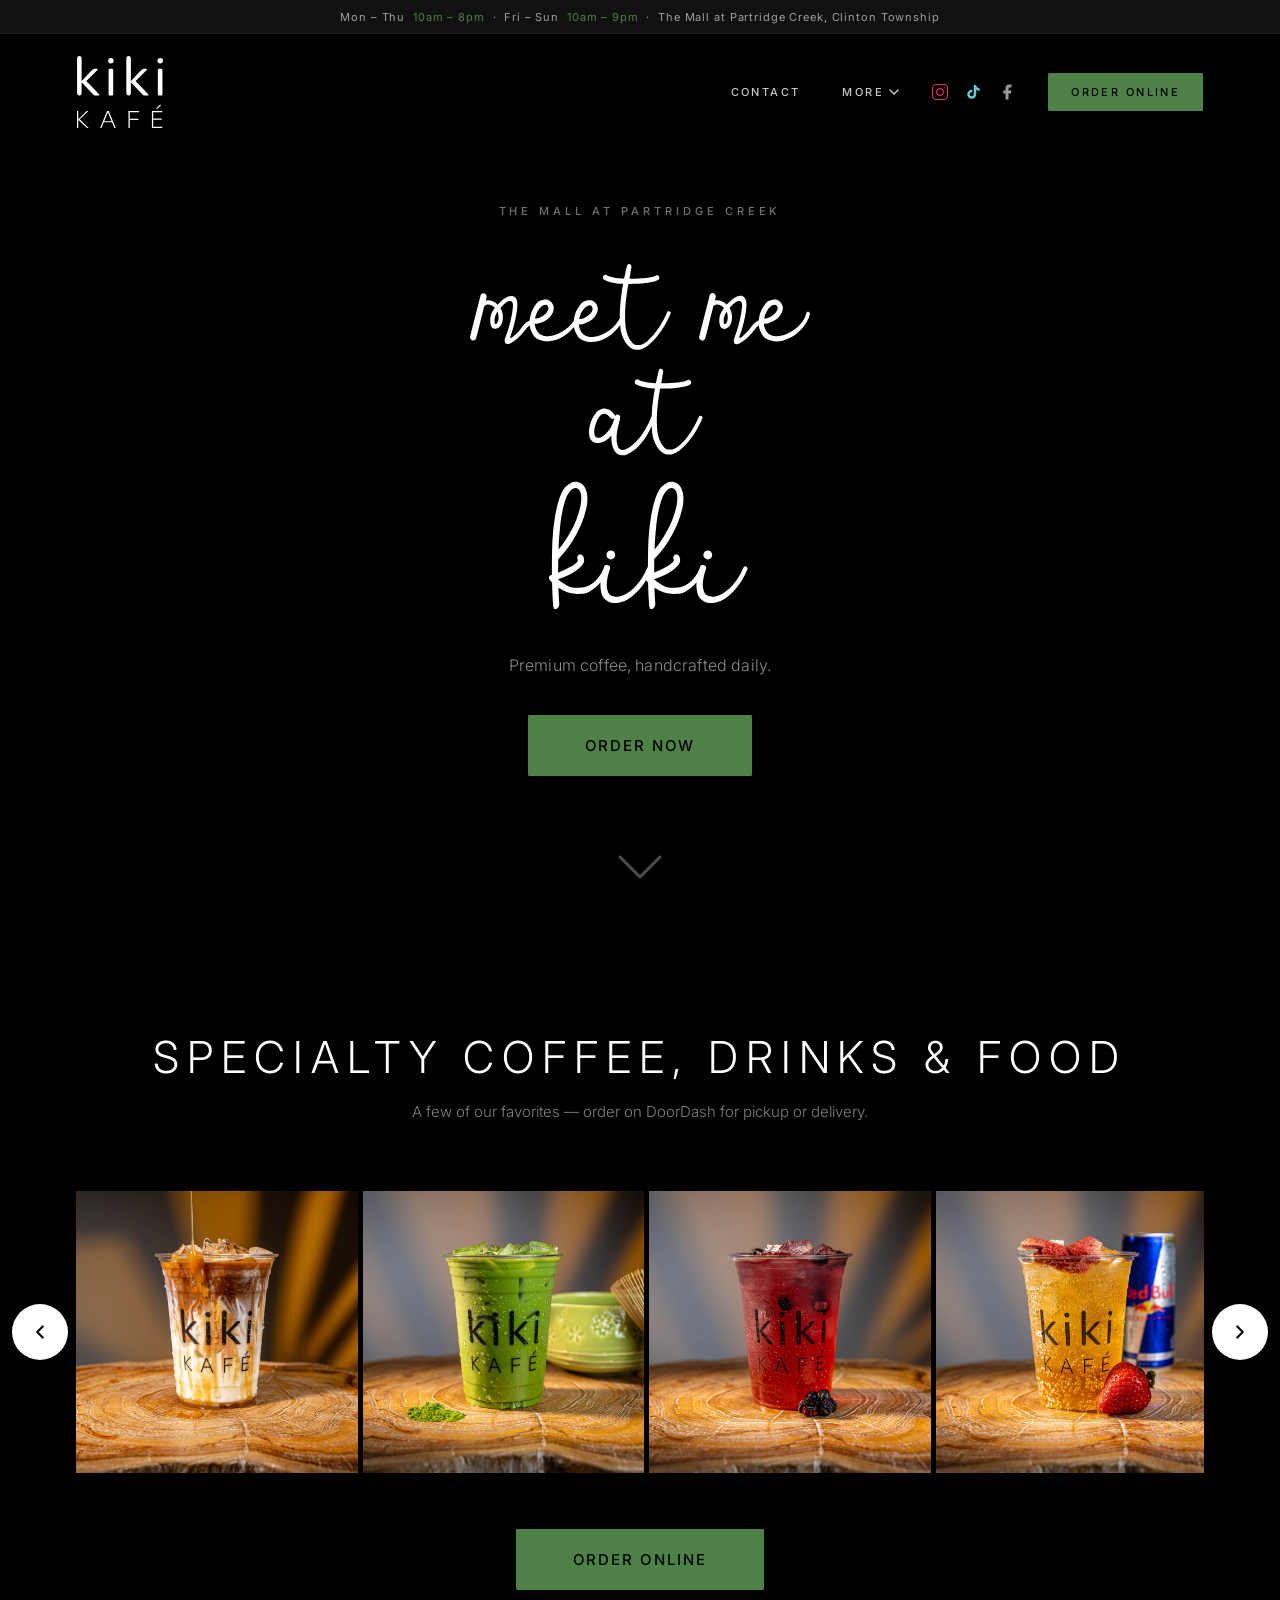
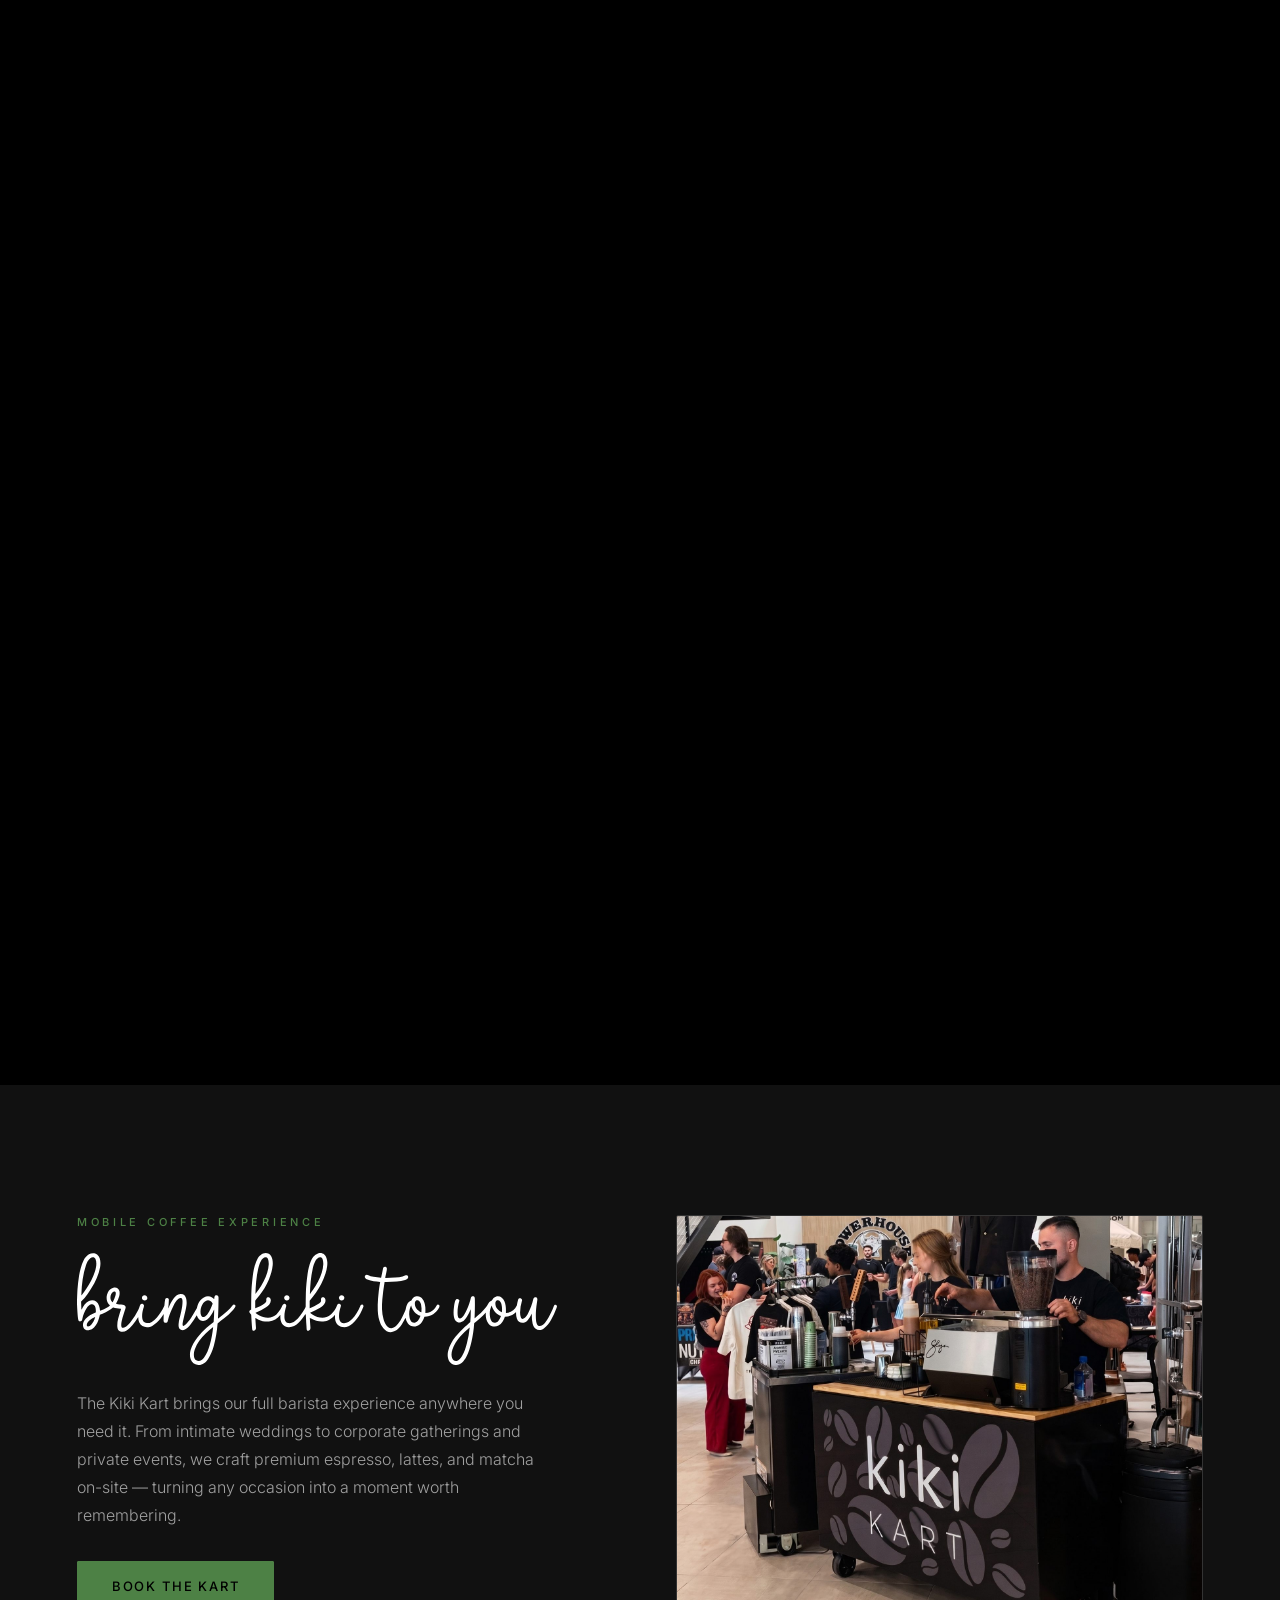
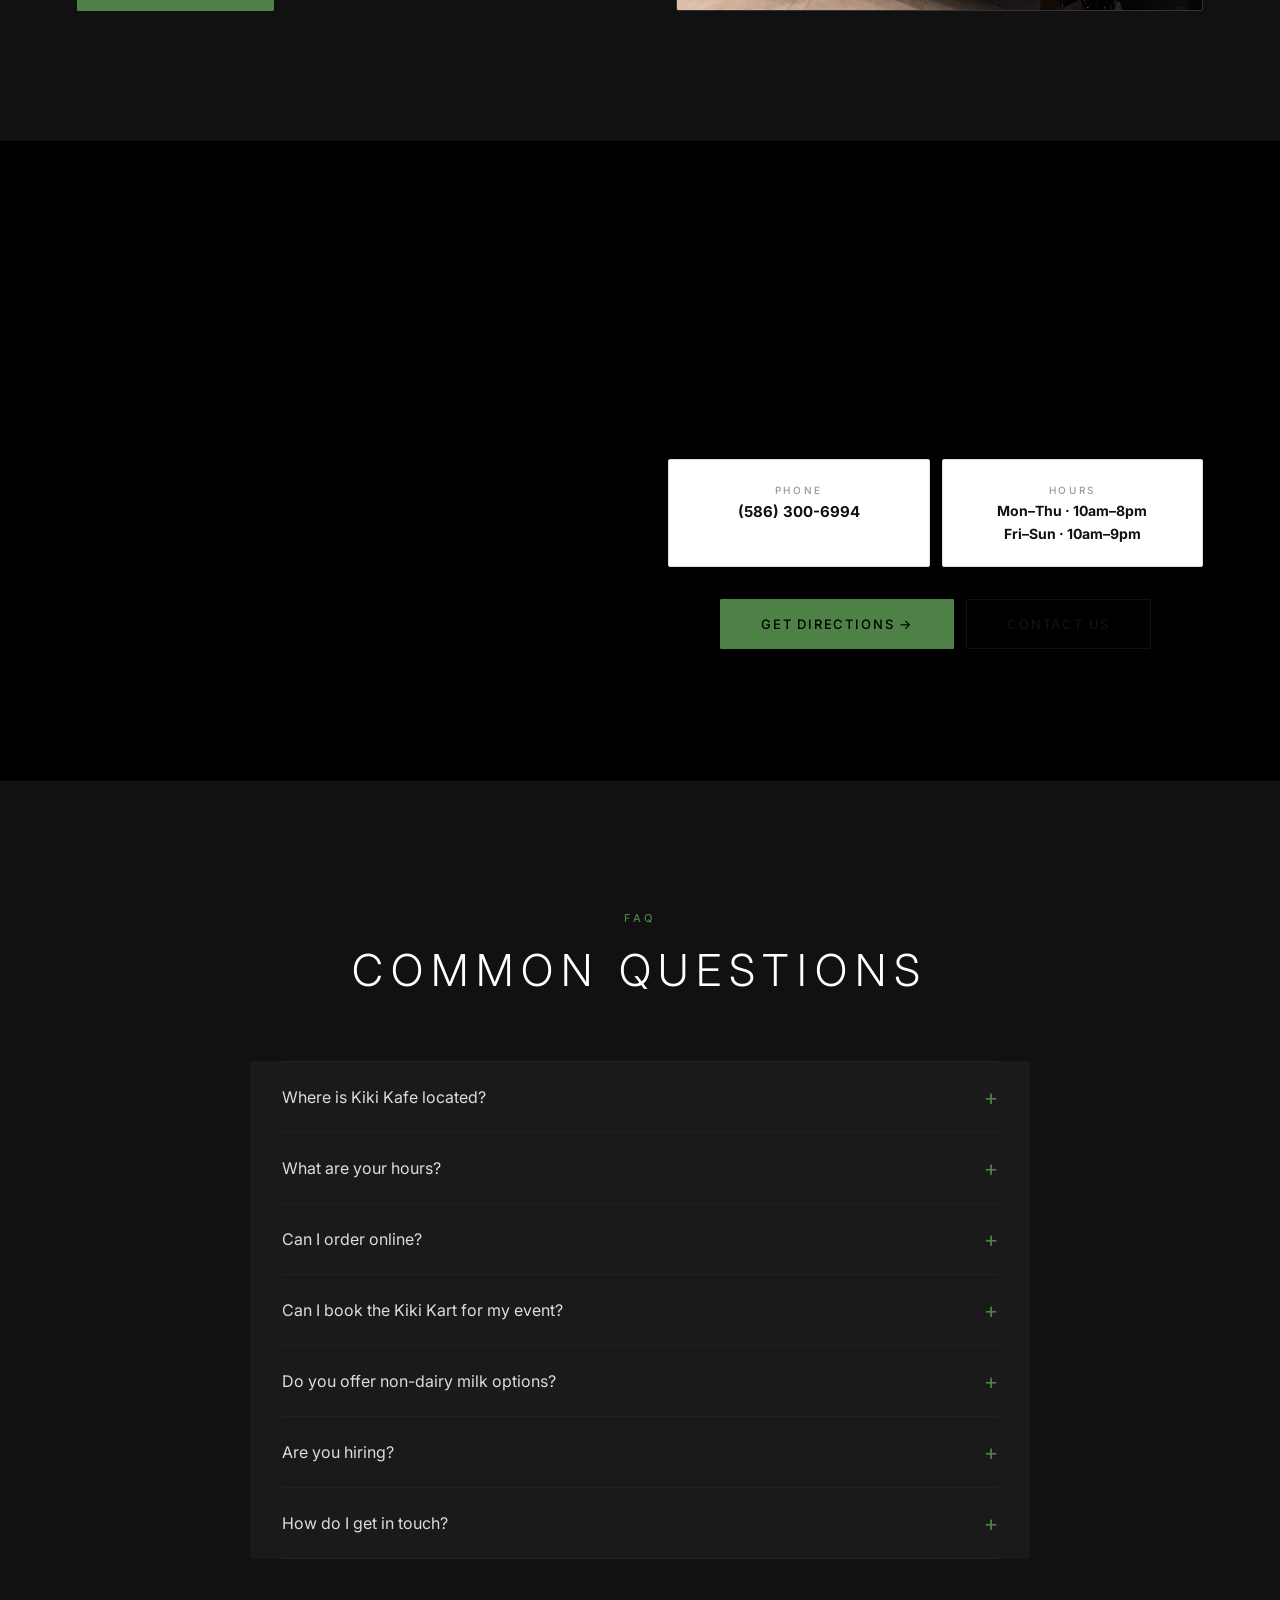
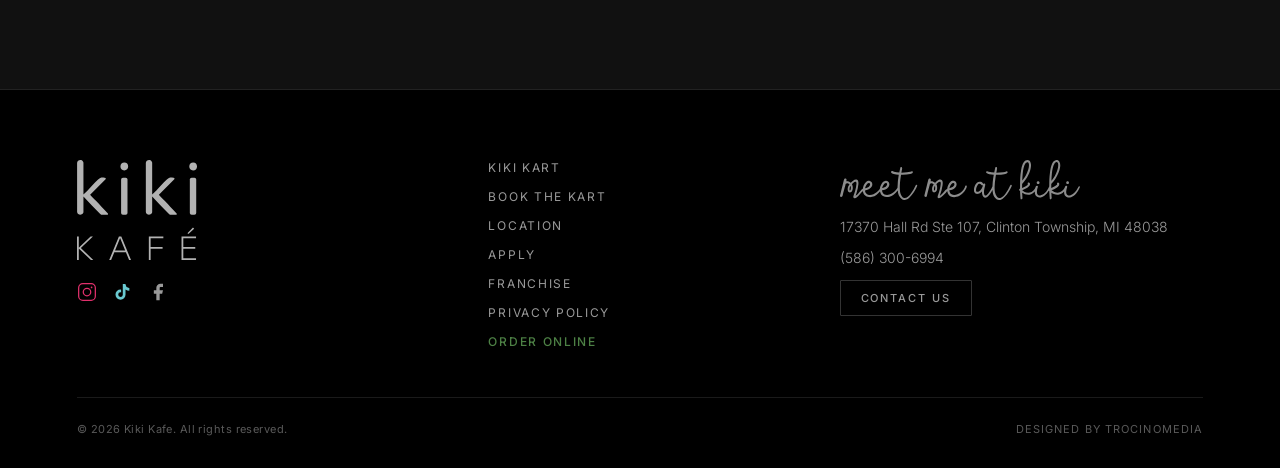
<file: index.html>
<!DOCTYPE html>
<html lang="en">
<head>
<meta charset="utf-8">
<meta name="viewport" content="width=device-width, initial-scale=1">
<title>Kiki Kafe | Premium Coffee Shop — Clinton Township, MI</title>
<link rel="preconnect" href="https://fonts.googleapis.com">
<link rel="preconnect" href="https://fonts.gstatic.com" crossorigin>
<link href="https://fonts.googleapis.com/css2?family=Inter:wght@300;400;500;600&family=Dancing+Script:wght@500;600;700&display=swap" rel="stylesheet">
<link rel="icon" href="uploads/favicon.svg" type="image/svg+xml">
<link rel="stylesheet" href="styles.css">
<meta name="description" content="Kiki Kafe is a premium coffee shop at The Mall at Partridge Creek in Clinton Township, MI. Handcrafted lattes, matcha, refreshers, pastries and more. Order online or visit us today.">
<link rel="canonical" href="https://kikikafe.net/">
<meta property="og:type" content="website">
<meta property="og:url" content="https://kikikafe.net/">
<meta property="og:site_name" content="Kiki Kafe">
<meta property="og:title" content="Kiki Kafe | Premium Coffee Shop — Clinton Township, MI">
<meta property="og:description" content="Handcrafted lattes, matcha, refreshers, and pastries at The Mall at Partridge Creek. Order online or visit us in Clinton Township, MI.">
<meta property="og:image" content="https://kikikafe.net/uploads/kiki-header_test_v2.png">
<meta name="twitter:card" content="summary_large_image">
<meta name="twitter:title" content="Kiki Kafe | Premium Coffee Shop — Clinton Township, MI">
<meta name="twitter:description" content="Handcrafted lattes, matcha, refreshers, and pastries at The Mall at Partridge Creek. Order online or visit us in Clinton Township, MI.">
<meta name="twitter:image" content="https://kikikafe.net/uploads/kiki-header_test_v2.png">
<meta name="theme-color" content="#000000">
<script type="application/ld+json">
{
  "@context": "https://schema.org",
  "@type": "CafeOrCoffeeShop",
  "name": "Kiki Kafe",
  "description": "Premium coffee shop at The Mall at Partridge Creek in Clinton Township, MI. Handcrafted lattes, matcha, refreshers, pastries and more.",
  "url": "https://kikikafe.net",
  "telephone": "+15863006994",
  "image": "https://kikikafe.net/uploads/kiki-header_test_v2.png",
  "logo": "https://kikikafe.net/uploads/Kiki-Logo.svg",
  "address": {
    "@type": "PostalAddress",
    "streetAddress": "17370 Hall Rd Ste 107",
    "addressLocality": "Clinton Township",
    "addressRegion": "MI",
    "postalCode": "48038",
    "addressCountry": "US"
  },
  "geo": {
    "@type": "GeoCoordinates",
    "latitude": 42.5868,
    "longitude": -82.9267
  },
  "openingHoursSpecification": [
    {
      "@type": "OpeningHoursSpecification",
      "dayOfWeek": ["Monday","Tuesday","Wednesday","Thursday"],
      "opens": "10:00",
      "closes": "20:00"
    },
    {
      "@type": "OpeningHoursSpecification",
      "dayOfWeek": ["Friday","Saturday","Sunday"],
      "opens": "10:00",
      "closes": "21:00"
    }
  ],
  "servesCuisine": ["Coffee","Espresso","Matcha","Pastries"],
  "priceRange": "$$",
  "sameAs": [
    "https://www.instagram.com/meetmeatkiki",
    "https://www.tiktok.com/@meetmeatkiki"
  ]
}
</script>
</head>
<body>

<!-- ===== HOURS BANNER ===== -->
<div id="hours-banner">
  <p>Mon – Thu &nbsp;<span class="banner-hours">10am – 8pm</span>&nbsp;&nbsp;·&nbsp;&nbsp;Fri – Sun &nbsp;<span class="banner-hours">10am – 9pm</span><span class="banner-loc">&nbsp;&nbsp;·&nbsp;&nbsp;The Mall at Partridge Creek, Clinton Township</span></p>
</div>

<!-- ===== NAV ===== -->
<header id="site-header" style="position:fixed; top:34px; left:0; right:0; z-index:100; display:flex; align-items:center; justify-content:space-between; padding:22px 6vw; background:transparent; transition:background .4s ease, padding .4s ease, border-color .4s ease; border-bottom:1px solid rgba(255,255,255,0);">
  <a href="#top" style="display:flex; align-items:center; text-decoration:none;">
    <img id="header-logo" src="uploads/Kiki-Logo.svg" alt="Kiki Kafe" style="height:72px; width:auto; display:block;">
  </a>
  <nav style="display:flex; align-items:center; gap:32px;">
    <div data-nav-text style="display:flex; align-items:center; gap:42px;">
      <a href="#location" class="nav-link" style="text-decoration:none; font-size:11px; font-weight:500; letter-spacing:.22em; text-transform:uppercase;">Contact</a>
      <div class="nav-dropdown">
        <button class="nav-dropdown-trigger">More <svg width="10" height="6" viewBox="0 0 10 6" fill="none" aria-hidden="true"><path d="M1 1l4 4 4-4" stroke="currentColor" stroke-width="1.5" stroke-linecap="round" stroke-linejoin="round"/></svg></button>
        <div class="nav-dropdown-menu">
          <a href="book-kart.html" class="nav-dropdown-item">Book Kiki Kart</a>
          <a href="franchise.html" class="nav-dropdown-item">Franchise</a>
          <a href="apply.html" class="nav-dropdown-item">Apply</a>
        </div>
      </div>
    </div>
    <div data-nav-social style="display:flex; align-items:center; gap:16px;">
      <a href="https://www.instagram.com/meetmeatkiki" target="_blank" rel="noopener" class="social-icon" aria-label="Instagram">
        <svg xmlns="http://www.w3.org/2000/svg" width="18" height="18" viewBox="0 0 24 24" fill="none" stroke="currentColor" stroke-width="1.5" stroke-linecap="round" stroke-linejoin="round"><rect x="2" y="2" width="20" height="20" rx="5"/><circle cx="12" cy="12" r="4.5"/><circle cx="17.5" cy="6.5" r="1" fill="currentColor" stroke="none"/></svg>
      </a>
      <a href="https://www.tiktok.com/@meetmeatkiki" target="_blank" rel="noopener" class="social-icon" aria-label="TikTok">
        <svg xmlns="http://www.w3.org/2000/svg" width="17" height="18" viewBox="0 0 24 24" fill="currentColor"><path d="M19.59 6.69a4.83 4.83 0 01-3.77-4.25V2h-3.45v13.67a2.89 2.89 0 01-2.88 2.5 2.89 2.89 0 01-2.89-2.89 2.89 2.89 0 012.89-2.89c.28 0 .54.04.79.1V9.01a6.27 6.27 0 00-.79-.05 6.34 6.34 0 00-6.34 6.34 6.34 6.34 0 006.34 6.34 6.34 6.34 0 006.33-6.34V8.89a8.27 8.27 0 004.84 1.54V6.97a4.85 4.85 0 01-1.07-.28z"/></svg>
      </a>
      <a href="https://www.facebook.com/profile.php?id=61591747330478" target="_blank" rel="noopener" class="social-icon" aria-label="Facebook">
        <svg xmlns="http://www.w3.org/2000/svg" width="18" height="18" viewBox="0 0 24 24" fill="currentColor"><path d="M18 2h-3a5 5 0 0 0-5 5v3H7v4h3v8h4v-8h3l1-4h-4V7a1 1 0 0 1 1-1h3z"/></svg>
      </a>
    </div>
    <a href="https://order.online/store/-35180447?hideModal=true" target="_blank" rel="noopener" class="btn-order" style="text-decoration:none; font-size:11px; font-weight:500; letter-spacing:.22em; text-transform:uppercase; padding:11px 22px; border:1px solid #4d8145; border-radius:1px; white-space:nowrap;">Order&nbsp;Online</a>
    <button class="hamburger" id="hamburger-btn" aria-label="Open menu"><span></span><span></span><span></span></button>
  </nav>
</header>

<!-- ===== HERO ===== -->
<section id="top" style="position:relative; min-height:100vh; display:flex; align-items:center; justify-content:center; text-align:center; padding:160px 6vw 80px; background-color:#000;">
  <video autoplay muted loop playsinline preload="metadata" style="position:absolute; inset:0; width:100%; height:100%; object-fit:cover; z-index:0;">
    <source src="uploads/Web-Banner-Video.mp4" type="video/mp4">
  </video>
  <div style="position:absolute; inset:0; background:linear-gradient(180deg, rgba(0,0,0,.55) 0%, rgba(0,0,0,.5) 40%, rgba(0,0,0,.82) 100%); z-index:1;"></div>
  <div style="position:absolute; inset:0; background:radial-gradient(ellipse 70% 60% at 50% 45%, transparent 0%, rgba(0,0,0,.45) 100%); pointer-events:none; z-index:1;"></div>
  <div style="position:relative; z-index:2; max-width:900px; display:flex; flex-direction:column; align-items:center; gap:26px;">
    <span style="font-size:11px; font-weight:500; letter-spacing:.36em; text-transform:uppercase; color:rgba(255,255,255,.45);">The Mall At Partridge Creek</span>
    <h1 style="margin:20px 0; line-height:0;">
      <img src="uploads/meet-me-at-kiki.svg" alt="Meet Me At Kiki" style="width:min(340px,52vw); height:auto; display:block; filter:brightness(0) invert(1);">
    </h1>
    <p style="margin:0; font-family:'Inter',sans-serif; font-weight:300; font-size:16px; color:rgba(255,255,255,.55); letter-spacing:.01em;">Premium coffee, handcrafted daily.</p>
    <div style="display:flex; flex-direction:column; align-items:center; gap:14px; margin-top:14px;">
      <a href="https://order.online/store/-35180447?hideModal=true" target="_blank" rel="noopener" class="btn-primary" style="text-decoration:none; min-width:200px; text-align:center; background:#4d8145; color:#000; font-weight:500; font-size:15px; letter-spacing:.14em; text-transform:uppercase; padding:20px 56px; border:1px solid #4d8145; border-radius:1px;">Order Now</a>
    </div>
  </div>
  <div style="position:absolute; bottom:0; left:0; right:0; height:35%; background:linear-gradient(to bottom, transparent, #000); z-index:1; pointer-events:none;"></div>
  <div style="position:absolute; bottom:15px; left:50%; transform:translateX(-50%); color:rgba(255,255,255,.3); z-index:2;">
    <svg width="44" height="26" viewBox="0 0 22 13" fill="none" xmlns="http://www.w3.org/2000/svg"><path d="M1 1L11 11L21 1" stroke="currentColor" stroke-width="1.5" stroke-linecap="round" stroke-linejoin="round"/></svg>
  </div>
</section>

<!-- ===== MENU HIGHLIGHTS ===== -->
<section id="menu" style="padding:130px 0 0; background:#000;">
  <div class="reveal" style="position:relative; z-index:2; text-align:center; margin-bottom:70px; padding:0 6vw; display:flex; flex-direction:column; align-items:center; gap:18px;">
    <h2 style="margin:0; font-weight:300; font-size:clamp(28px,4vw,44px); letter-spacing:.18em; text-transform:uppercase; color:#fff;">Specialty Coffee, Drinks & Food</h2>
    <p style="margin:0; font-weight:300; font-size:15px; color:rgba(255,255,255,.5);">A few of our favorites — order on DoorDash for pickup or delivery.</p>
  </div>
  <div class="menu-scroll-wrap reveal">

    <button class="menu-arrow prev" id="menu-prev" aria-label="Previous">
      <svg width="22" height="22" viewBox="0 0 24 24" fill="none" stroke="currentColor" stroke-width="2.5" stroke-linecap="round" stroke-linejoin="round"><polyline points="15 18 9 12 15 6"/></svg>
    </button>

    <div data-grid="menu-photo" id="menu-track" style="display:flex; gap:5px; padding:0 5vw; overflow-x:auto; -webkit-overflow-scrolling:touch; scroll-snap-type:x mandatory; flex:1; min-width:0;">

      <a href="https://order.online/store/-35180447?hideModal=true" class="menu-photo-item">
        <img src="uploads/menu/Caramel-Macchiato_3_2000px_72dpi.jpg" alt="Espresso Bar at Kiki Kafe" loading="lazy" width="2000" height="2000">
        <div class="menu-photo-overlay"><span>Espresso Bar</span><p>Lattes, cappuccinos & signature espresso drinks</p></div>
      </a>

      <a href="https://order.online/store/-35180447?hideModal=true" class="menu-photo-item">
        <img src="uploads/menu/Matcha_Iced_2000px_72dpi.jpg" alt="Matcha at Kiki Kafe" loading="lazy" width="2000" height="2000">
        <div class="menu-photo-overlay"><span>Matcha</span><p>Ceremonial-grade green tea lattes, iced or hot</p></div>
      </a>

      <a href="https://order.online/store/-35180447?hideModal=true" class="menu-photo-item">
        <img src="uploads/menu/Refresher_Purpul-Haze_2000px_72dpi.jpg" alt="Refreshers at Kiki Kafe" loading="lazy" width="2000" height="2000">
        <div class="menu-photo-overlay"><span>Refreshers</span><p>Fruit-forward iced coolers, caffeine-free</p></div>
      </a>

      <a href="https://order.online/store/-35180447?hideModal=true" class="menu-photo-item">
        <img src="uploads/menu/Red-Bull-Infusion_Strawberry-Vanilla_2000px_72dpi.jpg" alt="Red Bull Infusions at Kiki Kafe" loading="lazy" width="2000" height="2000">
        <div class="menu-photo-overlay"><span>Red Bull Infusions</span><p>Energy drinks mixed with fruit & bold flavors</p></div>
      </a>

      <a href="https://order.online/store/-35180447?hideModal=true" class="menu-photo-item">
        <img src="uploads/menu/Sandwich_Mozz-Garden_2000px_72dpi.jpg" alt="Sandwiches at Kiki Kafe" loading="lazy" width="2000" height="2000">
        <div class="menu-photo-overlay"><span>Sandwiches</span><p>Fresh sandwiches on artisan bread, made to order</p></div>
      </a>

      <a href="https://order.online/store/-35180447?hideModal=true" class="menu-photo-item">
        <img src="uploads/menu/Croissant_Nutella_2000px_72dpi.jpg" alt="Pastries at Kiki Kafe" loading="lazy" width="2000" height="2000">
        <div class="menu-photo-overlay"><span>Pastries</span><p>Croissants, danishes, bagels, scones & more</p></div>
      </a>

      <a href="https://order.online/store/-35180447?hideModal=true" class="menu-photo-item">
        <img src="uploads/menu/Tirimisu_4_2000px_72dpi.jpg" alt="Desserts at Kiki Kafe" loading="lazy" width="2000" height="2000">
        <div class="menu-photo-overlay"><span>Desserts</span><p>Cheesecake, cake pops & indulgent sweet bites</p></div>
      </a>

      <a href="https://order.online/store/-35180447?hideModal=true" class="menu-photo-item">
        <img src="uploads/menu/Acai-Bowl_Matcha_2000px_72dpi.jpg" alt="Acaí Bowls at Kiki Kafe" loading="lazy" width="2000" height="2000">
        <div class="menu-photo-overlay"><span>Acaí Bowls</span><p>Fresh acaí topped with fruit, granola & more</p></div>
      </a>

    </div>

    <button class="menu-arrow next" id="menu-next" aria-label="Next">
      <svg width="22" height="22" viewBox="0 0 24 24" fill="none" stroke="currentColor" stroke-width="2.5" stroke-linecap="round" stroke-linejoin="round"><polyline points="9 18 15 12 9 6"/></svg>
    </button>

  </div>
  <div class="menu-cta-wrap" style="display:flex; justify-content:center; align-items:center; flex-wrap:wrap; gap:14px; margin-top:56px; padding:0 6vw 72px;">
    <a href="https://order.online/store/-35180447?hideModal=true" target="_blank" rel="noopener" class="btn-primary" style="text-decoration:none; text-align:center; background:#4d8145; color:#000; font-weight:500; font-size:15px; letter-spacing:.14em; text-transform:uppercase; padding:20px 56px; border:1px solid #4d8145; border-radius:1px;">Order Online</a>
  </div>
</section>

<!-- ===== REVIEWS ===== -->
<section id="reviews" style="padding:130px 6vw; background:url('uploads/Kiki-Coffee-Bean_BG_Light.jpg') center/cover fixed;">
  <div style="max-width:1180px; margin:0 auto;">

    <div class="reveal" style="text-align:center; margin-bottom:60px; display:flex; flex-direction:column; align-items:center; gap:14px;">
      <svg width="28" height="28" viewBox="0 0 24 24" xmlns="http://www.w3.org/2000/svg" aria-label="Google">
        <path d="M22.56 12.25c0-.78-.07-1.53-.2-2.25H12v4.26h5.92c-.26 1.37-1.04 2.53-2.21 3.31v2.77h3.57c2.08-1.92 3.28-4.74 3.28-8.09z" fill="#4285F4"/>
        <path d="M12 23c2.97 0 5.46-.98 7.28-2.66l-3.57-2.77c-.98.66-2.23 1.06-3.71 1.06-2.86 0-5.29-1.93-6.16-4.53H2.18v2.84C3.99 20.53 7.7 23 12 23z" fill="#34A853"/>
        <path d="M5.84 14.09c-.22-.66-.35-1.36-.35-2.09s.13-1.43.35-2.09V7.07H2.18C1.43 8.55 1 10.22 1 12s.43 3.45 1.18 4.93l2.85-2.22.81-.62z" fill="#FBBC05"/>
        <path d="M12 5.38c1.62 0 3.06.56 4.21 1.64l3.15-3.15C17.45 2.09 14.97 1 12 1 7.7 1 3.99 3.47 2.18 7.07l3.66 2.84c.87-2.6 3.3-4.53 6.16-4.53z" fill="#EA4335"/>
      </svg>
      <div style="font-size:20px; letter-spacing:4px; color:#e6a800;">★★★★★</div>
      <span style="font-size:11px; font-weight:500; letter-spacing:.34em; text-transform:uppercase; color:#4d8145;">Reviews</span>
      <h2 style="margin:0; font-weight:300; font-size:clamp(28px,4vw,44px); letter-spacing:.18em; text-transform:uppercase; color:#111;">What People Are Saying</h2>
    </div>

    <div class="reveal">

      <div id="review-track" style="display:flex; align-items:stretch; gap:20px; padding:0 5vw; overflow-x:auto; -webkit-overflow-scrolling:touch; scroll-snap-type:x mandatory; scrollbar-width:none;">

        <div class="review-card" style="background:#fff; border-color:#e0dbd4;">
          <div style="font-size:17px; letter-spacing:3px; color:#e6a800;">★★★★★</div>
          <p style="margin:0; font-weight:300; font-size:14px; line-height:1.85; color:rgba(0,0,0,.65);">"The coffee here is amazing. I always get their cookie butter iced latte. But their sandwiches... are amazing!!! Every time I come here, I always get their Smoke Bird sandwich. Hospitality is amazing, service is amazing, and their seating is perfect. It's my favorite study place."</p>
          <div style="margin-top:auto; padding-top:20px; border-top:1px solid #e0dbd4; display:flex; flex-direction:column; gap:3px;">
            <span style="font-size:13px; font-weight:500; color:#111;">Randal S.</span>
            <span style="font-size:10px; font-weight:400; letter-spacing:.1em; text-transform:uppercase; color:rgba(0,0,0,.4);">Google Review</span>
          </div>
        </div>

        <div class="review-card" style="background:#fff; border-color:#e0dbd4;">
          <div style="font-size:17px; letter-spacing:3px; color:#e6a800;">★★★★★</div>
          <p style="margin:0; font-weight:300; font-size:14px; line-height:1.85; color:rgba(0,0,0,.65);">"This place is 10/10!! The vibes in this cafe are unreal and feels like home. We tried the Kiki special hot latte, ice brown sugar shaken espresso, 3 of the refreshers and couldn't choose which one was my favorite. Everything here was amazing."</p>
          <div style="margin-top:auto; padding-top:20px; border-top:1px solid #e0dbd4; display:flex; flex-direction:column; gap:3px;">
            <span style="font-size:13px; font-weight:500; color:#111;">MaryAnn N.</span>
            <span style="font-size:10px; font-weight:400; letter-spacing:.1em; text-transform:uppercase; color:rgba(0,0,0,.4);">Google Review</span>
          </div>
        </div>

        <div class="review-card" style="background:#fff; border-color:#e0dbd4;">
          <div style="font-size:17px; letter-spacing:3px; color:#e6a800;">★★★★★</div>
          <p style="margin:0; font-weight:300; font-size:14px; line-height:1.85; color:rgba(0,0,0,.65);">"I love this place! The staff is always so friendly, the drinks are great, and it's beautifully decorated. Tony took great care of us. Got the oat milk brown butter draft latte which was heavenly and the caramelized banana latte was sooo good. Let's go Kiki 😎 10/10"</p>
          <div style="margin-top:auto; padding-top:20px; border-top:1px solid #e0dbd4; display:flex; flex-direction:column; gap:3px;">
            <span style="font-size:13px; font-weight:500; color:#111;">Corey R.</span>
            <span style="font-size:10px; font-weight:400; letter-spacing:.1em; text-transform:uppercase; color:rgba(0,0,0,.4);">Google Review</span>
          </div>
        </div>

        <div class="review-card" style="background:#fff; border-color:#e0dbd4;">
          <div style="font-size:17px; letter-spacing:3px; color:#e6a800;">★★★★★</div>
          <p style="margin:0; font-weight:300; font-size:14px; line-height:1.85; color:rgba(0,0,0,.65);">"A 10/10 experience at KIKI KAFÉ! This local casual spot has a beautiful cozy ambiance, plenty of comfortable seating, and FANTASTIC customer service. The Oat draft and honey turkey on sourdough sandwich were delicious and beautifully presented. A wonderful addition to Clinton Township. Highly recommend!"</p>
          <div style="margin-top:auto; padding-top:20px; border-top:1px solid #e0dbd4; display:flex; flex-direction:column; gap:3px;">
            <span style="font-size:13px; font-weight:500; color:#111;">Michael U.</span>
            <span style="font-size:10px; font-weight:400; letter-spacing:.1em; text-transform:uppercase; color:rgba(0,0,0,.4);">Google Review</span>
          </div>
        </div>

        <div class="review-card" style="background:#fff; border-color:#e0dbd4;">
          <div style="font-size:17px; letter-spacing:3px; color:#e6a800;">★★★★★</div>
          <p style="margin:0; font-weight:300; font-size:14px; line-height:1.85; color:rgba(0,0,0,.65);">"Habibi come to Kiki :) Was never a big fan of coffee, but Kiki has officially changed my mind. Truly the best coffee I have tried. They have many drink options and desserts!! The staff are amazing and always give you a good experience with their great attitude."</p>
          <div style="margin-top:auto; padding-top:20px; border-top:1px solid #e0dbd4; display:flex; flex-direction:column; gap:3px;">
            <span style="font-size:13px; font-weight:500; color:#111;">Dima I.</span>
            <span style="font-size:10px; font-weight:400; letter-spacing:.1em; text-transform:uppercase; color:rgba(0,0,0,.4);">Google Review</span>
          </div>
        </div>

        <div class="review-card" style="background:#fff; border-color:#e0dbd4;">
          <div style="font-size:17px; letter-spacing:3px; color:#e6a800;">★★★★★</div>
          <p style="margin:0; font-weight:300; font-size:14px; line-height:1.85; color:rgba(0,0,0,.65);">"Kiki Cafe has honestly become one of my favorite spots to go to. The owners are so sweet and actually take the time to talk to you and make you feel welcomed. The cafe is always really clean and cozy, and everything I've tried has been so good. I always enjoy coming here and definitely recommend it!"</p>
          <div style="margin-top:auto; padding-top:20px; border-top:1px solid #e0dbd4; display:flex; flex-direction:column; gap:3px;">
            <span style="font-size:13px; font-weight:500; color:#111;">Marina Y.</span>
            <span style="font-size:10px; font-weight:400; letter-spacing:.1em; text-transform:uppercase; color:rgba(0,0,0,.4);">Google Review</span>
          </div>
        </div>

        <div class="review-card" style="background:#fff; border-color:#e0dbd4;">
          <div style="font-size:17px; letter-spacing:3px; color:#e6a800;">★★★★★</div>
          <p style="margin:0; font-weight:300; font-size:14px; line-height:1.85; color:rgba(0,0,0,.65);">"Kiki Cafe is an absolute gem! The coffee is spot on, and the food was genuinely delicious. What really makes the experience special is the staff — so welcoming, with big bright smiles that make you feel right at home. There's also plenty of seating, creating a warm, relaxing environment. Highly recommend!"</p>
          <div style="margin-top:auto; padding-top:20px; border-top:1px solid #e0dbd4; display:flex; flex-direction:column; gap:3px;">
            <span style="font-size:13px; font-weight:500; color:#111;">John K.</span>
            <span style="font-size:10px; font-weight:400; letter-spacing:.1em; text-transform:uppercase; color:rgba(0,0,0,.4);">Google Review</span>
          </div>
        </div>

        <div class="review-card" style="background:#fff; border-color:#e0dbd4;">
          <div style="font-size:17px; letter-spacing:3px; color:#e6a800;">★★★★★</div>
          <p style="margin:0; font-weight:300; font-size:14px; line-height:1.85; color:rgba(0,0,0,.65);">"I usually do not write reviews, but this place is actually insane. Every single coffee drink I've gotten has been so good and the food is unreal. I would definitely give it a try and recommend it to everybody."</p>
          <div style="margin-top:auto; padding-top:20px; border-top:1px solid #e0dbd4; display:flex; flex-direction:column; gap:3px;">
            <span style="font-size:13px; font-weight:500; color:#111;">Ella R.</span>
            <span style="font-size:10px; font-weight:400; letter-spacing:.1em; text-transform:uppercase; color:rgba(0,0,0,.4);">Google Review</span>
          </div>
        </div>

      </div>

      <div style="display:flex; justify-content:center; gap:12px; margin-top:32px;">
        <button id="review-prev" class="menu-arrow" style="position:static;" aria-label="Previous review">
          <svg width="22" height="22" viewBox="0 0 24 24" fill="none" stroke="currentColor" stroke-width="2.5" stroke-linecap="round" stroke-linejoin="round"><polyline points="15 18 9 12 15 6"/></svg>
        </button>
        <button id="review-next" class="menu-arrow" style="position:static;" aria-label="Next review">
          <svg width="22" height="22" viewBox="0 0 24 24" fill="none" stroke="currentColor" stroke-width="2.5" stroke-linecap="round" stroke-linejoin="round"><polyline points="9 18 15 12 9 6"/></svg>
        </button>
      </div>

    </div>

    <div class="reveal" style="display:flex; justify-content:center; margin-top:52px;">
      <a href="https://www.google.com/maps/search/Kiki+Kafe+Clinton+Township+MI" target="_blank" rel="noopener" class="btn-outline-gold" style="text-decoration:none; background:#4d8145; color:#000; font-weight:500; font-size:13px; letter-spacing:.14em; text-transform:uppercase; padding:16px 40px; border:1px solid #4d8145; border-radius:1px;">Read All Reviews on Google →</a>
    </div>

  </div>
</section>

<!-- ===== KIKI KART ===== -->
<section id="kart" style="background:#111; padding:130px 6vw;">
  <div data-grid="two-col" style="max-width:1180px; margin:0 auto; display:grid; grid-template-columns:1fr 1fr; gap:72px; align-items:center;">
    <div class="reveal" style="display:flex; flex-direction:column; gap:24px;">
      <span style="font-size:11px; font-weight:500; letter-spacing:.34em; text-transform:uppercase; color:#4d8145;">Mobile Coffee Experience</span>
      <h2 style="margin:0; line-height:0;">
        <img src="uploads/bring-kiki-to-you.svg" alt="Bring Kiki To You" style="width:100%; max-width:480px; height:auto; display:block; filter:brightness(0) invert(1);">
      </h2>
      <p style="margin:0; font-weight:300; font-size:16px; line-height:1.75; color:rgba(255,255,255,.6); max-width:460px;">The Kiki Kart brings our full barista experience anywhere you need it. From intimate weddings to corporate gatherings and private events, we craft premium espresso, lattes, and matcha on-site — turning any occasion into a moment worth remembering.</p>
      <a href="book-kart.html" class="btn-primary" style="align-self:flex-start; margin-top:8px; text-decoration:none; background:#4d8145; color:#000; font-weight:500; font-size:13px; letter-spacing:.14em; text-transform:uppercase; padding:16px 34px; border:1px solid #4d8145; border-radius:1px;">Book the Kart</a>
    </div>
    <div style="aspect-ratio:4/3; border:1px solid #333; border-radius:2px; overflow:hidden;">
      <img src="uploads/kiki-kart.jpg" alt="The Kiki Kart serving coffee at an event" style="width:100%; height:100%; object-fit:cover; display:block;">
    </div>
  </div>
</section>

<!-- ===== LOCATION ===== -->
<section id="location" style="padding:100px 6vw; background:url('uploads/Kiki-Coffee-Bean_BG_Light.jpg') center/cover fixed;">
  <div data-grid="location" style="max-width:1160px; margin:0 auto; display:grid; grid-template-columns:1fr 1fr; gap:56px; align-items:center;">

    <!-- Map -->
    <div class="reveal" style="border-radius:4px; overflow:hidden; box-shadow:0 4px 32px rgba(0,0,0,.12);">
      <iframe src="https://www.google.com/maps/embed?pb=!1m18!1m12!1m3!1d733.920300188347!2d-82.94839363821244!3d42.62571673192556!2m3!1f0!2f0!3f0!3m2!1i1024!2i768!4f13.1!3m3!1m2!1s0x8824dfda7caa2d97%3A0x6a7cdface83f5beb!2sKIKI%20KAF%C3%89!5e0!3m2!1sen!2sus!4v1784764868008!5m2!1sen!2sus" width="100%" height="440" style="display:block; border:0;" allowfullscreen="" loading="lazy" referrerpolicy="strict-origin-when-cross-origin"></iframe>
    </div>

    <!-- Info -->
    <div class="reveal reveal-d1" style="display:flex; flex-direction:column; gap:32px; align-items:center; text-align:center;">

      <div style="display:flex; flex-direction:column; align-items:center; gap:12px;">
        <span style="font-size:11px; font-weight:500; letter-spacing:.34em; text-transform:uppercase; color:rgba(0,0,0,.4);">Visit Us @</span>
        <img src="uploads/partridge-creek-logo.svg" alt="The Mall at Partridge Creek" style="height:clamp(44px,5vw,60px); width:auto; display:block;">
        <p style="margin:0; font-weight:300; font-size:16px; line-height:1.6; color:rgba(0,0,0,.6);">17370 Hall Rd Ste 107, Clinton Township, MI 48038</p>
        <p style="margin:0; font-weight:300; font-size:14px; color:rgba(0,0,0,.4);">Next to HopCat &amp; California Pizza Kitchen</p>
      </div>

      <div data-grid="location-info" style="display:grid; grid-template-columns:1fr 1fr; gap:12px; width:100%;">
        <div style="background:#fff; border:1px solid #e0dbd4; border-radius:2px; padding:24px 20px; display:flex; flex-direction:column; gap:6px;">
          <span style="font-size:10px; font-weight:500; letter-spacing:.26em; text-transform:uppercase; color:rgba(0,0,0,.4);">Phone</span>
          <a href="tel:+15863006994" style="text-decoration:none; font-weight:700; font-size:15px; color:#111;">(586) 300-6994</a>
        </div>
        <div style="background:#fff; border:1px solid #e0dbd4; border-radius:2px; padding:24px 20px; display:flex; flex-direction:column; gap:6px;">
          <span style="font-size:10px; font-weight:500; letter-spacing:.26em; text-transform:uppercase; color:rgba(0,0,0,.4);">Hours</span>
          <span style="font-weight:700; font-size:14px; color:#111;">Mon–Thu · 10am–8pm</span>
          <span style="font-weight:700; font-size:14px; color:#111;">Fri–Sun · 10am–9pm</span>
        </div>
      </div>

      <div style="display:flex; gap:12px; flex-wrap:wrap; justify-content:center;">
        <a href="https://www.google.com/maps/dir/?api=1&destination=Kiki+Kaf%C3%A9,+17370+Hall+Rd+Ste+107,+Clinton+Township,+MI+48038" target="_blank" rel="noopener" class="btn-directions" style="text-decoration:none; font-weight:500; font-size:13px; letter-spacing:.14em; text-transform:uppercase; padding:16px 40px; border-radius:1px; display:inline-block; text-align:center;">Get Directions →</a>
        <button id="contact-modal-open" class="btn-ghost" style="font-family:'Inter',sans-serif; font-weight:500; font-size:13px; letter-spacing:.14em; text-transform:uppercase; padding:16px 40px; border:1px solid #111; border-radius:1px; color:#111; background:transparent; cursor:pointer;">Contact Us</button>
      </div>

    </div>

  </div>
</section>

<!-- ===== FAQ ===== -->
<section id="faq" style="padding:130px 6vw; background:#111;">
  <div style="max-width:780px; margin:0 auto;">
    <div class="reveal" style="text-align:center; margin-bottom:64px; display:flex; flex-direction:column; align-items:center; gap:18px;">
      <span style="font-size:11px; font-weight:500; letter-spacing:.34em; text-transform:uppercase; color:#4d8145;">FAQ</span>
      <h2 style="margin:0; font-weight:300; font-size:clamp(28px,4vw,44px); letter-spacing:.18em; text-transform:uppercase; color:#fff;">Common Questions</h2>
    </div>
    <div style="display:flex; flex-direction:column; background:#1a1a1a; border-radius:4px; padding:0 32px;">

      <div class="faq-item" style="padding:24px 0;">
        <div style="display:flex; justify-content:space-between; align-items:center; gap:24px;">
          <span style="font-size:16px; font-weight:400; color:rgba(255,255,255,.85);">Where is Kiki Kafe located?</span>
          <span class="faq-icon" style="font-size:22px; color:#4d8145; line-height:1;">+</span>
        </div>
        <div class="faq-answer">
          <p style="margin:0; padding-top:14px; font-weight:300; font-size:15px; line-height:1.7; color:rgba(255,255,255,.6);">We're inside The Mall at Partridge Creek — 17370 Hall Rd Ste 107, Clinton Township, MI 48038, next to HopCat and California Pizza Kitchen.</p>
        </div>
      </div>

      <div class="faq-item" style="padding:24px 0;">
        <div style="display:flex; justify-content:space-between; align-items:center; gap:24px;">
          <span style="font-size:16px; font-weight:400; color:rgba(255,255,255,.85);">What are your hours?</span>
          <span class="faq-icon" style="font-size:22px; color:#4d8145; line-height:1;">+</span>
        </div>
        <div class="faq-answer">
          <p style="margin:0; padding-top:14px; font-weight:300; font-size:15px; line-height:1.7; color:rgba(255,255,255,.6);">We're open Monday–Thursday 10:00 AM – 8:00 PM, and Friday–Sunday 10:00 AM – 9:00 PM.</p>
        </div>
      </div>

      <div class="faq-item" style="padding:24px 0;">
        <div style="display:flex; justify-content:space-between; align-items:center; gap:24px;">
          <span style="font-size:16px; font-weight:400; color:rgba(255,255,255,.85);">Can I order online?</span>
          <span class="faq-icon" style="font-size:22px; color:#4d8145; line-height:1;">+</span>
        </div>
        <div class="faq-answer">
          <p style="margin:0; padding-top:14px; font-weight:300; font-size:15px; line-height:1.7; color:rgba(255,255,255,.6);">Yes! Order ahead through <a href="https://order.online/store/-35180447?hideModal=true" target="_blank" rel="noopener" style="color:#4d8145; text-decoration:none;">DoorDash</a> for delivery or pickup.</p>
        </div>
      </div>

      <div class="faq-item" style="padding:24px 0;">
        <div style="display:flex; justify-content:space-between; align-items:center; gap:24px;">
          <span style="font-size:16px; font-weight:400; color:rgba(255,255,255,.85);">Can I book the Kiki Kart for my event?</span>
          <span class="faq-icon" style="font-size:22px; color:#4d8145; line-height:1;">+</span>
        </div>
        <div class="faq-answer">
          <p style="margin:0; padding-top:14px; font-weight:300; font-size:15px; line-height:1.7; color:rgba(255,255,255,.6);">Absolutely. The Kiki Kart is available for weddings, corporate events, and private gatherings. <a href="book-kart.html" style="color:#4d8145; text-decoration:none;">Book the Kart</a> or call us at <a href="tel:+15863006994" style="color:#4d8145; text-decoration:none;">(586) 300-6994</a> to get started.</p>
        </div>
      </div>

      <div class="faq-item" style="padding:24px 0;">
        <div style="display:flex; justify-content:space-between; align-items:center; gap:24px;">
          <span style="font-size:16px; font-weight:400; color:rgba(255,255,255,.85);">Do you offer non-dairy milk options?</span>
          <span class="faq-icon" style="font-size:22px; color:#4d8145; line-height:1;">+</span>
        </div>
        <div class="faq-answer">
          <p style="margin:0; padding-top:14px; font-weight:300; font-size:15px; line-height:1.7; color:rgba(255,255,255,.6);">Yes, we offer a variety of non-dairy milk alternatives. Ask your barista about the current options.</p>
        </div>
      </div>

      <div class="faq-item" style="padding:24px 0;">
        <div style="display:flex; justify-content:space-between; align-items:center; gap:24px;">
          <span style="font-size:16px; font-weight:400; color:rgba(255,255,255,.85);">Are you hiring?</span>
          <span class="faq-icon" style="font-size:22px; color:#4d8145; line-height:1;">+</span>
        </div>
        <div class="faq-answer">
          <p style="margin:0; padding-top:14px; font-weight:300; font-size:15px; line-height:1.7; color:rgba(255,255,255,.6);">We're always looking for passionate people to join the team. <a href="apply.html" style="color:#4d8145; text-decoration:none;">Apply here</a> and we'll be in touch.</p>
        </div>
      </div>

      <div class="faq-item" style="padding:24px 0;">
        <div style="display:flex; justify-content:space-between; align-items:center; gap:24px;">
          <span style="font-size:16px; font-weight:400; color:rgba(255,255,255,.85);">How do I get in touch?</span>
          <span class="faq-icon" style="font-size:22px; color:#4d8145; line-height:1;">+</span>
        </div>
        <div class="faq-answer">
          <p style="margin:0; padding-top:14px; font-weight:300; font-size:15px; line-height:1.7; color:rgba(255,255,255,.6);">Call us at <a href="tel:+15863006994" style="color:#4d8145; text-decoration:none;">(586) 300-6994</a>, stop in and say hi, or <button onclick="document.getElementById('contact-modal').style.display='flex'; document.body.style.overflow='hidden';" style="background:none; border:none; padding:0; font-family:inherit; font-size:inherit; font-weight:inherit; color:#4d8145; cursor:pointer; text-decoration:underline;">send us a message</button>.</p>
        </div>
      </div>

    </div>
  </div>
</section>

<!-- ===== FOOTER ===== -->
<footer style="border-top:1px solid #222; background:#000; padding:70px 6vw 32px;">
  <div data-grid="footer" style="max-width:1180px; margin:0 auto; display:grid; grid-template-columns:1.2fr 1fr 1.2fr; gap:48px;">
    <div style="display:flex; flex-direction:column; gap:18px; align-items:flex-start;">
      <img src="uploads/Kiki-Logo.svg" alt="Kiki Kafe" style="height:100px; width:auto; filter:brightness(0) invert(1) opacity(.7);">
      <div style="display:flex; gap:16px; margin-top:4px;">
        <a href="https://www.instagram.com/meetmeatkiki" target="_blank" rel="noopener" class="social-icon" aria-label="Instagram">
          <svg xmlns="http://www.w3.org/2000/svg" width="20" height="20" viewBox="0 0 24 24" fill="none" stroke="currentColor" stroke-width="1.5" stroke-linecap="round" stroke-linejoin="round"><rect x="2" y="2" width="20" height="20" rx="5"/><circle cx="12" cy="12" r="4.5"/><circle cx="17.5" cy="6.5" r="1" fill="currentColor" stroke="none"/></svg>
        </a>
        <a href="https://www.tiktok.com/@meetmeatkiki" target="_blank" rel="noopener" class="social-icon" aria-label="TikTok">
          <svg xmlns="http://www.w3.org/2000/svg" width="19" height="20" viewBox="0 0 24 24" fill="currentColor"><path d="M19.59 6.69a4.83 4.83 0 01-3.77-4.25V2h-3.45v13.67a2.89 2.89 0 01-2.88 2.5 2.89 2.89 0 01-2.89-2.89 2.89 2.89 0 012.89-2.89c.28 0 .54.04.79.1V9.01a6.27 6.27 0 00-.79-.05 6.34 6.34 0 00-6.34 6.34 6.34 6.34 0 006.34 6.34 6.34 6.34 0 006.33-6.34V8.89a8.27 8.27 0 004.84 1.54V6.97a4.85 4.85 0 01-1.07-.28z"/></svg>
        </a>
        <a href="https://www.facebook.com/profile.php?id=61591747330478" target="_blank" rel="noopener" class="social-icon" aria-label="Facebook">
          <svg xmlns="http://www.w3.org/2000/svg" width="20" height="20" viewBox="0 0 24 24" fill="currentColor"><path d="M18 2h-3a5 5 0 0 0-5 5v3H7v4h3v8h4v-8h3l1-4h-4V7a1 1 0 0 1 1-1h3z"/></svg>
        </a>
      </div>
    </div>
    <div style="display:flex; flex-direction:column; gap:14px;">
      <a href="#kart" class="footer-nav-link" style="text-decoration:none; font-size:12px; font-weight:400; letter-spacing:.14em; text-transform:uppercase; color:rgba(255,255,255,.6);">Kiki Kart</a>
      <a href="book-kart.html" class="footer-nav-link" style="text-decoration:none; font-size:12px; font-weight:400; letter-spacing:.14em; text-transform:uppercase; color:rgba(255,255,255,.6);">Book the Kart</a>
      <a href="#location" class="footer-nav-link" style="text-decoration:none; font-size:12px; font-weight:400; letter-spacing:.14em; text-transform:uppercase; color:rgba(255,255,255,.6);">Location</a>
      <a href="apply.html" class="footer-nav-link" style="text-decoration:none; font-size:12px; font-weight:400; letter-spacing:.14em; text-transform:uppercase; color:rgba(255,255,255,.6);">Apply</a>
      <a href="franchise.html" class="footer-nav-link" style="text-decoration:none; font-size:12px; font-weight:400; letter-spacing:.14em; text-transform:uppercase; color:rgba(255,255,255,.6);">Franchise</a>
      <a href="privacy.html" class="footer-nav-link" style="text-decoration:none; font-size:12px; font-weight:400; letter-spacing:.14em; text-transform:uppercase; color:rgba(255,255,255,.6);">Privacy Policy</a>
      <a href="https://order.online/store/-35180447?hideModal=true" target="_blank" rel="noopener" class="footer-order-link" style="text-decoration:none; font-size:12px; font-weight:500; letter-spacing:.14em; text-transform:uppercase; color:#4d8145;">Order Online</a>
    </div>
    <div style="display:flex; flex-direction:column; gap:10px;">
      <img src="uploads/meet-me-at-kiki_one-line.svg" alt="Meet Me At Kiki" style="width:240px; height:auto; filter:brightness(0) invert(1) opacity(.55); margin-bottom:6px;">
      <span style="font-weight:300; font-size:14px; line-height:1.6; color:rgba(255,255,255,.6);">17370 Hall Rd Ste 107, Clinton Township, MI 48038</span>
      <a href="tel:+15863006994" style="text-decoration:none; font-weight:300; font-size:14px; color:rgba(255,255,255,.6);">(586) 300-6994</a>
      <button onclick="document.getElementById('contact-modal').style.display='flex'; document.body.style.overflow='hidden';" class="btn-footer-contact" style="font-family:'Inter',sans-serif; font-weight:500; font-size:11px; letter-spacing:.18em; text-transform:uppercase; padding:10px 20px; border:1px solid rgba(255,255,255,.2); border-radius:1px; color:rgba(255,255,255,.6); background:transparent; cursor:pointer; align-self:flex-start; margin-top:4px;">Contact Us</button>
    </div>
  </div>
  <div style="max-width:1180px; margin:48px auto 0; padding-top:24px; border-top:1px solid #1a1a1a; display:flex; justify-content:space-between; flex-wrap:wrap; gap:12px;">
    <span style="font-size:11px; color:rgba(255,255,255,.35); letter-spacing:.04em;">© 2026 Kiki Kafe. All rights reserved.</span>
    <a href="https://www.trocino.media/" target="_blank" rel="noopener" style="text-decoration:none; font-size:11px; color:rgba(255,255,255,.35); letter-spacing:.1em; text-transform:uppercase;">Designed by TrocinoMedia</a>
  </div>
</footer>

<script>
  document.querySelectorAll('.faq-item').forEach(function (item) {
    item.addEventListener('click', function () {
      item.classList.toggle('open');
    });
  });

  (function () {
    var header = document.getElementById('site-header');
    var logo   = document.getElementById('header-logo');
    function onScroll() {
      var mobile = window.innerWidth <= 560;
      if (window.scrollY > 40) {
        header.style.background = '#000';
        header.style.borderBottomColor = 'rgba(255,255,255,0.08)';
        header.style.padding = mobile ? '10px 5vw' : '16px 6vw';
        logo.style.height = mobile ? '36px' : '46px';
      } else {
        header.style.background = 'transparent';
        header.style.borderBottomColor = 'rgba(255,255,255,0)';
        header.style.padding = mobile ? '14px 5vw' : '22px 6vw';
        logo.style.height = mobile ? '50px' : '72px';
      }
    }
    window.addEventListener('scroll', onScroll, { passive: true });
    window.addEventListener('resize', onScroll, { passive: true });
    onScroll();
  })();

  (function () {
    var obs = new IntersectionObserver(function (entries) {
      entries.forEach(function (e) {
        if (e.isIntersecting) { e.target.classList.add('visible'); obs.unobserve(e.target); }
      });
    }, { threshold: 0.1 });
    document.querySelectorAll('.reveal').forEach(function (el) { obs.observe(el); });
  })();
</script>


<!-- ===== MOBILE MENU ===== -->
<div id="mobile-menu">
  <div style="display:flex; justify-content:space-between; align-items:center; padding:18px 0 44px;">
    <a href="#top" style="text-decoration:none;">
      <img src="uploads/Kiki-Logo.svg" alt="Kiki Kafe" style="height:44px; width:auto; display:block;">
    </a>
    <button class="hamburger open" id="mobile-close" aria-label="Close menu"><span></span><span></span><span></span></button>
  </div>
  <nav>
    <a href="#location" class="mobile-nav-link">Contact</a>
    <a href="book-kart.html" class="mobile-nav-link">Book Kiki Kart</a>
    <a href="franchise.html" class="mobile-nav-link">Franchise</a>
    <a href="apply.html" class="mobile-nav-link">Apply</a>
  </nav>
  <div style="margin-top:40px; display:flex; flex-direction:column; gap:24px;">
    <div style="display:flex; gap:14px;">
      <a href="https://www.instagram.com/meetmeatkiki" target="_blank" rel="noopener" class="social-icon" aria-label="Instagram" style="width:46px; height:46px; border:1px solid #2a2a2a; border-radius:2px; display:flex; align-items:center; justify-content:center;">
        <svg xmlns="http://www.w3.org/2000/svg" width="20" height="20" viewBox="0 0 24 24" fill="none" stroke="currentColor" stroke-width="1.5" stroke-linecap="round" stroke-linejoin="round"><rect x="2" y="2" width="20" height="20" rx="5"/><circle cx="12" cy="12" r="4.5"/><circle cx="17.5" cy="6.5" r="1" fill="currentColor" stroke="none"/></svg>
      </a>
      <a href="https://www.tiktok.com/@meetmeatkiki" target="_blank" rel="noopener" class="social-icon" aria-label="TikTok" style="width:46px; height:46px; border:1px solid #2a2a2a; border-radius:2px; display:flex; align-items:center; justify-content:center;">
        <svg xmlns="http://www.w3.org/2000/svg" width="19" height="20" viewBox="0 0 24 24" fill="currentColor"><path d="M19.59 6.69a4.83 4.83 0 01-3.77-4.25V2h-3.45v13.67a2.89 2.89 0 01-2.88 2.5 2.89 2.89 0 01-2.89-2.89 2.89 2.89 0 012.89-2.89c.28 0 .54.04.79.1V9.01a6.27 6.27 0 00-.79-.05 6.34 6.34 0 00-6.34 6.34 6.34 6.34 0 006.34 6.34 6.34 6.34 0 006.33-6.34V8.89a8.27 8.27 0 004.84 1.54V6.97a4.85 4.85 0 01-1.07-.28z"/></svg>
      </a>
      <a href="https://www.facebook.com/profile.php?id=61591747330478" target="_blank" rel="noopener" class="social-icon" aria-label="Facebook" style="width:46px; height:46px; border:1px solid #2a2a2a; border-radius:2px; display:flex; align-items:center; justify-content:center;">
        <svg xmlns="http://www.w3.org/2000/svg" width="20" height="20" viewBox="0 0 24 24" fill="currentColor"><path d="M18 2h-3a5 5 0 0 0-5 5v3H7v4h3v8h4v-8h3l1-4h-4V7a1 1 0 0 1 1-1h3z"/></svg>
      </a>
    </div>
    <a href="https://order.online/store/-35180447?hideModal=true" target="_blank" rel="noopener" class="mobile-cta-link">Order Online</a>
  </div>
</div>

<script>
  (function () {
    var track = document.getElementById('review-track');
    var prev  = document.getElementById('review-prev');
    var next  = document.getElementById('review-next');
    function stepSize() { var c = track.querySelector('[style*="min-width"]'); return c ? c.offsetWidth + 20 : 400; }
    function atEnd()   { return track.scrollLeft >= track.scrollWidth - track.clientWidth - 4; }
    function atStart() { return track.scrollLeft <= 4; }
    next.addEventListener('click', function () {
      if (atEnd()) { track.scrollTo({ left: 0, behavior: 'smooth' }); }
      else         { track.scrollBy({ left:  stepSize(), behavior: 'smooth' }); }
    });
    prev.addEventListener('click', function () {
      if (atStart()) { track.scrollTo({ left: track.scrollWidth, behavior: 'smooth' }); }
      else           { track.scrollBy({ left: -stepSize(), behavior: 'smooth' }); }
    });
  })();
</script>

<script>
  (function () {
    var track = document.getElementById('menu-track');
    var prev  = document.getElementById('menu-prev');
    var next  = document.getElementById('menu-next');

    function stepSize() {
      var item = track.querySelector('.menu-photo-item');
      return item ? (item.offsetWidth + 5) * 2 : 600;
    }

    function atEnd()   { return track.scrollLeft >= track.scrollWidth - track.clientWidth - 4; }
    function atStart() { return track.scrollLeft <= 4; }

    next.addEventListener('click', function () {
      if (atEnd()) { track.scrollTo({ left: 0, behavior: 'smooth' }); }
      else         { track.scrollBy({ left:  stepSize(), behavior: 'smooth' }); }
    });
    prev.addEventListener('click', function () {
      if (atStart()) { track.scrollTo({ left: track.scrollWidth, behavior: 'smooth' }); }
      else           { track.scrollBy({ left: -stepSize(), behavior: 'smooth' }); }
    });
  })();
</script>

<script>
  (function () {
    var btn = document.getElementById('hamburger-btn');
    var menu = document.getElementById('mobile-menu');
    var close = document.getElementById('mobile-close');
    function openMenu() { menu.classList.add('open'); btn.classList.add('open'); document.body.style.overflow = 'hidden'; }
    function closeMenu() { menu.classList.remove('open'); btn.classList.remove('open'); document.body.style.overflow = ''; }
    btn.addEventListener('click', openMenu);
    close.addEventListener('click', closeMenu);
    menu.querySelectorAll('a').forEach(function (a) { a.addEventListener('click', closeMenu); });
  })();
</script>

<!-- ===== CONTACT MODAL ===== -->
<div id="contact-modal" style="display:none; position:fixed; inset:0; z-index:300; background:rgba(0,0,0,.6); align-items:center; justify-content:center; padding:24px;">
  <div style="background:#fff; border-radius:4px; padding:48px; max-width:540px; width:100%; position:relative; max-height:90vh; overflow-y:auto; box-shadow:0 8px 60px rgba(0,0,0,.3);">

    <button id="contact-modal-close" aria-label="Close" style="position:absolute; top:20px; right:20px; background:none; border:none; cursor:pointer; color:rgba(0,0,0,.4); font-size:24px; line-height:1; padding:4px;">&#x2715;</button>

    <div style="display:flex; flex-direction:column; align-items:center; text-align:center; gap:8px; margin-bottom:36px;">
      <span style="font-size:11px; font-weight:500; letter-spacing:.34em; text-transform:uppercase; color:#4d8145;">Get in Touch</span>
      <h2 style="margin:0; font-weight:300; font-size:clamp(22px,3vw,30px); letter-spacing:.14em; text-transform:uppercase; color:#111;">Contact Us</h2>
    </div>

    <form id="contact-form" class="site-form" method="POST" style="display:flex; flex-direction:column; gap:20px;">
      <input type="hidden" name="_form" value="contact">
      <div class="form-row">
        <div class="form-field">
          <label for="c-first">First Name</label>
          <input type="text" id="c-first" name="First Name" placeholder="Jane" required>
        </div>
        <div class="form-field">
          <label for="c-last">Last Name</label>
          <input type="text" id="c-last" name="Last Name" placeholder="Smith" required>
        </div>
      </div>
      <div class="form-field">
        <label for="c-email">Email</label>
        <input type="email" id="c-email" name="Email" placeholder="jane@example.com" required>
      </div>
      <div class="form-field">
        <label for="c-subject">Subject</label>
        <input type="text" id="c-subject" name="Subject" placeholder="What's this about?" required>
      </div>
      <div class="form-field">
        <label for="c-message">Message</label>
        <textarea id="c-message" name="Message" placeholder="How can we help?" required></textarea>
      </div>
      <div style="display:flex; justify-content:center; padding-top:8px;">
        <button type="submit" class="btn-submit">Send Message</button>
      </div>
      <p id="contact-error" style="display:none; margin:0; text-align:center; font-size:13px; font-weight:300; color:#c0392b;">Something went wrong — please try again.</p>
    </form>

    <div id="contact-success" style="display:none; flex-direction:column; align-items:center; text-align:center; gap:20px; padding:24px 0;">
      <svg width="52" height="52" viewBox="0 0 52 52" fill="none" xmlns="http://www.w3.org/2000/svg">
        <circle cx="26" cy="26" r="25" stroke="#4d8145" stroke-width="1.5"/>
        <polyline points="16,26 22,33 36,18" stroke="#4d8145" stroke-width="2" stroke-linecap="round" stroke-linejoin="round" fill="none"/>
      </svg>
      <h3 style="margin:0; font-weight:300; font-size:24px; letter-spacing:.14em; text-transform:uppercase; color:#111;">Message Sent</h3>
      <p style="margin:0; font-weight:300; font-size:15px; line-height:1.7; color:rgba(0,0,0,.5);">We'll get back to you as soon as possible.</p>
    </div>

  </div>
</div>

<script>
  (function () {
    var modal = document.getElementById('contact-modal');
    var openBtn = document.getElementById('contact-modal-open');
    var closeBtn = document.getElementById('contact-modal-close');
    var form = document.getElementById('contact-form');
    var success = document.getElementById('contact-success');
    var errorMsg = document.getElementById('contact-error');

    function openModal() {
      modal.style.display = 'flex';
      document.body.style.overflow = 'hidden';
    }
    function closeModal() {
      modal.style.display = 'none';
      document.body.style.overflow = '';
      form.style.display = '';
      success.style.display = 'none';
      errorMsg.style.display = 'none';
      form.reset();
      var btn = form.querySelector('.btn-submit');
      btn.disabled = false;
      btn.textContent = 'Send Message';
    }

    if (openBtn) openBtn.addEventListener('click', openModal);
    closeBtn.addEventListener('click', closeModal);
    modal.addEventListener('click', function (e) {
      if (e.target === modal) closeModal();
    });
    document.addEventListener('keydown', function (e) {
      if (e.key === 'Escape') closeModal();
    });

    form.addEventListener('submit', function (e) {
      e.preventDefault();
      var btn = form.querySelector('.btn-submit');
      var orig = btn.textContent;
      btn.disabled = true;
      btn.textContent = 'Sending…';
      errorMsg.style.display = 'none';
      var obj = {};
      new FormData(form).forEach(function (v, k) { obj[k] = v; });
      fetch('/api/submit', {
        method: 'POST',
        body: JSON.stringify(obj),
        headers: { 'Content-Type': 'application/json', 'Accept': 'application/json' }
      })
      .then(function (r) { return r.json(); })
      .then(function (data) {
        if (data.success) {
          form.style.display = 'none';
          success.style.display = 'flex';
        } else { throw new Error(); }
      })
      .catch(function () {
        btn.disabled = false;
        btn.textContent = orig;
        errorMsg.style.display = 'block';
      });
    });
  })();
</script>

</body>
</html>
</file>
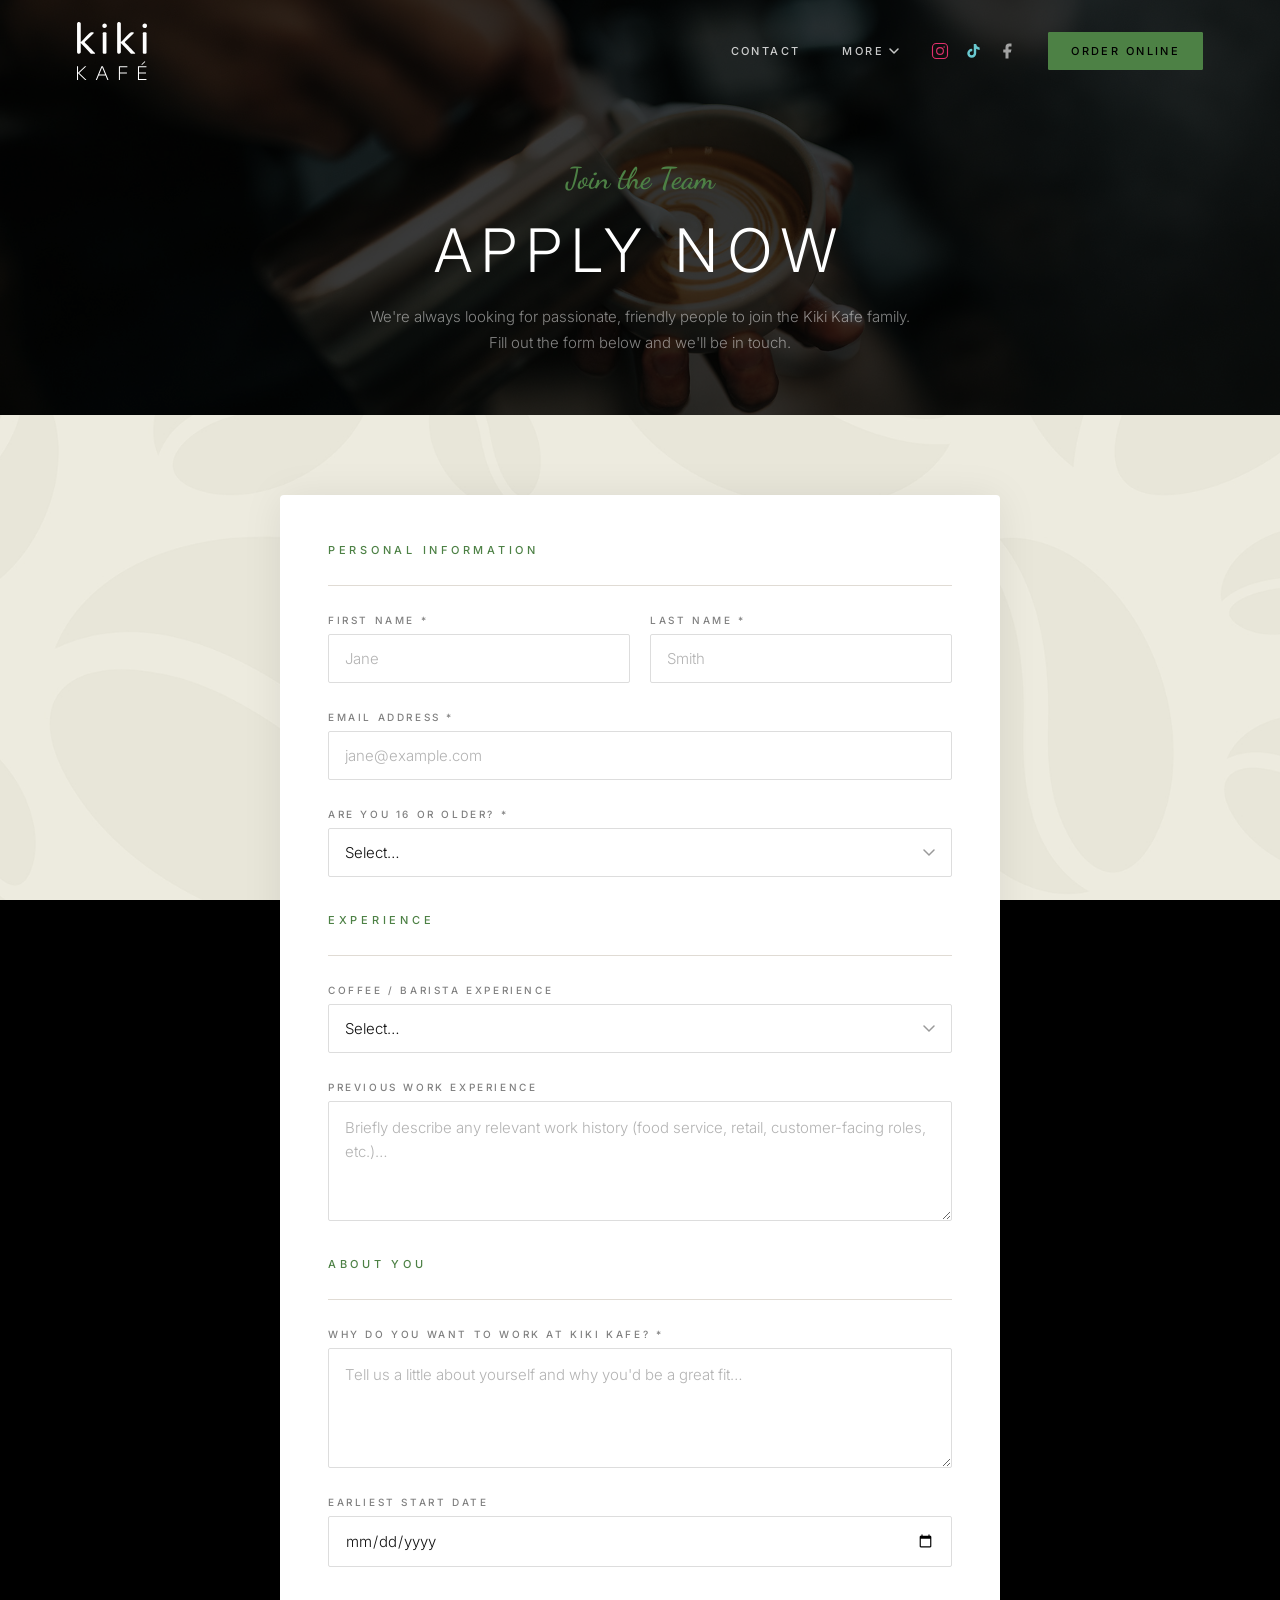
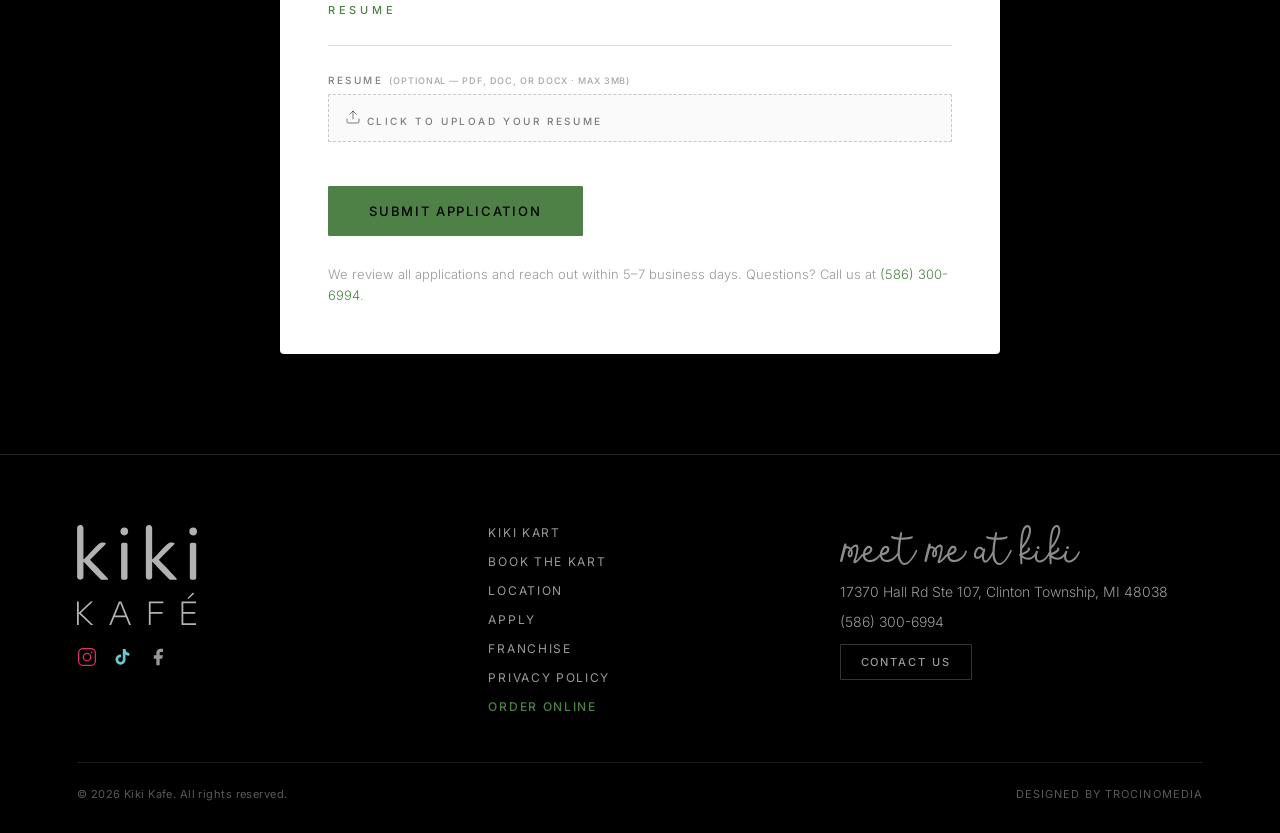
<file: apply.html>
<!DOCTYPE html>
<html lang="en">
<head>
<meta charset="utf-8">
<meta name="viewport" content="width=device-width, initial-scale=1">
<title>Apply — Kiki Kafe</title>
<link rel="preconnect" href="https://fonts.googleapis.com">
<link rel="preconnect" href="https://fonts.gstatic.com" crossorigin>
<link href="https://fonts.googleapis.com/css2?family=Inter:wght@300;400;500;600&family=Dancing+Script:wght@500;600;700&display=swap" rel="stylesheet">
<link rel="icon" href="uploads/favicon.svg" type="image/svg+xml">
<link rel="stylesheet" href="styles.css">
<meta name="description" content="Join the Kiki Kafe team. We're hiring passionate baristas and café staff at The Mall at Partridge Creek in Clinton Township, MI. Apply online today.">
<link rel="canonical" href="https://kikikafe.net/apply.html">
<meta property="og:type" content="website">
<meta property="og:url" content="https://kikikafe.net/apply.html">
<meta property="og:site_name" content="Kiki Kafe">
<meta property="og:title" content="Join the Team | Kiki Kafe — Now Hiring in Clinton Township, MI">
<meta property="og:description" content="We're hiring passionate baristas and café staff at Kiki Kafe. Apply for a barista, shift lead, or Kiki Kart position today.">
<meta property="og:image" content="https://kikikafe.net/uploads/kiki-header_test_v2.png">
<meta name="twitter:card" content="summary_large_image">
<meta name="twitter:title" content="Join the Team | Kiki Kafe — Now Hiring">
<meta name="twitter:description" content="We're hiring passionate baristas and café staff at Kiki Kafe in Clinton Township, MI. Apply today.">
<meta name="twitter:image" content="https://kikikafe.net/uploads/kiki-header_test_v2.png">
<meta name="theme-color" content="#000000">
<style>
  @media (max-width: 560px) {
    #page-header { padding: 130px 5vw 48px !important; }
    #apply-section { padding: 40px 5vw 60px !important; }
    #apply-section > div { padding: 32px 24px !important; }
  }
</style>
</head>
<body>

<!-- ===== NAV ===== -->
<header id="site-header" style="position:fixed; top:0; left:0; right:0; z-index:100; display:flex; align-items:center; justify-content:space-between; padding:22px 6vw; background:transparent; transition:background .4s ease, padding .4s ease, border-color .4s ease; border-bottom:1px solid rgba(255,255,255,0);">
  <a href="index.html#top" style="display:flex; align-items:center; text-decoration:none;">
    <img id="header-logo" src="uploads/Kiki-Logo.svg" alt="Kiki Kafe" style="height:58px; width:auto; display:block;">
  </a>
  <nav style="display:flex; align-items:center; gap:32px;">
    <div data-nav-text style="display:flex; align-items:center; gap:42px;">
      <a href="index.html#location" class="nav-link" style="text-decoration:none; font-size:11px; font-weight:500; letter-spacing:.22em; text-transform:uppercase;">Contact</a>
      <div class="nav-dropdown">
        <button class="nav-dropdown-trigger">More <svg width="10" height="6" viewBox="0 0 10 6" fill="none" aria-hidden="true"><path d="M1 1l4 4 4-4" stroke="currentColor" stroke-width="1.5" stroke-linecap="round" stroke-linejoin="round"/></svg></button>
        <div class="nav-dropdown-menu">
          <a href="book-kart.html" class="nav-dropdown-item">Book Kiki Kart</a>
          <a href="franchise.html" class="nav-dropdown-item">Franchise</a>
          <a href="apply.html" class="nav-dropdown-item">Apply</a>
        </div>
      </div>
    </div>
    <div data-nav-social style="display:flex; align-items:center; gap:16px;">
      <a href="https://www.instagram.com/meetmeatkiki" target="_blank" rel="noopener" class="social-icon" aria-label="Instagram">
        <svg xmlns="http://www.w3.org/2000/svg" width="18" height="18" viewBox="0 0 24 24" fill="none" stroke="currentColor" stroke-width="1.5" stroke-linecap="round" stroke-linejoin="round"><rect x="2" y="2" width="20" height="20" rx="5"/><circle cx="12" cy="12" r="4.5"/><circle cx="17.5" cy="6.5" r="1" fill="currentColor" stroke="none"/></svg>
      </a>
      <a href="https://www.tiktok.com/@meetmeatkiki" target="_blank" rel="noopener" class="social-icon" aria-label="TikTok">
        <svg xmlns="http://www.w3.org/2000/svg" width="17" height="18" viewBox="0 0 24 24" fill="currentColor"><path d="M19.59 6.69a4.83 4.83 0 01-3.77-4.25V2h-3.45v13.67a2.89 2.89 0 01-2.88 2.5 2.89 2.89 0 01-2.89-2.89 2.89 2.89 0 012.89-2.89c.28 0 .54.04.79.1V9.01a6.27 6.27 0 00-.79-.05 6.34 6.34 0 00-6.34 6.34 6.34 6.34 0 006.34 6.34 6.34 6.34 0 006.33-6.34V8.89a8.27 8.27 0 004.84 1.54V6.97a4.85 4.85 0 01-1.07-.28z"/></svg>
      </a>
      <a href="https://www.facebook.com/profile.php?id=61591747330478" target="_blank" rel="noopener" class="social-icon" aria-label="Facebook">
        <svg xmlns="http://www.w3.org/2000/svg" width="18" height="18" viewBox="0 0 24 24" fill="currentColor"><path d="M18 2h-3a5 5 0 0 0-5 5v3H7v4h3v8h4v-8h3l1-4h-4V7a1 1 0 0 1 1-1h3z"/></svg>
      </a>
    </div>
    <a href="https://order.online/store/-35180447?hideModal=true" target="_blank" rel="noopener" class="btn-order" style="text-decoration:none; font-size:11px; font-weight:500; letter-spacing:.22em; text-transform:uppercase; padding:11px 22px; border:1px solid #4d8145; border-radius:1px; white-space:nowrap;">Order&nbsp;Online</a>
    <button class="hamburger" id="hamburger-btn" aria-label="Open menu"><span></span><span></span><span></span></button>
  </nav>
</header>

<!-- ===== PAGE HEADER ===== -->
<section id="page-header" style="padding:160px 6vw 60px; text-align:center; display:flex; flex-direction:column; align-items:center; gap:18px; position:relative; background:url('uploads/kiki-kafe_apply-header.jpg') center/cover no-repeat;">
  <div style="position:absolute; inset:0; background:rgba(0,0,0,.75); z-index:0;"></div>
  <div style="position:relative; z-index:1; display:flex; flex-direction:column; align-items:center; gap:18px;">
  <span style="font-family:'Dancing Script',cursive; font-weight:600; font-size:30px; color:#4d8145;">Join the Team</span>
  <h1 style="margin:0; font-weight:300; font-size:clamp(34px,6vw,60px); letter-spacing:.16em; text-transform:uppercase; color:#fff;">Apply Now</h1>
  <p style="margin:0; max-width:560px; font-weight:300; font-size:15px; line-height:1.7; color:rgba(255,255,255,.5);">We're always looking for passionate, friendly people to join the Kiki Kafe family. Fill out the form below and we'll be in touch.</p>
  </div>
</section>

<!-- ===== FORM ===== -->
<section id="apply-section" style="padding:80px 6vw 100px; background:url('uploads/Kiki-Coffee-Bean_BG_Light.jpg') center/cover fixed;">
  <div style="max-width:720px; margin:0 auto; background:#fff; border-radius:4px; padding:48px; box-shadow:0 2px 40px rgba(0,0,0,.08);">
    <form class="site-form" method="POST" style="display:flex; flex-direction:column; gap:28px;">
      <input type="hidden" name="_form" value="apply">

      <!-- Personal Info -->
      <div style="display:flex; flex-direction:column; gap:6px; padding-bottom:28px; border-bottom:1px solid #e0dbd4;">
        <span style="font-size:11px; font-weight:500; letter-spacing:.34em; text-transform:uppercase; color:#4d8145;">Personal Information</span>
      </div>

      <div class="form-row">
        <div class="form-field">
          <label for="first-name">First Name *</label>
          <input type="text" id="first-name" name="First Name" placeholder="Jane" required>
        </div>
        <div class="form-field">
          <label for="last-name">Last Name *</label>
          <input type="text" id="last-name" name="Last Name" placeholder="Smith" required>
        </div>
      </div>

      <div class="form-field">
        <label for="email">Email Address *</label>
        <input type="email" id="email" name="Email" placeholder="jane@example.com" required>
      </div>

      <div class="form-field">
        <label for="age">Are you 16 or older? *</label>
        <select id="age" name="Age Eligible" required>
          <option value="" disabled selected>Select…</option>
          <option value="Yes">Yes</option>
          <option value="No">No</option>
        </select>
      </div>

      <!-- Experience -->
      <div style="display:flex; flex-direction:column; gap:6px; padding-top:8px; padding-bottom:28px; border-bottom:1px solid #e0dbd4;">
        <span style="font-size:11px; font-weight:500; letter-spacing:.34em; text-transform:uppercase; color:#4d8145;">Experience</span>
      </div>

      <div class="form-field">
        <label for="coffee-exp">Coffee / Barista Experience</label>
        <select id="coffee-exp" name="Coffee Experience">
          <option value="" disabled selected>Select…</option>
          <option value="No experience">No experience — willing to learn</option>
          <option value="Less than 1 year">Less than 1 year</option>
          <option value="1–2 years">1–2 years</option>
          <option value="3+ years">3+ years</option>
        </select>
      </div>

      <div class="form-field">
        <label for="work-history">Previous Work Experience</label>
        <textarea id="work-history" name="Work History" placeholder="Briefly describe any relevant work history (food service, retail, customer-facing roles, etc.)…"></textarea>
      </div>

      <!-- About You -->
      <div style="display:flex; flex-direction:column; gap:6px; padding-top:8px; padding-bottom:28px; border-bottom:1px solid #e0dbd4;">
        <span style="font-size:11px; font-weight:500; letter-spacing:.34em; text-transform:uppercase; color:#4d8145;">About You</span>
      </div>

      <div class="form-field">
        <label for="why-kiki">Why do you want to work at Kiki Kafe? *</label>
        <textarea id="why-kiki" name="Why Kiki Kafe" placeholder="Tell us a little about yourself and why you'd be a great fit…" required></textarea>
      </div>

      <div class="form-field">
        <label for="start-date">Earliest Start Date</label>
        <input type="date" id="start-date" name="Start Date">
      </div>

      <!-- Resume -->
      <div style="display:flex; flex-direction:column; gap:6px; padding-top:8px; padding-bottom:28px; border-bottom:1px solid #e0dbd4;">
        <span style="font-size:11px; font-weight:500; letter-spacing:.34em; text-transform:uppercase; color:#4d8145;">Resume</span>
      </div>

      <div class="form-field">
        <label>Resume <span style="color:rgba(0,0,0,.35); font-size:9px; letter-spacing:.1em;">(Optional — PDF, DOC, or DOCX · Max 3MB)</span></label>
        <label id="resume-label" for="resume-file" class="file-picker">
          <svg width="16" height="16" viewBox="0 0 24 24" fill="none" stroke="currentColor" stroke-width="1.5" stroke-linecap="round" stroke-linejoin="round" style="flex-shrink:0;"><path d="M21 15v4a2 2 0 0 1-2 2H5a2 2 0 0 1-2-2v-4"/><polyline points="17 8 12 3 7 8"/><line x1="12" y1="3" x2="12" y2="15"/></svg>
          <span id="resume-display">Click to upload your resume</span>
        </label>
        <input type="file" id="resume-file" accept=".pdf,.doc,.docx" style="display:none;">
        <p id="resume-size-error" style="display:none; margin:6px 0 0; font-size:12px; color:#c0392b;">File too large — please keep it under 3MB.</p>
      </div>

      <!-- Submit -->
      <div style="display:flex; justify-content:flex-start; padding-top:8px;">
        <button type="submit" class="btn-submit">Submit Application</button>
      </div>

      <p id="form-error" style="display:none; margin:12px 0 0; font-size:13px; font-weight:300; color:#c0392b;">Something went wrong — please try again.</p>

      <p style="margin:0; font-size:13px; font-weight:300; color:rgba(0,0,0,.4); line-height:1.6;">We review all applications and reach out within 5–7 business days. Questions? Call us at <a href="tel:+15863006994" style="color:#4d8145; text-decoration:none;">(586) 300-6994</a>.</p>

    </form>

    <div id="form-success" style="display:none; flex-direction:column; align-items:center; text-align:center; gap:20px; padding:48px 24px;">
      <svg width="52" height="52" viewBox="0 0 52 52" fill="none" xmlns="http://www.w3.org/2000/svg">
        <circle cx="26" cy="26" r="25" stroke="#4d8145" stroke-width="1.5"/>
        <polyline points="16,26 22,33 36,18" stroke="#4d8145" stroke-width="2" stroke-linecap="round" stroke-linejoin="round" fill="none"/>
      </svg>
      <h3 style="margin:0; font-weight:300; font-size:28px; letter-spacing:.14em; text-transform:uppercase; color:#111;">Application Received</h3>
      <p style="margin:0; font-weight:300; font-size:15px; line-height:1.7; color:rgba(0,0,0,.5); max-width:420px;">We review all applications and will reach out within 5–7 business days if there's a good fit.</p>
    </div>

  </div>
</section>

<!-- ===== FOOTER ===== -->
<footer style="border-top:1px solid #222; background:#000; padding:70px 6vw 32px;">
  <div data-grid="footer" style="max-width:1180px; margin:0 auto; display:grid; grid-template-columns:1.2fr 1fr 1.2fr; gap:48px;">
    <div style="display:flex; flex-direction:column; gap:18px; align-items:flex-start;">
      <img src="uploads/Kiki-Logo.svg" alt="Kiki Kafe" style="height:100px; width:auto; filter:brightness(0) invert(1) opacity(.7);">
      <div style="display:flex; gap:16px; margin-top:4px;">
        <a href="https://www.instagram.com/meetmeatkiki" target="_blank" rel="noopener" class="social-icon" aria-label="Instagram">
          <svg xmlns="http://www.w3.org/2000/svg" width="20" height="20" viewBox="0 0 24 24" fill="none" stroke="currentColor" stroke-width="1.5" stroke-linecap="round" stroke-linejoin="round"><rect x="2" y="2" width="20" height="20" rx="5"/><circle cx="12" cy="12" r="4.5"/><circle cx="17.5" cy="6.5" r="1" fill="currentColor" stroke="none"/></svg>
        </a>
        <a href="https://www.tiktok.com/@meetmeatkiki" target="_blank" rel="noopener" class="social-icon" aria-label="TikTok">
          <svg xmlns="http://www.w3.org/2000/svg" width="19" height="20" viewBox="0 0 24 24" fill="currentColor"><path d="M19.59 6.69a4.83 4.83 0 01-3.77-4.25V2h-3.45v13.67a2.89 2.89 0 01-2.88 2.5 2.89 2.89 0 01-2.89-2.89 2.89 2.89 0 012.89-2.89c.28 0 .54.04.79.1V9.01a6.27 6.27 0 00-.79-.05 6.34 6.34 0 00-6.34 6.34 6.34 6.34 0 006.34 6.34 6.34 6.34 0 006.33-6.34V8.89a8.27 8.27 0 004.84 1.54V6.97a4.85 4.85 0 01-1.07-.28z"/></svg>
        </a>
        <a href="https://www.facebook.com/profile.php?id=61591747330478" target="_blank" rel="noopener" class="social-icon" aria-label="Facebook">
          <svg xmlns="http://www.w3.org/2000/svg" width="20" height="20" viewBox="0 0 24 24" fill="currentColor"><path d="M18 2h-3a5 5 0 0 0-5 5v3H7v4h3v8h4v-8h3l1-4h-4V7a1 1 0 0 1 1-1h3z"/></svg>
        </a>
      </div>
    </div>
    <div style="display:flex; flex-direction:column; gap:14px;">
      <a href="index.html#kart" class="footer-nav-link" style="text-decoration:none; font-size:12px; font-weight:400; letter-spacing:.14em; text-transform:uppercase; color:rgba(255,255,255,.6);">Kiki Kart</a>
      <a href="book-kart.html" class="footer-nav-link" style="text-decoration:none; font-size:12px; font-weight:400; letter-spacing:.14em; text-transform:uppercase; color:rgba(255,255,255,.6);">Book the Kart</a>
      <a href="index.html#location" class="footer-nav-link" style="text-decoration:none; font-size:12px; font-weight:400; letter-spacing:.14em; text-transform:uppercase; color:rgba(255,255,255,.6);">Location</a>
      <a href="apply.html" class="footer-nav-link" style="text-decoration:none; font-size:12px; font-weight:400; letter-spacing:.14em; text-transform:uppercase; color:rgba(255,255,255,.6);">Apply</a>
      <a href="franchise.html" class="footer-nav-link" style="text-decoration:none; font-size:12px; font-weight:400; letter-spacing:.14em; text-transform:uppercase; color:rgba(255,255,255,.6);">Franchise</a>
      <a href="privacy.html" class="footer-nav-link" style="text-decoration:none; font-size:12px; font-weight:400; letter-spacing:.14em; text-transform:uppercase; color:rgba(255,255,255,.6);">Privacy Policy</a>
      <a href="https://order.online/store/-35180447?hideModal=true" target="_blank" rel="noopener" class="footer-order-link" style="text-decoration:none; font-size:12px; font-weight:500; letter-spacing:.14em; text-transform:uppercase; color:#4d8145;">Order Online</a>
    </div>
    <div style="display:flex; flex-direction:column; gap:10px;">
      <img src="uploads/meet-me-at-kiki_one-line.svg" alt="Meet Me At Kiki" style="width:240px; height:auto; filter:brightness(0) invert(1) opacity(.55); margin-bottom:6px;">
      <span style="font-weight:300; font-size:14px; line-height:1.6; color:rgba(255,255,255,.6);">17370 Hall Rd Ste 107, Clinton Township, MI 48038</span>
      <a href="tel:+15863006994" style="text-decoration:none; font-weight:300; font-size:14px; color:rgba(255,255,255,.6);">(586) 300-6994</a>
      <button onclick="document.getElementById('contact-modal').style.display='flex'; document.body.style.overflow='hidden';" class="btn-footer-contact" style="font-family:'Inter',sans-serif; font-weight:500; font-size:11px; letter-spacing:.18em; text-transform:uppercase; padding:10px 20px; border:1px solid rgba(255,255,255,.2); border-radius:1px; color:rgba(255,255,255,.6); background:transparent; cursor:pointer; align-self:flex-start; margin-top:4px;">Contact Us</button>
    </div>
  </div>
  <div style="max-width:1180px; margin:48px auto 0; padding-top:24px; border-top:1px solid #1a1a1a; display:flex; justify-content:space-between; flex-wrap:wrap; gap:12px;">
    <span style="font-size:11px; color:rgba(255,255,255,.35); letter-spacing:.04em;">© 2026 Kiki Kafe. All rights reserved.</span>
    <a href="https://www.trocino.media/" target="_blank" rel="noopener" style="text-decoration:none; font-size:11px; color:rgba(255,255,255,.35); letter-spacing:.1em; text-transform:uppercase;">Designed by TrocinoMedia</a>
  </div>
</footer>

<script>
  // Resume file picker display
  (function () {
    var fileInput = document.getElementById('resume-file');
    var display = document.getElementById('resume-display');
    var label = document.getElementById('resume-label');
    if (!fileInput) return;
    fileInput.addEventListener('change', function () {
      if (fileInput.files && fileInput.files[0]) {
        display.textContent = fileInput.files[0].name;
        label.classList.add('has-file');
      } else {
        display.textContent = 'Click to upload your resume';
        label.classList.remove('has-file');
      }
    });
  })();

  (function () {
    var header = document.getElementById('site-header');
    function onScroll() {
      var mobile = window.innerWidth <= 560;
      if (window.scrollY > 40) {
        header.style.background = '#000';
        header.style.borderBottomColor = 'rgba(255,255,255,0.08)';
        header.style.padding = mobile ? '10px 5vw' : '16px 6vw';
      } else {
        header.style.background = 'transparent';
        header.style.borderBottomColor = 'rgba(255,255,255,0)';
        header.style.padding = mobile ? '14px 5vw' : '22px 6vw';
      }
    }
    window.addEventListener('scroll', onScroll, { passive: true });
    window.addEventListener('resize', onScroll, { passive: true });
    onScroll();
  })();
</script>


<!-- ===== MOBILE MENU ===== -->
<div id="mobile-menu">
  <div style="display:flex; justify-content:space-between; align-items:center; padding:18px 0 44px;">
    <a href="index.html" style="text-decoration:none;">
      <img src="uploads/Kiki-Logo.svg" alt="Kiki Kafe" style="height:44px; width:auto; display:block;">
    </a>
    <button class="hamburger open" id="mobile-close" aria-label="Close menu"><span></span><span></span><span></span></button>
  </div>
  <nav>
    <a href="index.html#location" class="mobile-nav-link">Contact</a>
    <a href="book-kart.html" class="mobile-nav-link">Book Kiki Kart</a>
    <a href="franchise.html" class="mobile-nav-link">Franchise</a>
    <a href="apply.html" class="mobile-nav-link">Apply</a>
  </nav>
  <div style="margin-top:40px; display:flex; flex-direction:column; gap:24px;">
    <div style="display:flex; gap:14px;">
      <a href="https://www.instagram.com/meetmeatkiki" target="_blank" rel="noopener" class="social-icon" aria-label="Instagram" style="width:46px; height:46px; border:1px solid #2a2a2a; border-radius:2px; display:flex; align-items:center; justify-content:center;">
        <svg xmlns="http://www.w3.org/2000/svg" width="20" height="20" viewBox="0 0 24 24" fill="none" stroke="currentColor" stroke-width="1.5" stroke-linecap="round" stroke-linejoin="round"><rect x="2" y="2" width="20" height="20" rx="5"/><circle cx="12" cy="12" r="4.5"/><circle cx="17.5" cy="6.5" r="1" fill="currentColor" stroke="none"/></svg>
      </a>
      <a href="https://www.tiktok.com/@meetmeatkiki" target="_blank" rel="noopener" class="social-icon" aria-label="TikTok" style="width:46px; height:46px; border:1px solid #2a2a2a; border-radius:2px; display:flex; align-items:center; justify-content:center;">
        <svg xmlns="http://www.w3.org/2000/svg" width="19" height="20" viewBox="0 0 24 24" fill="currentColor"><path d="M19.59 6.69a4.83 4.83 0 01-3.77-4.25V2h-3.45v13.67a2.89 2.89 0 01-2.88 2.5 2.89 2.89 0 01-2.89-2.89 2.89 2.89 0 012.89-2.89c.28 0 .54.04.79.1V9.01a6.27 6.27 0 00-.79-.05 6.34 6.34 0 00-6.34 6.34 6.34 6.34 0 006.34 6.34 6.34 6.34 0 006.33-6.34V8.89a8.27 8.27 0 004.84 1.54V6.97a4.85 4.85 0 01-1.07-.28z"/></svg>
      </a>
      <a href="https://www.facebook.com/profile.php?id=61591747330478" target="_blank" rel="noopener" class="social-icon" aria-label="Facebook" style="width:46px; height:46px; border:1px solid #2a2a2a; border-radius:2px; display:flex; align-items:center; justify-content:center;">
        <svg xmlns="http://www.w3.org/2000/svg" width="20" height="20" viewBox="0 0 24 24" fill="currentColor"><path d="M18 2h-3a5 5 0 0 0-5 5v3H7v4h3v8h4v-8h3l1-4h-4V7a1 1 0 0 1 1-1h3z"/></svg>
      </a>
    </div>
    <a href="https://order.online/store/-35180447?hideModal=true" target="_blank" rel="noopener" class="mobile-cta-link">Order Online</a>
  </div>
</div>

<script>
  (function () {
    var btn = document.getElementById('hamburger-btn');
    var menu = document.getElementById('mobile-menu');
    var close = document.getElementById('mobile-close');
    function openMenu() { menu.classList.add('open'); btn.classList.add('open'); document.body.style.overflow = 'hidden'; }
    function closeMenu() { menu.classList.remove('open'); btn.classList.remove('open'); document.body.style.overflow = ''; }
    btn.addEventListener('click', openMenu);
    close.addEventListener('click', closeMenu);
    menu.querySelectorAll('a').forEach(function (a) { a.addEventListener('click', closeMenu); });
  })();
</script>

<script>
  (function () {
    var form = document.querySelector('form.site-form');
    var success = document.getElementById('form-success');
    var errorMsg = document.getElementById('form-error');
    if (!form) return;
    form.addEventListener('submit', function (e) {
      e.preventDefault();
      var btn = form.querySelector('.btn-submit');
      var orig = btn.textContent;
      btn.disabled = true;
      btn.textContent = 'Sending…';
      if (errorMsg) errorMsg.style.display = 'none';
      var sizeErr = document.getElementById('resume-size-error');
      if (sizeErr) sizeErr.style.display = 'none';

      var obj = {};
      new FormData(form).forEach(function (val, key) { obj[key] = val; });

      function doSend() {
        fetch('/api/submit', {
          method: 'POST',
          body: JSON.stringify(obj),
          headers: { 'Content-Type': 'application/json', 'Accept': 'application/json' }
        })
        .then(function (r) { return r.json(); })
        .then(function (data) {
          if (data.success) { form.style.display = 'none'; if (success) success.style.display = 'flex'; }
          else { throw new Error(); }
        })
        .catch(function () {
          btn.disabled = false; btn.textContent = orig;
          if (errorMsg) errorMsg.style.display = 'block';
        });
      }

      var fileInput = document.getElementById('resume-file');
      var file = fileInput && fileInput.files[0];
      if (file) {
        if (file.size > 3 * 1024 * 1024) {
          btn.disabled = false; btn.textContent = orig;
          if (sizeErr) sizeErr.style.display = 'block';
          return;
        }
        var reader = new FileReader();
        reader.onload = function (ev) {
          obj['_resumeBase64'] = ev.target.result.split(',')[1];
          obj['_resumeFilename'] = file.name;
          obj['_resumeMimeType'] = file.type || 'application/octet-stream';
          doSend();
        };
        reader.onerror = function () {
          btn.disabled = false; btn.textContent = orig;
          if (errorMsg) errorMsg.style.display = 'block';
        };
        reader.readAsDataURL(file);
      } else {
        doSend();
      }
    });
  })();
</script>

<!-- ===== CONTACT MODAL ===== -->
<div id="contact-modal" style="display:none; position:fixed; inset:0; z-index:300; background:rgba(0,0,0,.6); align-items:center; justify-content:center; padding:24px;">
  <div style="background:#fff; border-radius:4px; padding:48px; max-width:540px; width:100%; position:relative; max-height:90vh; overflow-y:auto; box-shadow:0 8px 60px rgba(0,0,0,.3);">
    <button id="contact-modal-close" aria-label="Close" style="position:absolute; top:20px; right:20px; background:none; border:none; cursor:pointer; color:rgba(0,0,0,.4); font-size:24px; line-height:1; padding:4px;">&#x2715;</button>
    <div style="display:flex; flex-direction:column; align-items:center; text-align:center; gap:8px; margin-bottom:36px;">
      <span style="font-size:11px; font-weight:500; letter-spacing:.34em; text-transform:uppercase; color:#4d8145;">Get in Touch</span>
      <h2 style="margin:0; font-weight:300; font-size:clamp(22px,3vw,30px); letter-spacing:.14em; text-transform:uppercase; color:#111;">Contact Us</h2>
    </div>
    <form id="contact-form" class="site-form" method="POST" style="display:flex; flex-direction:column; gap:20px;">
      <input type="hidden" name="_form" value="contact">
      <div class="form-row">
        <div class="form-field"><label for="c-first">First Name</label><input type="text" id="c-first" name="First Name" placeholder="Jane" required></div>
        <div class="form-field"><label for="c-last">Last Name</label><input type="text" id="c-last" name="Last Name" placeholder="Smith" required></div>
      </div>
      <div class="form-field"><label for="c-email">Email</label><input type="email" id="c-email" name="Email" placeholder="jane@example.com" required></div>
      <div class="form-field"><label for="c-subject">Subject</label><input type="text" id="c-subject" name="Subject" placeholder="What's this about?" required></div>
      <div class="form-field"><label for="c-message">Message</label><textarea id="c-message" name="Message" placeholder="How can we help?" required></textarea></div>
      <div style="display:flex; justify-content:center; padding-top:8px;"><button type="submit" class="btn-submit">Send Message</button></div>
      <p id="contact-error" style="display:none; margin:0; text-align:center; font-size:13px; font-weight:300; color:#c0392b;">Something went wrong — please try again.</p>
    </form>
    <div id="contact-success" style="display:none; flex-direction:column; align-items:center; text-align:center; gap:20px; padding:24px 0;">
      <svg width="52" height="52" viewBox="0 0 52 52" fill="none" xmlns="http://www.w3.org/2000/svg"><circle cx="26" cy="26" r="25" stroke="#4d8145" stroke-width="1.5"/><polyline points="16,26 22,33 36,18" stroke="#4d8145" stroke-width="2" stroke-linecap="round" stroke-linejoin="round" fill="none"/></svg>
      <h3 style="margin:0; font-weight:300; font-size:24px; letter-spacing:.14em; text-transform:uppercase; color:#111;">Message Sent</h3>
      <p style="margin:0; font-weight:300; font-size:15px; line-height:1.7; color:rgba(0,0,0,.5);">We'll get back to you as soon as possible.</p>
    </div>
  </div>
</div>

<script>
  (function () {
    var modal = document.getElementById('contact-modal');
    var openBtn = document.getElementById('contact-modal-open');
    var closeBtn = document.getElementById('contact-modal-close');
    var form = document.getElementById('contact-form');
    var success = document.getElementById('contact-success');
    var errorMsg = document.getElementById('contact-error');
    function openModal() { modal.style.display = 'flex'; document.body.style.overflow = 'hidden'; }
    function closeModal() {
      modal.style.display = 'none'; document.body.style.overflow = '';
      form.style.display = ''; success.style.display = 'none'; errorMsg.style.display = 'none';
      form.reset(); var btn = form.querySelector('.btn-submit'); btn.disabled = false; btn.textContent = 'Send Message';
    }
    if (openBtn) openBtn.addEventListener('click', openModal);
    closeBtn.addEventListener('click', closeModal);
    modal.addEventListener('click', function (e) { if (e.target === modal) closeModal(); });
    document.addEventListener('keydown', function (e) { if (e.key === 'Escape') closeModal(); });
    form.addEventListener('submit', function (e) {
      e.preventDefault();
      var btn = form.querySelector('.btn-submit'); var orig = btn.textContent;
      btn.disabled = true; btn.textContent = 'Sending…'; errorMsg.style.display = 'none';
      var obj = {}; new FormData(form).forEach(function (v, k) { obj[k] = v; });
      fetch('/api/submit', { method: 'POST', body: JSON.stringify(obj), headers: { 'Content-Type': 'application/json', 'Accept': 'application/json' } })
      .then(function (r) { return r.json(); })
      .then(function (data) { if (data.success) { form.style.display = 'none'; success.style.display = 'flex'; } else { throw new Error(); } })
      .catch(function () { btn.disabled = false; btn.textContent = orig; errorMsg.style.display = 'block'; });
    });
  })();
</script>

</body>
</html>
</file>
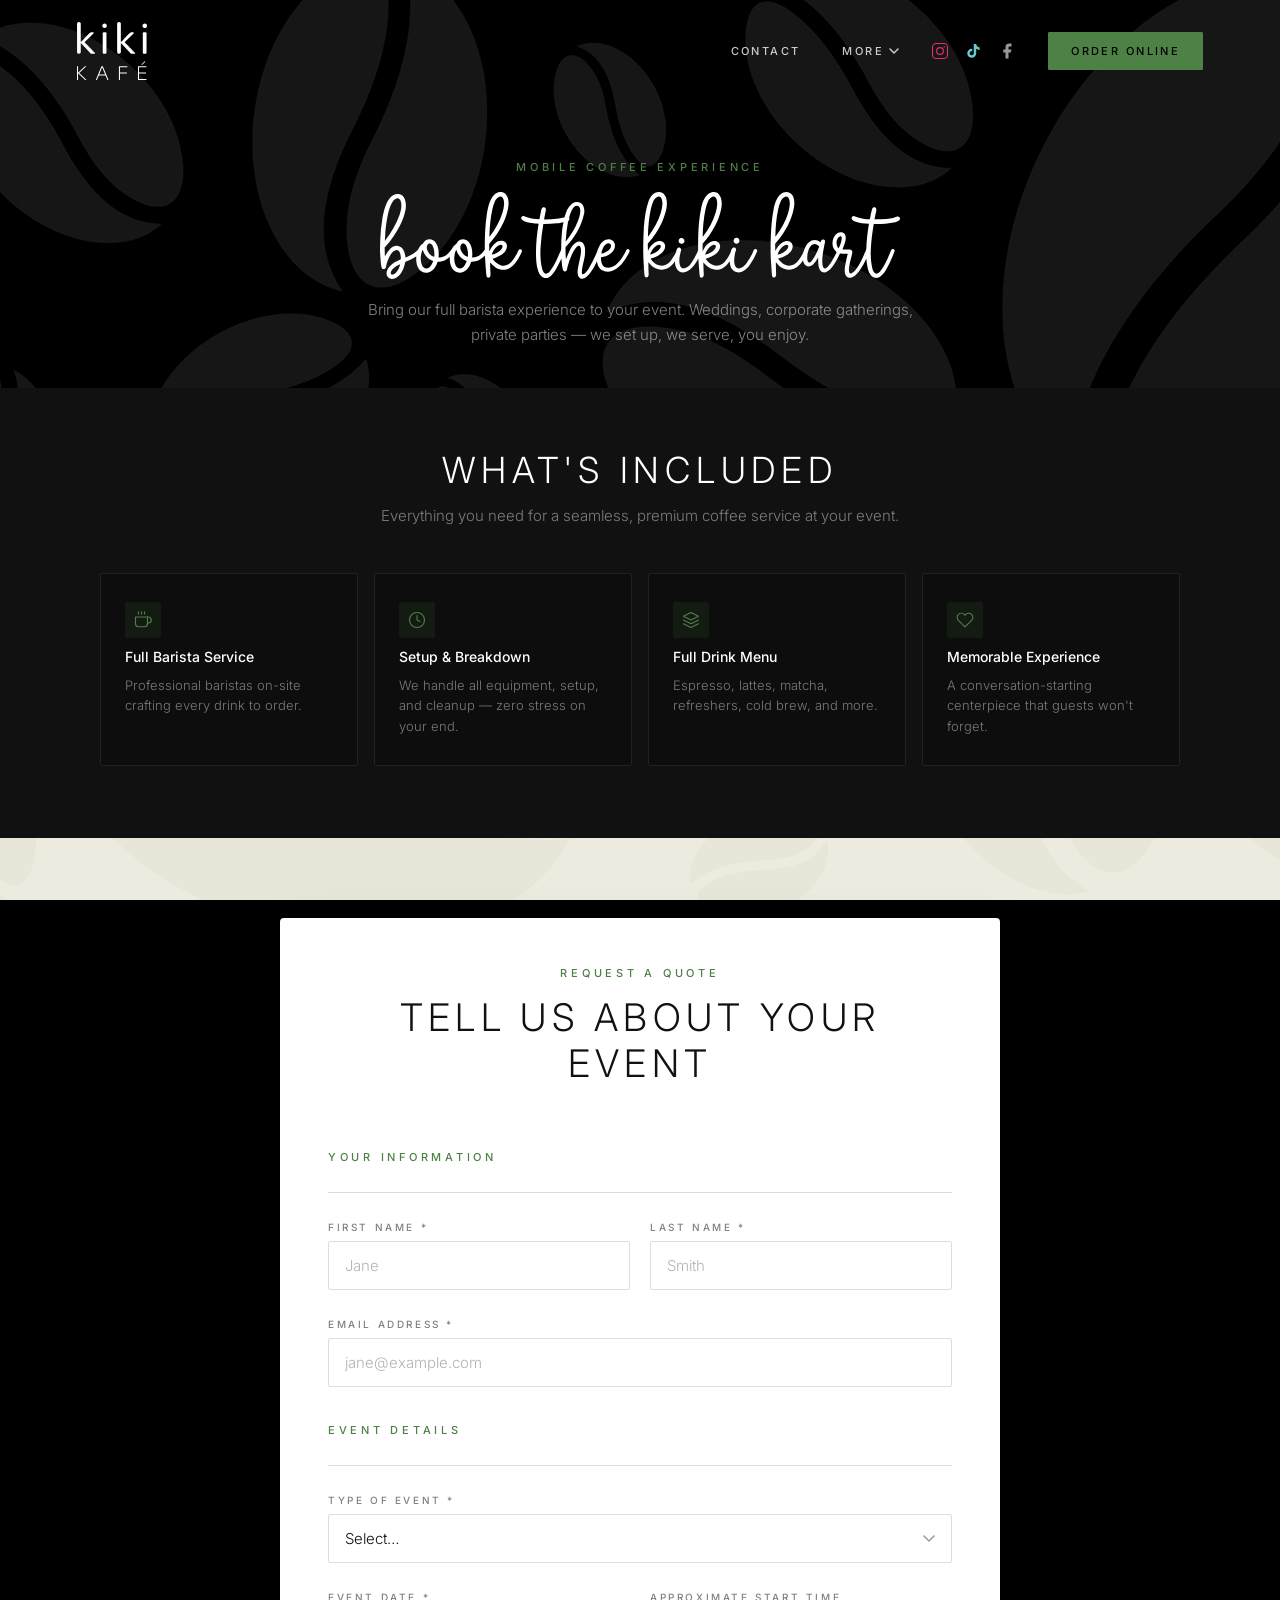
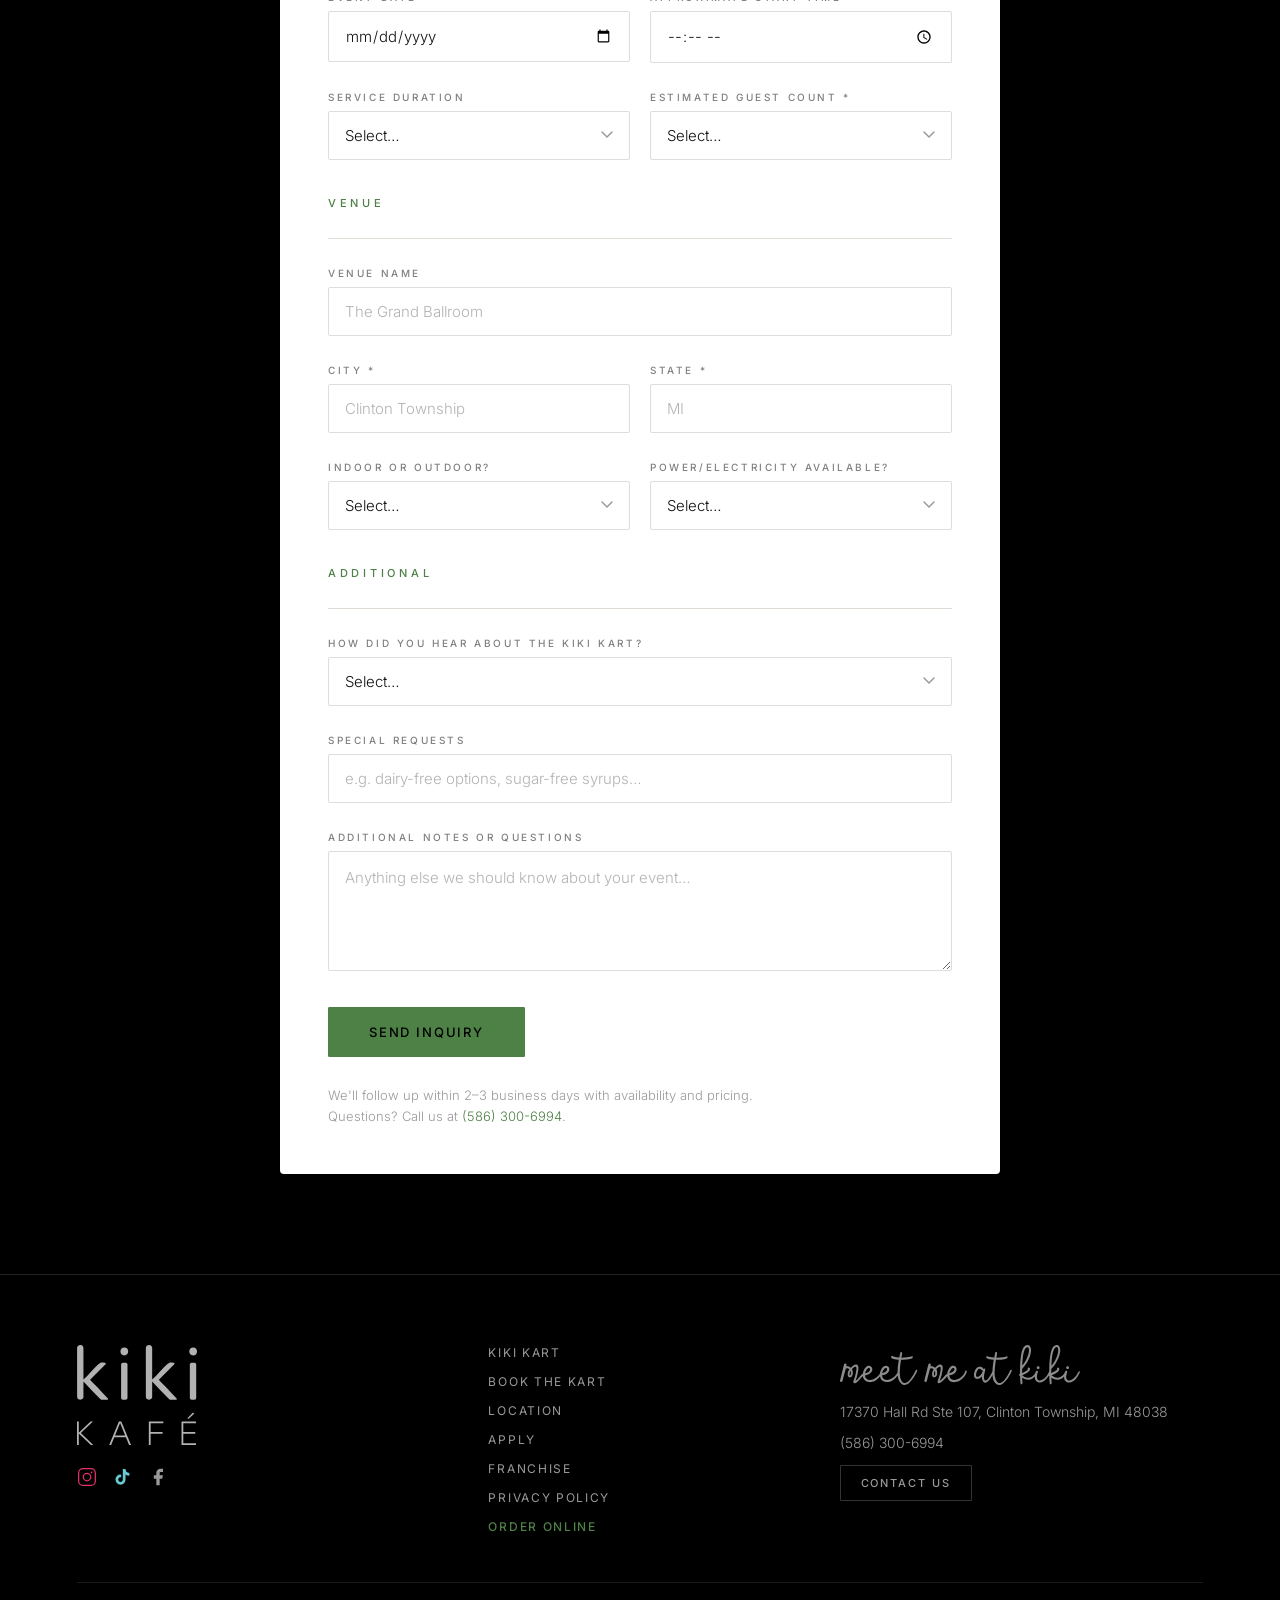
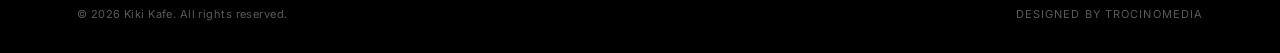
<file: book-kart.html>
<!DOCTYPE html>
<html lang="en">
<head>
<meta charset="utf-8">
<meta name="viewport" content="width=device-width, initial-scale=1">
<title>Book the Kiki Kart — Kiki Kafe</title>
<link rel="preconnect" href="https://fonts.googleapis.com">
<link rel="preconnect" href="https://fonts.gstatic.com" crossorigin>
<link href="https://fonts.googleapis.com/css2?family=Inter:wght@300;400;500;600&family=Dancing+Script:wght@500;600;700&display=swap" rel="stylesheet">
<link rel="icon" href="uploads/favicon.svg" type="image/svg+xml">
<link rel="stylesheet" href="styles.css">
<meta name="description" content="Book the Kiki Kart for your next event. Our mobile coffee experience is perfect for weddings, corporate events, birthday parties, and private gatherings. Request a quote today.">
<link rel="canonical" href="https://kikikafe.net/book-kart.html">
<meta property="og:type" content="website">
<meta property="og:url" content="https://kikikafe.net/book-kart.html">
<meta property="og:site_name" content="Kiki Kafe">
<meta property="og:title" content="Book the Kiki Kart | Mobile Coffee for Events">
<meta property="og:description" content="Bring Kiki Kafe to your event. Our mobile coffee cart serves weddings, corporate events, birthdays, and private parties. Full barista service, setup included.">
<meta property="og:image" content="https://kikikafe.net/uploads/kiki-kart.jpg">
<meta name="twitter:card" content="summary_large_image">
<meta name="twitter:title" content="Book the Kiki Kart | Mobile Coffee for Events">
<meta name="twitter:description" content="Bring Kiki Kafe to your event. Our mobile coffee cart serves weddings, corporate events, and private parties. Full barista service included.">
<meta name="twitter:image" content="https://kikikafe.net/uploads/kiki-kart.jpg">
<meta name="theme-color" content="#000000">
<style>
  .perk-card {
    background: #0d0d0d;
    border: 1px solid #222;
    border-radius: 2px;
    padding: 28px 24px;
    display: flex;
    flex-direction: column;
    gap: 10px;
  }
  @media (max-width: 900px) {
    [data-grid="perks"] { grid-template-columns: 1fr 1fr !important; }
  }
  @media (max-width: 640px) {
    [data-grid="perks"] { grid-template-columns: 1fr !important; }
  }
  @media (max-width: 560px) {
    #page-header { padding: 130px 5vw 48px !important; }
    #perks-section { padding: 60px 5vw !important; }
    #form-section { padding: 40px 5vw 60px !important; }
    #form-section > div { padding: 32px 24px !important; }
  }
</style>
</head>
<body>

<!-- ===== NAV ===== -->
<header id="site-header" style="position:fixed; top:0; left:0; right:0; z-index:100; display:flex; align-items:center; justify-content:space-between; padding:22px 6vw; background:transparent; transition:background .4s ease, padding .4s ease, border-color .4s ease; border-bottom:1px solid rgba(255,255,255,0);">
  <a href="index.html#top" style="display:flex; align-items:center; text-decoration:none;">
    <img id="header-logo" src="uploads/Kiki-Logo.svg" alt="Kiki Kafe" style="height:58px; width:auto; display:block;">
  </a>
  <nav style="display:flex; align-items:center; gap:32px;">
    <div data-nav-text style="display:flex; align-items:center; gap:42px;">
      <a href="index.html#location" class="nav-link" style="text-decoration:none; font-size:11px; font-weight:500; letter-spacing:.22em; text-transform:uppercase;">Contact</a>
      <div class="nav-dropdown">
        <button class="nav-dropdown-trigger">More <svg width="10" height="6" viewBox="0 0 10 6" fill="none" aria-hidden="true"><path d="M1 1l4 4 4-4" stroke="currentColor" stroke-width="1.5" stroke-linecap="round" stroke-linejoin="round"/></svg></button>
        <div class="nav-dropdown-menu">
          <a href="book-kart.html" class="nav-dropdown-item">Book Kiki Kart</a>
          <a href="franchise.html" class="nav-dropdown-item">Franchise</a>
          <a href="apply.html" class="nav-dropdown-item">Apply</a>
        </div>
      </div>
    </div>
    <div data-nav-social style="display:flex; align-items:center; gap:16px;">
      <a href="https://www.instagram.com/meetmeatkiki" target="_blank" rel="noopener" class="social-icon" aria-label="Instagram">
        <svg xmlns="http://www.w3.org/2000/svg" width="18" height="18" viewBox="0 0 24 24" fill="none" stroke="currentColor" stroke-width="1.5" stroke-linecap="round" stroke-linejoin="round"><rect x="2" y="2" width="20" height="20" rx="5"/><circle cx="12" cy="12" r="4.5"/><circle cx="17.5" cy="6.5" r="1" fill="currentColor" stroke="none"/></svg>
      </a>
      <a href="https://www.tiktok.com/@meetmeatkiki" target="_blank" rel="noopener" class="social-icon" aria-label="TikTok">
        <svg xmlns="http://www.w3.org/2000/svg" width="17" height="18" viewBox="0 0 24 24" fill="currentColor"><path d="M19.59 6.69a4.83 4.83 0 01-3.77-4.25V2h-3.45v13.67a2.89 2.89 0 01-2.88 2.5 2.89 2.89 0 01-2.89-2.89 2.89 2.89 0 012.89-2.89c.28 0 .54.04.79.1V9.01a6.27 6.27 0 00-.79-.05 6.34 6.34 0 00-6.34 6.34 6.34 6.34 0 006.34 6.34 6.34 6.34 0 006.33-6.34V8.89a8.27 8.27 0 004.84 1.54V6.97a4.85 4.85 0 01-1.07-.28z"/></svg>
      </a>
      <a href="https://www.facebook.com/profile.php?id=61591747330478" target="_blank" rel="noopener" class="social-icon" aria-label="Facebook">
        <svg xmlns="http://www.w3.org/2000/svg" width="18" height="18" viewBox="0 0 24 24" fill="currentColor"><path d="M18 2h-3a5 5 0 0 0-5 5v3H7v4h3v8h4v-8h3l1-4h-4V7a1 1 0 0 1 1-1h3z"/></svg>
      </a>
    </div>
    <a href="https://order.online/store/-35180447?hideModal=true" target="_blank" rel="noopener" class="btn-order" style="text-decoration:none; font-size:11px; font-weight:500; letter-spacing:.22em; text-transform:uppercase; padding:11px 22px; border:1px solid #4d8145; border-radius:1px; white-space:nowrap;">Order&nbsp;Online</a>
    <button class="hamburger" id="hamburger-btn" aria-label="Open menu"><span></span><span></span><span></span></button>
  </nav>
</header>

<!-- ===== PAGE HEADER ===== -->
<section id="page-header" style="padding:160px 6vw 40px; text-align:center; display:flex; flex-direction:column; align-items:center; gap:18px; background:url('uploads/Kiki-Coffee-Bean_BG_Dark.jpg') center/cover fixed;">
  <span style="font-size:11px; font-weight:500; letter-spacing:.34em; text-transform:uppercase; color:#4d8145;">Mobile Coffee Experience</span>
  <h1 style="margin:0; line-height:0;">
    <img src="uploads/book-the-kiki-part.svg" alt="Book the Kiki Kart" style="width:min(520px,75vw); height:auto; display:block; filter:brightness(0) invert(1);">
  </h1>
  <p style="margin:0; max-width:580px; font-weight:300; font-size:15px; line-height:1.7; color:rgba(255,255,255,.5);">Bring our full barista experience to your event. Weddings, corporate gatherings, private parties — we set up, we serve, you enjoy.</p>
</section>

<!-- ===== PERKS ===== -->
<section id="perks-section" style="padding:60px 6vw 72px; background:#111;">
  <div style="max-width:1080px; margin:0 auto; display:flex; flex-direction:column; gap:48px;">

    <div style="text-align:center; display:flex; flex-direction:column; align-items:center; gap:14px;">
      <h2 style="margin:0; font-weight:300; font-size:clamp(24px,3.5vw,36px); letter-spacing:.16em; text-transform:uppercase; color:#fff;">What's Included</h2>
      <p style="margin:0; font-weight:300; font-size:15px; color:rgba(255,255,255,.45); max-width:520px;">Everything you need for a seamless, premium coffee service at your event.</p>
    </div>

    <div data-grid="perks" style="display:grid; grid-template-columns:repeat(4,1fr); gap:16px;">
      <div class="perk-card">
        <div style="width:36px; height:36px; background:rgba(77,129,69,.12); border-radius:2px; display:flex; align-items:center; justify-content:center;">
          <svg xmlns="http://www.w3.org/2000/svg" width="18" height="18" viewBox="0 0 24 24" fill="none" stroke="#4d8145" stroke-width="1.5" stroke-linecap="round" stroke-linejoin="round"><path d="M18 8h1a4 4 0 010 8h-1"/><path d="M2 8h16v9a4 4 0 01-4 4H6a4 4 0 01-4-4V8z"/><line x1="6" y1="1" x2="6" y2="4"/><line x1="10" y1="1" x2="10" y2="4"/><line x1="14" y1="1" x2="14" y2="4"/></svg>
        </div>
        <span style="font-size:14px; font-weight:500; color:#fff;">Full Barista Service</span>
        <p style="margin:0; font-size:13px; font-weight:300; line-height:1.6; color:rgba(255,255,255,.45);">Professional baristas on-site crafting every drink to order.</p>
      </div>
      <div class="perk-card">
        <div style="width:36px; height:36px; background:rgba(77,129,69,.12); border-radius:2px; display:flex; align-items:center; justify-content:center;">
          <svg xmlns="http://www.w3.org/2000/svg" width="18" height="18" viewBox="0 0 24 24" fill="none" stroke="#4d8145" stroke-width="1.5" stroke-linecap="round" stroke-linejoin="round"><circle cx="12" cy="12" r="10"/><polyline points="12 6 12 12 16 14"/></svg>
        </div>
        <span style="font-size:14px; font-weight:500; color:#fff;">Setup & Breakdown</span>
        <p style="margin:0; font-size:13px; font-weight:300; line-height:1.6; color:rgba(255,255,255,.45);">We handle all equipment, setup, and cleanup — zero stress on your end.</p>
      </div>
      <div class="perk-card">
        <div style="width:36px; height:36px; background:rgba(77,129,69,.12); border-radius:2px; display:flex; align-items:center; justify-content:center;">
          <svg xmlns="http://www.w3.org/2000/svg" width="18" height="18" viewBox="0 0 24 24" fill="none" stroke="#4d8145" stroke-width="1.5" stroke-linecap="round" stroke-linejoin="round"><path d="M12 2L2 7l10 5 10-5-10-5z"/><path d="M2 17l10 5 10-5"/><path d="M2 12l10 5 10-5"/></svg>
        </div>
        <span style="font-size:14px; font-weight:500; color:#fff;">Full Drink Menu</span>
        <p style="margin:0; font-size:13px; font-weight:300; line-height:1.6; color:rgba(255,255,255,.45);">Espresso, lattes, matcha, refreshers, cold brew, and more.</p>
      </div>
      <div class="perk-card">
        <div style="width:36px; height:36px; background:rgba(77,129,69,.12); border-radius:2px; display:flex; align-items:center; justify-content:center;">
          <svg xmlns="http://www.w3.org/2000/svg" width="18" height="18" viewBox="0 0 24 24" fill="none" stroke="#4d8145" stroke-width="1.5" stroke-linecap="round" stroke-linejoin="round"><path d="M20.84 4.61a5.5 5.5 0 00-7.78 0L12 5.67l-1.06-1.06a5.5 5.5 0 00-7.78 7.78l1.06 1.06L12 21.23l7.78-7.78 1.06-1.06a5.5 5.5 0 000-7.78z"/></svg>
        </div>
        <span style="font-size:14px; font-weight:500; color:#fff;">Memorable Experience</span>
        <p style="margin:0; font-size:13px; font-weight:300; line-height:1.6; color:rgba(255,255,255,.45);">A conversation-starting centerpiece that guests won't forget.</p>
      </div>
    </div>

  </div>
</section>

<!-- ===== FORM ===== -->
<section id="form-section" style="padding:80px 6vw 100px; background:url('uploads/Kiki-Coffee-Bean_BG_Light.jpg') center/cover fixed;">
  <div style="max-width:720px; margin:0 auto; background:#fff; border-radius:4px; padding:48px; box-shadow:0 2px 40px rgba(0,0,0,.08);">

    <div style="text-align:center; margin-bottom:56px; display:flex; flex-direction:column; align-items:center; gap:14px;">
      <span style="font-size:11px; font-weight:500; letter-spacing:.34em; text-transform:uppercase; color:#4d8145;">Request a Quote</span>
      <h2 style="margin:0; font-weight:300; font-size:clamp(26px,4vw,38px); letter-spacing:.14em; text-transform:uppercase; color:#111;">Tell Us About Your Event</h2>
    </div>

    <form class="site-form" method="POST" style="display:flex; flex-direction:column; gap:28px;">
      <input type="hidden" name="_form" value="book-kart">

      <!-- Contact Info -->
      <div class="section-divider">
        <span class="section-label">Your Information</span>
      </div>

      <div class="form-row">
        <div class="form-field">
          <label for="first-name">First Name *</label>
          <input type="text" id="first-name" name="First Name" placeholder="Jane" required>
        </div>
        <div class="form-field">
          <label for="last-name">Last Name *</label>
          <input type="text" id="last-name" name="Last Name" placeholder="Smith" required>
        </div>
      </div>

      <div class="form-field">
        <label for="email">Email Address *</label>
        <input type="email" id="email" name="Email" placeholder="jane@example.com" required>
      </div>

      <!-- Event Details -->
      <div class="section-divider">
        <span class="section-label">Event Details</span>
      </div>

      <div class="form-field">
        <label for="event-type">Type of Event *</label>
        <select id="event-type" name="Event Type" required>
          <option value="" disabled selected>Select…</option>
          <option value="Wedding">Wedding</option>
          <option value="Wedding Shower">Wedding / Bridal Shower</option>
          <option value="Baby Shower">Baby Shower</option>
          <option value="Birthday Party">Birthday Party</option>
          <option value="Corporate Event">Corporate Event</option>
          <option value="Company Party">Company Party / Holiday Party</option>
          <option value="Graduation">Graduation</option>
          <option value="Private Party">Private Party</option>
          <option value="Other">Other</option>
        </select>
      </div>

      <div class="form-row">
        <div class="form-field">
          <label for="event-date">Event Date *</label>
          <input type="date" id="event-date" name="Event Date" required>
        </div>
        <div class="form-field">
          <label for="start-time">Approximate Start Time</label>
          <input type="time" id="start-time" name="Start Time">
        </div>
      </div>

      <div class="form-row">
        <div class="form-field">
          <label for="duration">Service Duration</label>
          <select id="duration" name="Duration">
            <option value="" disabled selected>Select…</option>
            <option value="1 hour">1 hour</option>
            <option value="2 hours">2 hours</option>
            <option value="3 hours">3 hours</option>
            <option value="4 hours">4 hours</option>
            <option value="5+ hours">5+ hours</option>
            <option value="Full day">Full day</option>
          </select>
        </div>
        <div class="form-field">
          <label for="guests">Estimated Guest Count *</label>
          <select id="guests" name="Guest Count" required>
            <option value="" disabled selected>Select…</option>
            <option value="Under 25">Under 25</option>
            <option value="25–50">25–50</option>
            <option value="50–100">50–100</option>
            <option value="100–200">100–200</option>
            <option value="200+">200+</option>
          </select>
        </div>
      </div>

      <!-- Venue -->
      <div class="section-divider">
        <span class="section-label">Venue</span>
      </div>

      <div class="form-field">
        <label for="venue-name">Venue Name</label>
        <input type="text" id="venue-name" name="Venue Name" placeholder="The Grand Ballroom">
      </div>

      <div class="form-row">
        <div class="form-field">
          <label for="venue-city">City *</label>
          <input type="text" id="venue-city" name="Venue City" placeholder="Clinton Township" required>
        </div>
        <div class="form-field">
          <label for="venue-state">State *</label>
          <input type="text" id="venue-state" name="Venue State" placeholder="MI" required>
        </div>
      </div>

      <div class="form-row">
        <div class="form-field">
          <label for="indoor-outdoor">Indoor or Outdoor?</label>
          <select id="indoor-outdoor" name="Indoor/Outdoor">
            <option value="" disabled selected>Select…</option>
            <option value="Indoor">Indoor</option>
            <option value="Outdoor">Outdoor</option>
            <option value="Both">Mix of both</option>
            <option value="Not sure">Not sure yet</option>
          </select>
        </div>
        <div class="form-field">
          <label for="power">Power/Electricity Available?</label>
          <select id="power" name="Power Available">
            <option value="" disabled selected>Select…</option>
            <option value="Yes">Yes</option>
            <option value="No">No</option>
            <option value="Not sure">Not sure</option>
          </select>
        </div>
      </div>

      <!-- Additional -->
      <div class="section-divider">
        <span class="section-label">Additional</span>
      </div>

      <div class="form-field">
        <label for="how-heard">How did you hear about the Kiki Kart?</label>
        <select id="how-heard" name="How Heard">
          <option value="" disabled selected>Select…</option>
          <option value="Instagram">Instagram</option>
          <option value="TikTok">TikTok</option>
          <option value="Google">Google</option>
          <option value="Word of mouth">Word of mouth</option>
          <option value="Saw the kart at an event">Saw the Kart at an event</option>
          <option value="Visited the cafe">Visited the café</option>
          <option value="Other">Other</option>
        </select>
      </div>

      <div class="form-field">
        <label for="dietary">Special Requests</label>
        <input type="text" id="dietary" name="Special Requests" placeholder="e.g. dairy-free options, sugar-free syrups…">
      </div>

      <div class="form-field">
        <label for="notes">Additional Notes or Questions</label>
        <textarea id="notes" name="Notes" placeholder="Anything else we should know about your event…"></textarea>
      </div>

      <!-- Submit -->
      <div style="display:flex; justify-content:flex-start; padding-top:8px;">
        <button type="submit" class="btn-submit">Send Inquiry</button>
      </div>

      <p id="form-error" style="display:none; margin:12px 0 0; font-size:13px; font-weight:300; color:#c0392b;">Something went wrong — please try again.</p>

      <p style="margin:0; font-size:13px; font-weight:300; color:rgba(0,0,0,.4); line-height:1.6;">We'll follow up within 2–3 business days with availability and pricing.<br>Questions? Call us at <a href="tel:+15863006994" style="color:#4d8145; text-decoration:none;">(586) 300-6994</a>.</p>

    </form>

    <div id="form-success" style="display:none; flex-direction:column; align-items:center; text-align:center; gap:20px; padding:48px 24px;">
      <svg width="52" height="52" viewBox="0 0 52 52" fill="none" xmlns="http://www.w3.org/2000/svg">
        <circle cx="26" cy="26" r="25" stroke="#4d8145" stroke-width="1.5"/>
        <polyline points="16,26 22,33 36,18" stroke="#4d8145" stroke-width="2" stroke-linecap="round" stroke-linejoin="round" fill="none"/>
      </svg>
      <h3 style="margin:0; font-weight:300; font-size:28px; letter-spacing:.14em; text-transform:uppercase; color:#111;">Inquiry Sent</h3>
      <p style="margin:0; font-weight:300; font-size:15px; line-height:1.7; color:rgba(0,0,0,.5); max-width:420px;">We'll reach out within 2–3 business days with availability and pricing for your event.</p>
    </div>

  </div>
</section>

<!-- ===== FOOTER ===== -->
<footer style="border-top:1px solid #222; background:#000; padding:70px 6vw 32px;">
  <div data-grid="footer" style="max-width:1180px; margin:0 auto; display:grid; grid-template-columns:1.2fr 1fr 1.2fr; gap:48px;">
    <div style="display:flex; flex-direction:column; gap:18px; align-items:flex-start;">
      <img src="uploads/Kiki-Logo.svg" alt="Kiki Kafe" style="height:100px; width:auto; filter:brightness(0) invert(1) opacity(.7);">
      <div style="display:flex; gap:16px; margin-top:4px;">
        <a href="https://www.instagram.com/meetmeatkiki" target="_blank" rel="noopener" class="social-icon" aria-label="Instagram">
          <svg xmlns="http://www.w3.org/2000/svg" width="20" height="20" viewBox="0 0 24 24" fill="none" stroke="currentColor" stroke-width="1.5" stroke-linecap="round" stroke-linejoin="round"><rect x="2" y="2" width="20" height="20" rx="5"/><circle cx="12" cy="12" r="4.5"/><circle cx="17.5" cy="6.5" r="1" fill="currentColor" stroke="none"/></svg>
        </a>
        <a href="https://www.tiktok.com/@meetmeatkiki" target="_blank" rel="noopener" class="social-icon" aria-label="TikTok">
          <svg xmlns="http://www.w3.org/2000/svg" width="19" height="20" viewBox="0 0 24 24" fill="currentColor"><path d="M19.59 6.69a4.83 4.83 0 01-3.77-4.25V2h-3.45v13.67a2.89 2.89 0 01-2.88 2.5 2.89 2.89 0 01-2.89-2.89 2.89 2.89 0 012.89-2.89c.28 0 .54.04.79.1V9.01a6.27 6.27 0 00-.79-.05 6.34 6.34 0 00-6.34 6.34 6.34 6.34 0 006.34 6.34 6.34 6.34 0 006.33-6.34V8.89a8.27 8.27 0 004.84 1.54V6.97a4.85 4.85 0 01-1.07-.28z"/></svg>
        </a>
        <a href="https://www.facebook.com/profile.php?id=61591747330478" target="_blank" rel="noopener" class="social-icon" aria-label="Facebook">
          <svg xmlns="http://www.w3.org/2000/svg" width="20" height="20" viewBox="0 0 24 24" fill="currentColor"><path d="M18 2h-3a5 5 0 0 0-5 5v3H7v4h3v8h4v-8h3l1-4h-4V7a1 1 0 0 1 1-1h3z"/></svg>
        </a>
      </div>
    </div>
    <div style="display:flex; flex-direction:column; gap:14px;">
      <a href="index.html#kart" class="footer-nav-link" style="text-decoration:none; font-size:12px; font-weight:400; letter-spacing:.14em; text-transform:uppercase; color:rgba(255,255,255,.6);">Kiki Kart</a>
      <a href="book-kart.html" class="footer-nav-link" style="text-decoration:none; font-size:12px; font-weight:400; letter-spacing:.14em; text-transform:uppercase; color:rgba(255,255,255,.6);">Book the Kart</a>
      <a href="index.html#location" class="footer-nav-link" style="text-decoration:none; font-size:12px; font-weight:400; letter-spacing:.14em; text-transform:uppercase; color:rgba(255,255,255,.6);">Location</a>
      <a href="apply.html" class="footer-nav-link" style="text-decoration:none; font-size:12px; font-weight:400; letter-spacing:.14em; text-transform:uppercase; color:rgba(255,255,255,.6);">Apply</a>
      <a href="franchise.html" class="footer-nav-link" style="text-decoration:none; font-size:12px; font-weight:400; letter-spacing:.14em; text-transform:uppercase; color:rgba(255,255,255,.6);">Franchise</a>
      <a href="privacy.html" class="footer-nav-link" style="text-decoration:none; font-size:12px; font-weight:400; letter-spacing:.14em; text-transform:uppercase; color:rgba(255,255,255,.6);">Privacy Policy</a>
      <a href="https://order.online/store/-35180447?hideModal=true" target="_blank" rel="noopener" class="footer-order-link" style="text-decoration:none; font-size:12px; font-weight:500; letter-spacing:.14em; text-transform:uppercase; color:#4d8145;">Order Online</a>
    </div>
    <div style="display:flex; flex-direction:column; gap:10px;">
      <img src="uploads/meet-me-at-kiki_one-line.svg" alt="Meet Me At Kiki" style="width:240px; height:auto; filter:brightness(0) invert(1) opacity(.55); margin-bottom:6px;">
      <span style="font-weight:300; font-size:14px; line-height:1.6; color:rgba(255,255,255,.6);">17370 Hall Rd Ste 107, Clinton Township, MI 48038</span>
      <a href="tel:+15863006994" style="text-decoration:none; font-weight:300; font-size:14px; color:rgba(255,255,255,.6);">(586) 300-6994</a>
      <button onclick="document.getElementById('contact-modal').style.display='flex'; document.body.style.overflow='hidden';" class="btn-footer-contact" style="font-family:'Inter',sans-serif; font-weight:500; font-size:11px; letter-spacing:.18em; text-transform:uppercase; padding:10px 20px; border:1px solid rgba(255,255,255,.2); border-radius:1px; color:rgba(255,255,255,.6); background:transparent; cursor:pointer; align-self:flex-start; margin-top:4px;">Contact Us</button>
    </div>
  </div>
  <div style="max-width:1180px; margin:48px auto 0; padding-top:24px; border-top:1px solid #1a1a1a; display:flex; justify-content:space-between; flex-wrap:wrap; gap:12px;">
    <span style="font-size:11px; color:rgba(255,255,255,.35); letter-spacing:.04em;">© 2026 Kiki Kafe. All rights reserved.</span>
    <a href="https://www.trocino.media/" target="_blank" rel="noopener" style="text-decoration:none; font-size:11px; color:rgba(255,255,255,.35); letter-spacing:.1em; text-transform:uppercase;">Designed by TrocinoMedia</a>
  </div>
</footer>

<script>
  (function () {
    if (window.location.search.indexOf('submitted=true') !== -1) {
      var banner = document.createElement('div');
      banner.style.cssText = 'position:fixed;bottom:32px;left:50%;transform:translateX(-50%);background:#4d8145;color:#000;font-family:Inter,sans-serif;font-size:13px;font-weight:500;letter-spacing:.1em;text-transform:uppercase;padding:16px 32px;border-radius:2px;z-index:9999;white-space:nowrap;box-shadow:0 8px 32px rgba(0,0,0,.5);';
      banner.textContent = 'Inquiry sent — we\'ll be in touch within 2–3 days!';
      document.body.appendChild(banner);
      setTimeout(function () { banner.remove(); }, 6000);
    }
  })();

  (function () {
    var header = document.getElementById('site-header');
    function onScroll() {
      var mobile = window.innerWidth <= 560;
      if (window.scrollY > 40) {
        header.style.background = '#000';
        header.style.borderBottomColor = 'rgba(255,255,255,0.08)';
        header.style.padding = mobile ? '10px 5vw' : '16px 6vw';
      } else {
        header.style.background = 'transparent';
        header.style.borderBottomColor = 'rgba(255,255,255,0)';
        header.style.padding = mobile ? '14px 5vw' : '22px 6vw';
      }
    }
    window.addEventListener('scroll', onScroll, { passive: true });
    window.addEventListener('resize', onScroll, { passive: true });
    onScroll();
  })();
</script>


<!-- ===== MOBILE MENU ===== -->
<div id="mobile-menu">
  <div style="display:flex; justify-content:space-between; align-items:center; padding:18px 0 44px;">
    <a href="index.html" style="text-decoration:none;">
      <img src="uploads/Kiki-Logo.svg" alt="Kiki Kafe" style="height:44px; width:auto; display:block;">
    </a>
    <button class="hamburger open" id="mobile-close" aria-label="Close menu"><span></span><span></span><span></span></button>
  </div>
  <nav>
    <a href="index.html#location" class="mobile-nav-link">Contact</a>
    <a href="book-kart.html" class="mobile-nav-link">Book Kiki Kart</a>
    <a href="franchise.html" class="mobile-nav-link">Franchise</a>
    <a href="apply.html" class="mobile-nav-link">Apply</a>
  </nav>
  <div style="margin-top:40px; display:flex; flex-direction:column; gap:24px;">
    <div style="display:flex; gap:14px;">
      <a href="https://www.instagram.com/meetmeatkiki" target="_blank" rel="noopener" class="social-icon" aria-label="Instagram" style="width:46px; height:46px; border:1px solid #2a2a2a; border-radius:2px; display:flex; align-items:center; justify-content:center;">
        <svg xmlns="http://www.w3.org/2000/svg" width="20" height="20" viewBox="0 0 24 24" fill="none" stroke="currentColor" stroke-width="1.5" stroke-linecap="round" stroke-linejoin="round"><rect x="2" y="2" width="20" height="20" rx="5"/><circle cx="12" cy="12" r="4.5"/><circle cx="17.5" cy="6.5" r="1" fill="currentColor" stroke="none"/></svg>
      </a>
      <a href="https://www.tiktok.com/@meetmeatkiki" target="_blank" rel="noopener" class="social-icon" aria-label="TikTok" style="width:46px; height:46px; border:1px solid #2a2a2a; border-radius:2px; display:flex; align-items:center; justify-content:center;">
        <svg xmlns="http://www.w3.org/2000/svg" width="19" height="20" viewBox="0 0 24 24" fill="currentColor"><path d="M19.59 6.69a4.83 4.83 0 01-3.77-4.25V2h-3.45v13.67a2.89 2.89 0 01-2.88 2.5 2.89 2.89 0 01-2.89-2.89 2.89 2.89 0 012.89-2.89c.28 0 .54.04.79.1V9.01a6.27 6.27 0 00-.79-.05 6.34 6.34 0 00-6.34 6.34 6.34 6.34 0 006.34 6.34 6.34 6.34 0 006.33-6.34V8.89a8.27 8.27 0 004.84 1.54V6.97a4.85 4.85 0 01-1.07-.28z"/></svg>
      </a>
      <a href="https://www.facebook.com/profile.php?id=61591747330478" target="_blank" rel="noopener" class="social-icon" aria-label="Facebook" style="width:46px; height:46px; border:1px solid #2a2a2a; border-radius:2px; display:flex; align-items:center; justify-content:center;">
        <svg xmlns="http://www.w3.org/2000/svg" width="20" height="20" viewBox="0 0 24 24" fill="currentColor"><path d="M18 2h-3a5 5 0 0 0-5 5v3H7v4h3v8h4v-8h3l1-4h-4V7a1 1 0 0 1 1-1h3z"/></svg>
      </a>
    </div>
    <a href="https://order.online/store/-35180447?hideModal=true" target="_blank" rel="noopener" class="mobile-cta-link">Order Online</a>
  </div>
</div>

<script>
  (function () {
    var btn = document.getElementById('hamburger-btn');
    var menu = document.getElementById('mobile-menu');
    var close = document.getElementById('mobile-close');
    function openMenu() { menu.classList.add('open'); btn.classList.add('open'); document.body.style.overflow = 'hidden'; }
    function closeMenu() { menu.classList.remove('open'); btn.classList.remove('open'); document.body.style.overflow = ''; }
    btn.addEventListener('click', openMenu);
    close.addEventListener('click', closeMenu);
    menu.querySelectorAll('a').forEach(function (a) { a.addEventListener('click', closeMenu); });
  })();
</script>

<script>
  (function () {
    var form = document.querySelector('form.site-form');
    var success = document.getElementById('form-success');
    var errorMsg = document.getElementById('form-error');
    if (!form) return;
    form.addEventListener('submit', function (e) {
      e.preventDefault();
      var btn = form.querySelector('.btn-submit');
      var orig = btn.textContent;
      btn.disabled = true;
      btn.textContent = 'Sending…';
      if (errorMsg) errorMsg.style.display = 'none';
      var obj = {};
      new FormData(form).forEach(function (v, k) { obj[k] = v; });
      fetch('/api/submit', {
        method: 'POST',
        body: JSON.stringify(obj),
        headers: { 'Content-Type': 'application/json', 'Accept': 'application/json' }
      })
      .then(function (r) { return r.json(); })
      .then(function (data) {
        if (data.success) {
          form.style.display = 'none';
          if (success) { success.style.display = 'flex'; }
        } else { throw new Error(); }
      })
      .catch(function () {
        btn.disabled = false;
        btn.textContent = orig;
        if (errorMsg) errorMsg.style.display = 'block';
      });
    });
  })();
</script>

<!-- ===== CONTACT MODAL ===== -->
<div id="contact-modal" style="display:none; position:fixed; inset:0; z-index:300; background:rgba(0,0,0,.6); align-items:center; justify-content:center; padding:24px;">
  <div style="background:#fff; border-radius:4px; padding:48px; max-width:540px; width:100%; position:relative; max-height:90vh; overflow-y:auto; box-shadow:0 8px 60px rgba(0,0,0,.3);">
    <button id="contact-modal-close" aria-label="Close" style="position:absolute; top:20px; right:20px; background:none; border:none; cursor:pointer; color:rgba(0,0,0,.4); font-size:24px; line-height:1; padding:4px;">&#x2715;</button>
    <div style="display:flex; flex-direction:column; align-items:center; text-align:center; gap:8px; margin-bottom:36px;">
      <span style="font-size:11px; font-weight:500; letter-spacing:.34em; text-transform:uppercase; color:#4d8145;">Get in Touch</span>
      <h2 style="margin:0; font-weight:300; font-size:clamp(22px,3vw,30px); letter-spacing:.14em; text-transform:uppercase; color:#111;">Contact Us</h2>
    </div>
    <form id="contact-form" class="site-form" method="POST" style="display:flex; flex-direction:column; gap:20px;">
      <input type="hidden" name="_form" value="contact">
      <div class="form-row">
        <div class="form-field"><label for="c-first">First Name</label><input type="text" id="c-first" name="First Name" placeholder="Jane" required></div>
        <div class="form-field"><label for="c-last">Last Name</label><input type="text" id="c-last" name="Last Name" placeholder="Smith" required></div>
      </div>
      <div class="form-field"><label for="c-email">Email</label><input type="email" id="c-email" name="Email" placeholder="jane@example.com" required></div>
      <div class="form-field"><label for="c-subject">Subject</label><input type="text" id="c-subject" name="Subject" placeholder="What's this about?" required></div>
      <div class="form-field"><label for="c-message">Message</label><textarea id="c-message" name="Message" placeholder="How can we help?" required></textarea></div>
      <div style="display:flex; justify-content:center; padding-top:8px;"><button type="submit" class="btn-submit">Send Message</button></div>
      <p id="contact-error" style="display:none; margin:0; text-align:center; font-size:13px; font-weight:300; color:#c0392b;">Something went wrong — please try again.</p>
    </form>
    <div id="contact-success" style="display:none; flex-direction:column; align-items:center; text-align:center; gap:20px; padding:24px 0;">
      <svg width="52" height="52" viewBox="0 0 52 52" fill="none" xmlns="http://www.w3.org/2000/svg"><circle cx="26" cy="26" r="25" stroke="#4d8145" stroke-width="1.5"/><polyline points="16,26 22,33 36,18" stroke="#4d8145" stroke-width="2" stroke-linecap="round" stroke-linejoin="round" fill="none"/></svg>
      <h3 style="margin:0; font-weight:300; font-size:24px; letter-spacing:.14em; text-transform:uppercase; color:#111;">Message Sent</h3>
      <p style="margin:0; font-weight:300; font-size:15px; line-height:1.7; color:rgba(0,0,0,.5);">We'll get back to you as soon as possible.</p>
    </div>
  </div>
</div>

<script>
  (function () {
    var modal = document.getElementById('contact-modal');
    var openBtn = document.getElementById('contact-modal-open');
    var closeBtn = document.getElementById('contact-modal-close');
    var form = document.getElementById('contact-form');
    var success = document.getElementById('contact-success');
    var errorMsg = document.getElementById('contact-error');
    function openModal() { modal.style.display = 'flex'; document.body.style.overflow = 'hidden'; }
    function closeModal() {
      modal.style.display = 'none'; document.body.style.overflow = '';
      form.style.display = ''; success.style.display = 'none'; errorMsg.style.display = 'none';
      form.reset(); var btn = form.querySelector('.btn-submit'); btn.disabled = false; btn.textContent = 'Send Message';
    }
    if (openBtn) openBtn.addEventListener('click', openModal);
    closeBtn.addEventListener('click', closeModal);
    modal.addEventListener('click', function (e) { if (e.target === modal) closeModal(); });
    document.addEventListener('keydown', function (e) { if (e.key === 'Escape') closeModal(); });
    form.addEventListener('submit', function (e) {
      e.preventDefault();
      var btn = form.querySelector('.btn-submit'); var orig = btn.textContent;
      btn.disabled = true; btn.textContent = 'Sending…'; errorMsg.style.display = 'none';
      var obj = {}; new FormData(form).forEach(function (v, k) { obj[k] = v; });
      fetch('/api/submit', { method: 'POST', body: JSON.stringify(obj), headers: { 'Content-Type': 'application/json', 'Accept': 'application/json' } })
      .then(function (r) { return r.json(); })
      .then(function (data) { if (data.success) { form.style.display = 'none'; success.style.display = 'flex'; } else { throw new Error(); } })
      .catch(function () { btn.disabled = false; btn.textContent = orig; errorMsg.style.display = 'block'; });
    });
  })();
</script>

</body>
</html>
</file>
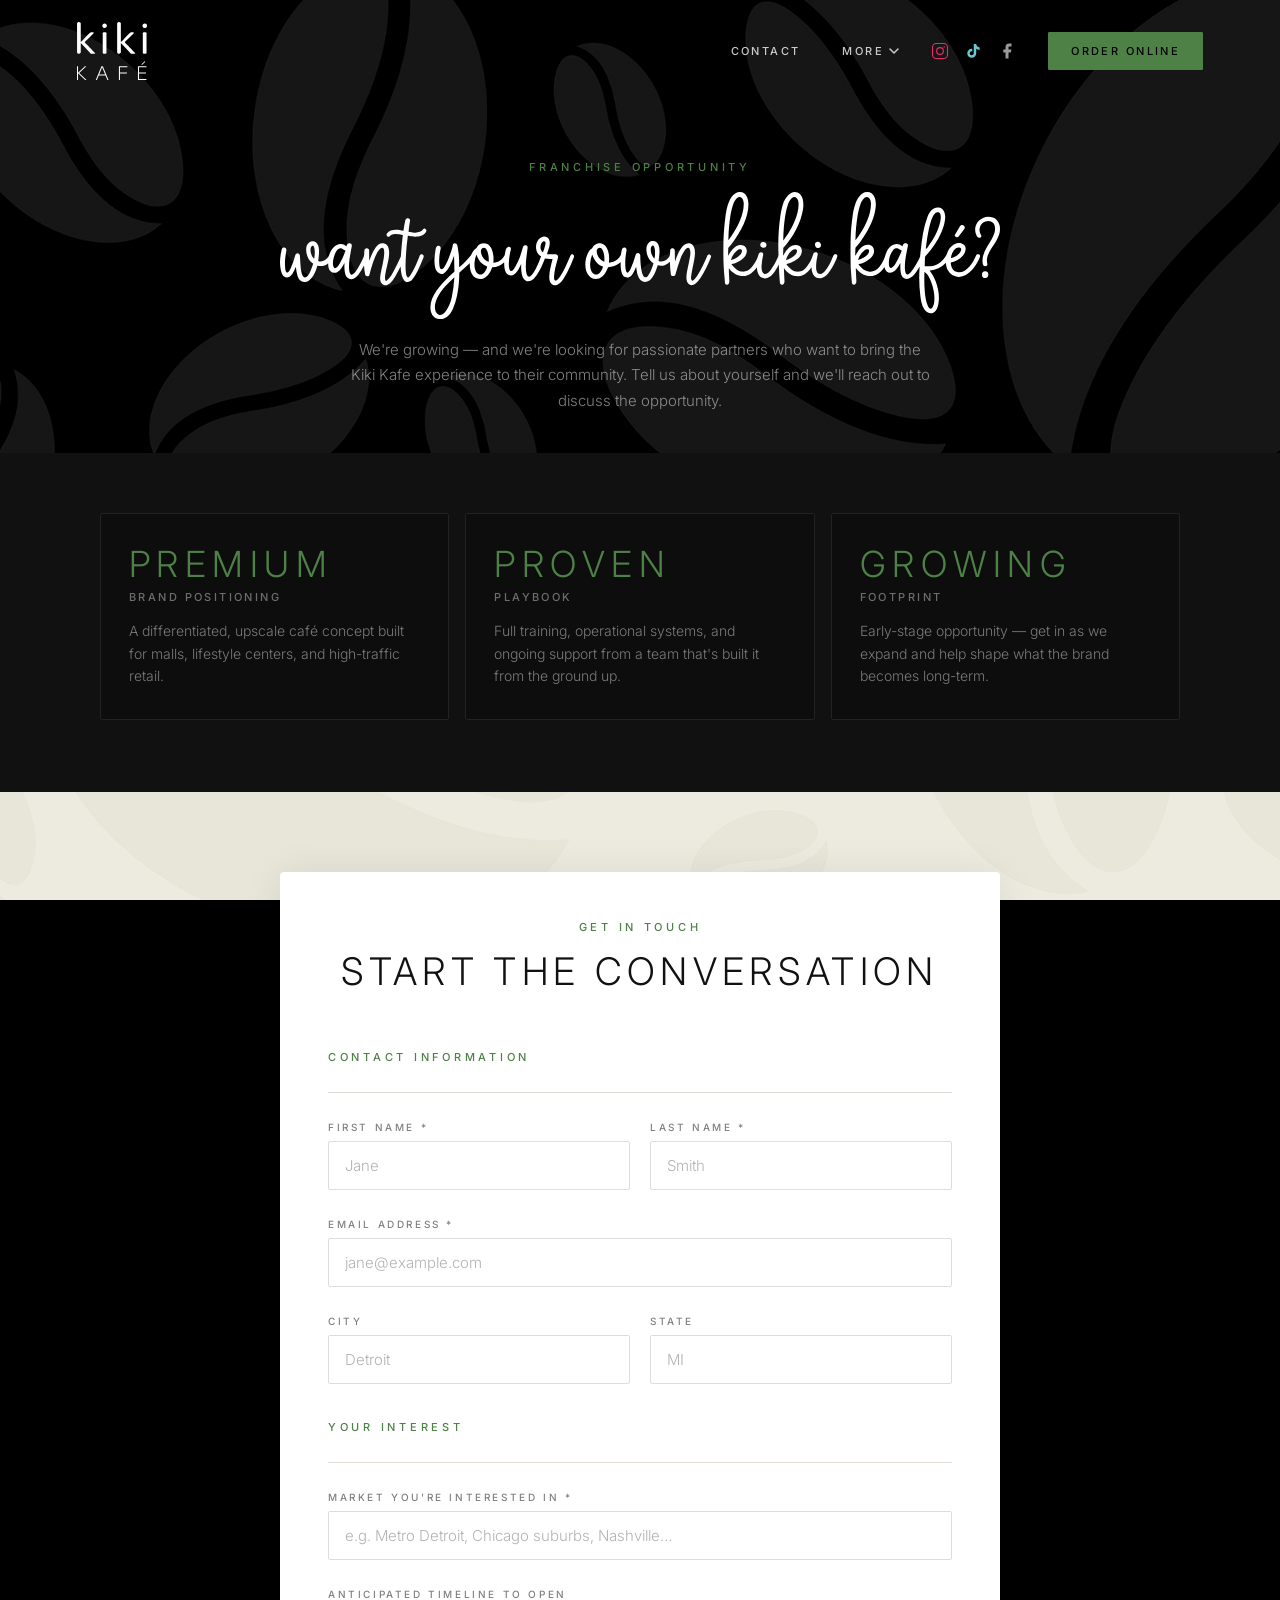
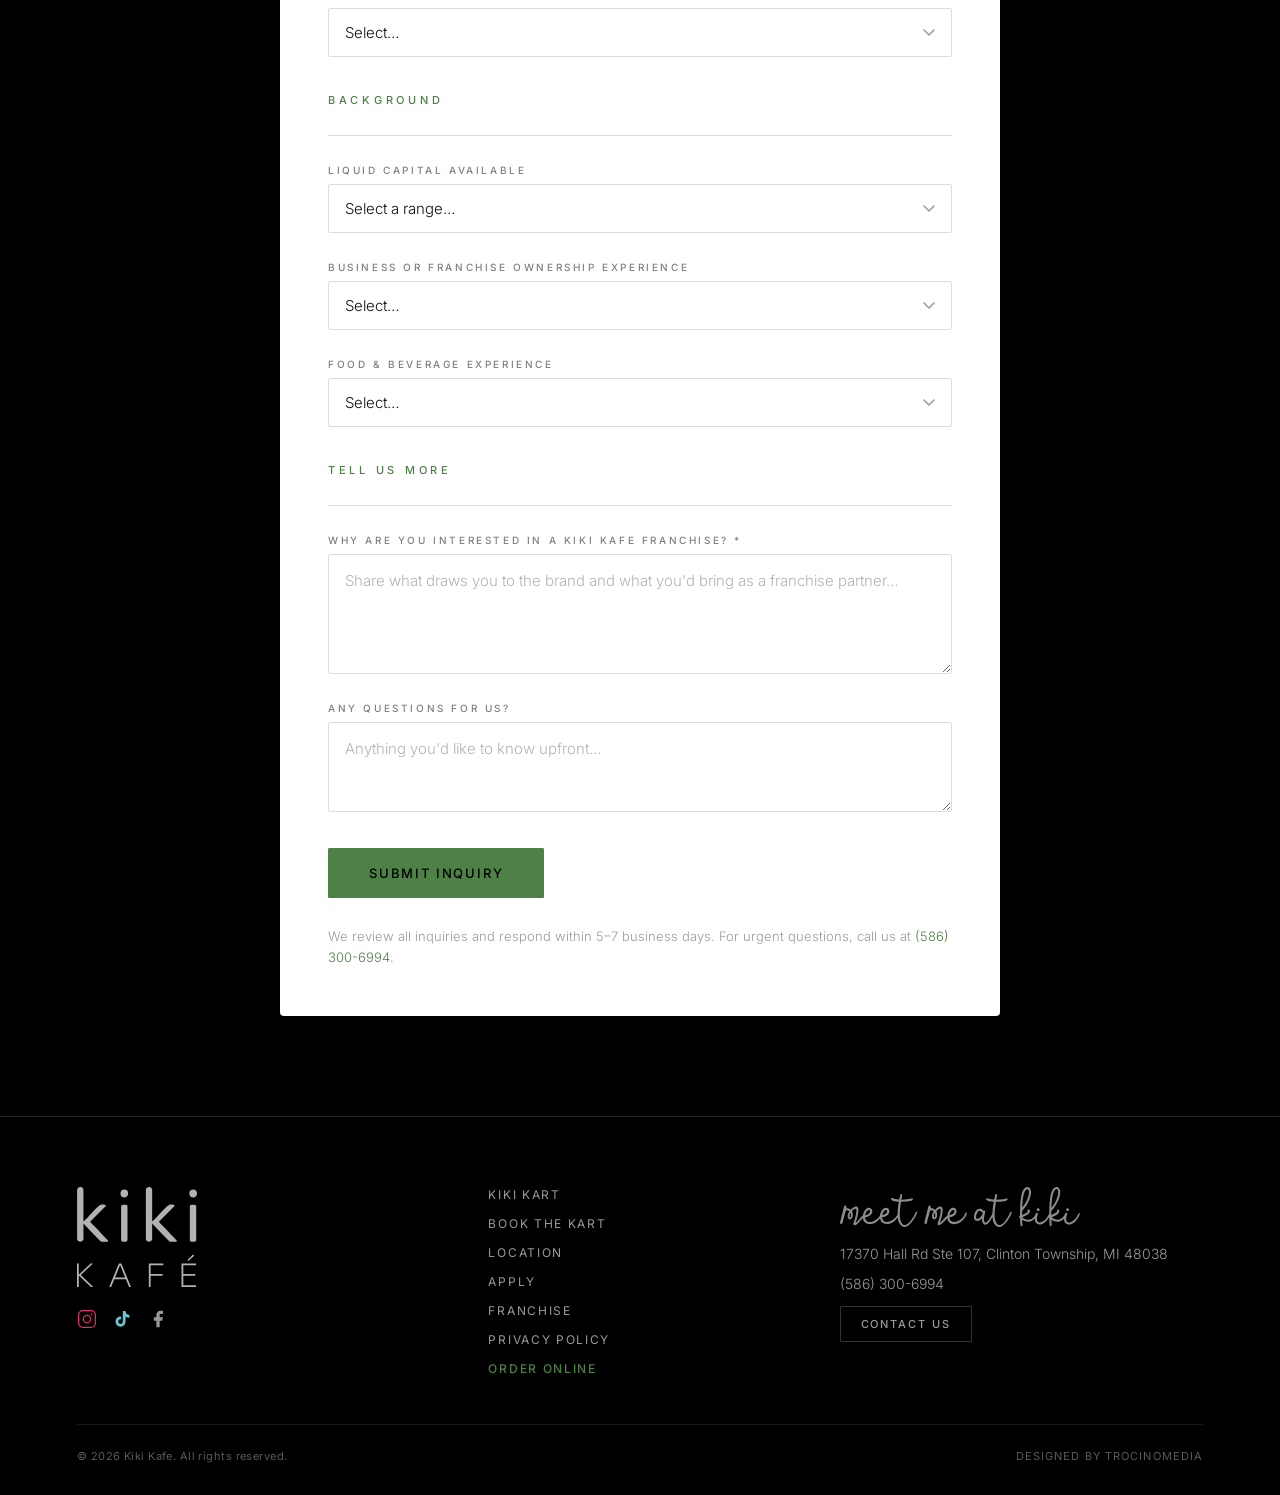
<file: franchise.html>
<!DOCTYPE html>
<html lang="en">
<head>
<meta charset="utf-8">
<meta name="viewport" content="width=device-width, initial-scale=1">
<title>Franchise Inquiry — Kiki Kafe</title>
<link rel="preconnect" href="https://fonts.googleapis.com">
<link rel="preconnect" href="https://fonts.gstatic.com" crossorigin>
<link href="https://fonts.googleapis.com/css2?family=Inter:wght@300;400;500;600&family=Dancing+Script:wght@500;600;700&display=swap" rel="stylesheet">
<link rel="icon" href="uploads/favicon.svg" type="image/svg+xml">
<link rel="stylesheet" href="styles.css">
<meta name="description" content="Interested in owning a Kiki Kafe? We're looking for passionate partners to bring our premium coffee experience to new markets. Submit a franchise inquiry today.">
<link rel="canonical" href="https://kikikafe.net/franchise.html">
<meta property="og:type" content="website">
<meta property="og:url" content="https://kikikafe.net/franchise.html">
<meta property="og:site_name" content="Kiki Kafe">
<meta property="og:title" content="Own a Kiki Kafe | Franchise Opportunity">
<meta property="og:description" content="Kiki Kafe is growing. We're looking for passionate franchise partners to bring our premium coffee shop experience to new markets. Inquire today.">
<meta property="og:image" content="https://kikikafe.net/uploads/kiki-header_test_v2.png">
<meta name="twitter:card" content="summary_large_image">
<meta name="twitter:title" content="Own a Kiki Kafe | Franchise Opportunity">
<meta name="twitter:description" content="Kiki Kafe is growing. We're looking for passionate franchise partners to bring our premium coffee experience to new markets.">
<meta name="twitter:image" content="https://kikikafe.net/uploads/kiki-header_test_v2.png">
<meta name="theme-color" content="#000000">
<style>
  .stat-card {
    background: #0d0d0d;
    border: 1px solid #222;
    border-radius: 2px;
    padding: 32px 28px;
    display: flex;
    flex-direction: column;
    gap: 8px;
  }
  @media (max-width: 900px) {
    [data-grid="stats"] { grid-template-columns: 1fr 1fr !important; }
  }
  @media (max-width: 640px) {
    [data-grid="stats"] { grid-template-columns: 1fr !important; }
  }
  @media (max-width: 560px) {
    #page-header { padding: 130px 5vw 48px !important; }
    #intro-section { padding: 60px 5vw !important; }
    #form-section { padding: 40px 5vw 60px !important; }
    #form-section > div { padding: 32px 24px !important; }
  }
</style>
</head>
<body>

<!-- ===== NAV ===== -->
<header id="site-header" style="position:fixed; top:0; left:0; right:0; z-index:100; display:flex; align-items:center; justify-content:space-between; padding:22px 6vw; background:transparent; transition:background .4s ease, padding .4s ease, border-color .4s ease; border-bottom:1px solid rgba(255,255,255,0);">
  <a href="index.html#top" style="display:flex; align-items:center; text-decoration:none;">
    <img id="header-logo" src="uploads/Kiki-Logo.svg" alt="Kiki Kafe" style="height:58px; width:auto; display:block;">
  </a>
  <nav style="display:flex; align-items:center; gap:32px;">
    <div data-nav-text style="display:flex; align-items:center; gap:42px;">
      <a href="index.html#location" class="nav-link" style="text-decoration:none; font-size:11px; font-weight:500; letter-spacing:.22em; text-transform:uppercase;">Contact</a>
      <div class="nav-dropdown">
        <button class="nav-dropdown-trigger">More <svg width="10" height="6" viewBox="0 0 10 6" fill="none" aria-hidden="true"><path d="M1 1l4 4 4-4" stroke="currentColor" stroke-width="1.5" stroke-linecap="round" stroke-linejoin="round"/></svg></button>
        <div class="nav-dropdown-menu">
          <a href="book-kart.html" class="nav-dropdown-item">Book Kiki Kart</a>
          <a href="franchise.html" class="nav-dropdown-item">Franchise</a>
          <a href="apply.html" class="nav-dropdown-item">Apply</a>
        </div>
      </div>
    </div>
    <div data-nav-social style="display:flex; align-items:center; gap:16px;">
      <a href="https://www.instagram.com/meetmeatkiki" target="_blank" rel="noopener" class="social-icon" aria-label="Instagram">
        <svg xmlns="http://www.w3.org/2000/svg" width="18" height="18" viewBox="0 0 24 24" fill="none" stroke="currentColor" stroke-width="1.5" stroke-linecap="round" stroke-linejoin="round"><rect x="2" y="2" width="20" height="20" rx="5"/><circle cx="12" cy="12" r="4.5"/><circle cx="17.5" cy="6.5" r="1" fill="currentColor" stroke="none"/></svg>
      </a>
      <a href="https://www.tiktok.com/@meetmeatkiki" target="_blank" rel="noopener" class="social-icon" aria-label="TikTok">
        <svg xmlns="http://www.w3.org/2000/svg" width="17" height="18" viewBox="0 0 24 24" fill="currentColor"><path d="M19.59 6.69a4.83 4.83 0 01-3.77-4.25V2h-3.45v13.67a2.89 2.89 0 01-2.88 2.5 2.89 2.89 0 01-2.89-2.89 2.89 2.89 0 012.89-2.89c.28 0 .54.04.79.1V9.01a6.27 6.27 0 00-.79-.05 6.34 6.34 0 00-6.34 6.34 6.34 6.34 0 006.34 6.34 6.34 6.34 0 006.33-6.34V8.89a8.27 8.27 0 004.84 1.54V6.97a4.85 4.85 0 01-1.07-.28z"/></svg>
      </a>
      <a href="https://www.facebook.com/profile.php?id=61591747330478" target="_blank" rel="noopener" class="social-icon" aria-label="Facebook">
        <svg xmlns="http://www.w3.org/2000/svg" width="18" height="18" viewBox="0 0 24 24" fill="currentColor"><path d="M18 2h-3a5 5 0 0 0-5 5v3H7v4h3v8h4v-8h3l1-4h-4V7a1 1 0 0 1 1-1h3z"/></svg>
      </a>
    </div>
    <a href="https://order.online/store/-35180447?hideModal=true" target="_blank" rel="noopener" class="btn-order" style="text-decoration:none; font-size:11px; font-weight:500; letter-spacing:.22em; text-transform:uppercase; padding:11px 22px; border:1px solid #4d8145; border-radius:1px; white-space:nowrap;">Order&nbsp;Online</a>
    <button class="hamburger" id="hamburger-btn" aria-label="Open menu"><span></span><span></span><span></span></button>
  </nav>
</header>

<!-- ===== PAGE HEADER ===== -->
<section id="page-header" style="padding:160px 6vw 40px; text-align:center; display:flex; flex-direction:column; align-items:center; gap:18px; background:url('uploads/Kiki-Coffee-Bean_BG_Dark.jpg') center/cover fixed;">
  <span style="font-size:11px; font-weight:500; letter-spacing:.34em; text-transform:uppercase; color:#4d8145;">Franchise Opportunity</span>
  <h1 style="margin:0; line-height:0;">
    <img src="uploads/own-your-own-kiki.svg" alt="Own Your Own Kiki" style="width:min(720px,88vw); height:auto; display:block; filter:brightness(0) invert(1);">
  </h1>
  <p style="margin:0; max-width:580px; font-weight:300; font-size:15px; line-height:1.7; color:rgba(255,255,255,.5);">We're growing — and we're looking for passionate partners who want to bring the Kiki Kafe experience to their community. Tell us about yourself and we'll reach out to discuss the opportunity.</p>
</section>

<!-- ===== WHY KIKI ===== -->
<section id="intro-section" style="padding:60px 6vw 72px; background:#111;">
  <div style="max-width:1080px; margin:0 auto; display:flex; flex-direction:column; gap:56px;">

    <div data-grid="stats" style="display:grid; grid-template-columns:repeat(3,1fr); gap:16px;">
      <div class="stat-card">
        <span style="font-family:'Inter',sans-serif; font-weight:300; font-size:36px; letter-spacing:.18em; text-transform:uppercase; color:#4d8145; line-height:1;">Premium</span>
        <span style="font-size:11px; font-weight:500; letter-spacing:.22em; text-transform:uppercase; color:rgba(255,255,255,.4);">Brand Positioning</span>
        <p style="margin:8px 0 0; font-weight:300; font-size:14px; line-height:1.6; color:rgba(255,255,255,.45);">A differentiated, upscale café concept built for malls, lifestyle centers, and high-traffic retail.</p>
      </div>
      <div class="stat-card">
        <span style="font-family:'Inter',sans-serif; font-weight:300; font-size:36px; letter-spacing:.18em; text-transform:uppercase; color:#4d8145; line-height:1;">Proven</span>
        <span style="font-size:11px; font-weight:500; letter-spacing:.22em; text-transform:uppercase; color:rgba(255,255,255,.4);">Playbook</span>
        <p style="margin:8px 0 0; font-weight:300; font-size:14px; line-height:1.6; color:rgba(255,255,255,.45);">Full training, operational systems, and ongoing support from a team that's built it from the ground up.</p>
      </div>
      <div class="stat-card">
        <span style="font-family:'Inter',sans-serif; font-weight:300; font-size:36px; letter-spacing:.18em; text-transform:uppercase; color:#4d8145; line-height:1;">Growing</span>
        <span style="font-size:11px; font-weight:500; letter-spacing:.22em; text-transform:uppercase; color:rgba(255,255,255,.4);">Footprint</span>
        <p style="margin:8px 0 0; font-weight:300; font-size:14px; line-height:1.6; color:rgba(255,255,255,.45);">Early-stage opportunity — get in as we expand and help shape what the brand becomes long-term.</p>
      </div>
    </div>

  </div>
</section>

<!-- ===== FORM ===== -->
<section id="form-section" style="padding:80px 6vw 100px; background:url('uploads/Kiki-Coffee-Bean_BG_Light.jpg') center/cover fixed;">
  <div style="max-width:720px; margin:0 auto; background:#fff; border-radius:4px; padding:48px; box-shadow:0 2px 40px rgba(0,0,0,.08);">

    <div style="text-align:center; margin-bottom:56px; display:flex; flex-direction:column; align-items:center; gap:14px;">
      <span style="font-size:11px; font-weight:500; letter-spacing:.34em; text-transform:uppercase; color:#4d8145;">Get in Touch</span>
      <h2 style="margin:0; font-weight:300; font-size:clamp(26px,4vw,38px); letter-spacing:.14em; text-transform:uppercase; color:#111;">Start the Conversation</h2>
    </div>

    <form class="site-form" method="POST" style="display:flex; flex-direction:column; gap:28px;">
      <input type="hidden" name="_form" value="franchise">

      <!-- Contact Info -->
      <div style="display:flex; flex-direction:column; gap:6px; padding-bottom:28px; border-bottom:1px solid #e0dbd4;">
        <span style="font-size:11px; font-weight:500; letter-spacing:.34em; text-transform:uppercase; color:#4d8145;">Contact Information</span>
      </div>

      <div class="form-row">
        <div class="form-field">
          <label for="first-name">First Name *</label>
          <input type="text" id="first-name" name="First Name" placeholder="Jane" required>
        </div>
        <div class="form-field">
          <label for="last-name">Last Name *</label>
          <input type="text" id="last-name" name="Last Name" placeholder="Smith" required>
        </div>
      </div>

      <div class="form-field">
        <label for="email">Email Address *</label>
        <input type="email" id="email" name="Email" placeholder="jane@example.com" required>
      </div>

      <div class="form-row">
        <div class="form-field">
          <label for="city">City</label>
          <input type="text" id="city" name="City" placeholder="Detroit">
        </div>
        <div class="form-field">
          <label for="state">State</label>
          <input type="text" id="state" name="State" placeholder="MI">
        </div>
      </div>

      <!-- Interest -->
      <div style="display:flex; flex-direction:column; gap:6px; padding-top:8px; padding-bottom:28px; border-bottom:1px solid #e0dbd4;">
        <span style="font-size:11px; font-weight:500; letter-spacing:.34em; text-transform:uppercase; color:#4d8145;">Your Interest</span>
      </div>

      <div class="form-field">
        <label for="market">Market You're Interested In *</label>
        <input type="text" id="market" name="Target Market" placeholder="e.g. Metro Detroit, Chicago suburbs, Nashville…" required>
      </div>


      <div class="form-field">
        <label for="timeline">Anticipated Timeline to Open</label>
        <select id="timeline" name="Timeline">
          <option value="" disabled selected>Select…</option>
          <option value="ASAP">As soon as possible</option>
          <option value="6–12 months">6–12 months</option>
          <option value="1–2 years">1–2 years</option>
          <option value="Just exploring">Just exploring for now</option>
        </select>
      </div>

      <!-- Background -->
      <div style="display:flex; flex-direction:column; gap:6px; padding-top:8px; padding-bottom:28px; border-bottom:1px solid #e0dbd4;">
        <span style="font-size:11px; font-weight:500; letter-spacing:.34em; text-transform:uppercase; color:#4d8145;">Background</span>
      </div>

      <div class="form-field">
        <label for="capital">Liquid Capital Available</label>
        <select id="capital" name="Liquid Capital">
          <option value="" disabled selected>Select a range…</option>
          <option value="Under $50k">Under $50,000</option>
          <option value="$50k–$100k">$50,000 – $100,000</option>
          <option value="$100k–$250k">$100,000 – $250,000</option>
          <option value="$250k+">$250,000+</option>
          <option value="Prefer not to say">Prefer not to say</option>
        </select>
      </div>

      <div class="form-field">
        <label for="biz-exp">Business or Franchise Ownership Experience</label>
        <select id="biz-exp" name="Business Experience">
          <option value="" disabled selected>Select…</option>
          <option value="None">No prior business ownership</option>
          <option value="Small business owner">Small business owner</option>
          <option value="Franchise owner">Current or former franchise owner</option>
          <option value="Multi-unit operator">Multi-unit operator</option>
        </select>
      </div>

      <div class="form-field">
        <label for="food-exp">Food & Beverage Experience</label>
        <select id="food-exp" name="F&B Experience">
          <option value="" disabled selected>Select…</option>
          <option value="None">No F&amp;B background</option>
          <option value="Some">Some experience (retail, service)</option>
          <option value="Significant">Significant F&amp;B background</option>
        </select>
      </div>

      <!-- Message -->
      <div style="display:flex; flex-direction:column; gap:6px; padding-top:8px; padding-bottom:28px; border-bottom:1px solid #e0dbd4;">
        <span style="font-size:11px; font-weight:500; letter-spacing:.34em; text-transform:uppercase; color:#4d8145;">Tell Us More</span>
      </div>

      <div class="form-field">
        <label for="why">Why are you interested in a Kiki Kafe franchise? *</label>
        <textarea id="why" name="Why Kiki Kafe" placeholder="Share what draws you to the brand and what you'd bring as a franchise partner…" required></textarea>
      </div>

      <div class="form-field">
        <label for="questions">Any questions for us?</label>
        <textarea id="questions" name="Questions" placeholder="Anything you'd like to know upfront…" style="min-height:90px;"></textarea>
      </div>

      <!-- Submit -->
      <div style="display:flex; justify-content:flex-start; padding-top:8px;">
        <button type="submit" class="btn-submit">Submit Inquiry</button>
      </div>

      <p id="form-error" style="display:none; margin:12px 0 0; font-size:13px; font-weight:300; color:#c0392b;">Something went wrong — please try again.</p>

      <p style="margin:0; font-size:13px; font-weight:300; color:rgba(0,0,0,.4); line-height:1.6;">We review all inquiries and respond within 5–7 business days. For urgent questions, call us at <a href="tel:+15863006994" style="color:#4d8145; text-decoration:none;">(586) 300-6994</a>.</p>

    </form>

    <div id="form-success" style="display:none; flex-direction:column; align-items:center; text-align:center; gap:20px; padding:48px 24px;">
      <svg width="52" height="52" viewBox="0 0 52 52" fill="none" xmlns="http://www.w3.org/2000/svg">
        <circle cx="26" cy="26" r="25" stroke="#4d8145" stroke-width="1.5"/>
        <polyline points="16,26 22,33 36,18" stroke="#4d8145" stroke-width="2" stroke-linecap="round" stroke-linejoin="round" fill="none"/>
      </svg>
      <h3 style="margin:0; font-weight:300; font-size:28px; letter-spacing:.14em; text-transform:uppercase; color:#111;">Inquiry Sent</h3>
      <p style="margin:0; font-weight:300; font-size:15px; line-height:1.7; color:rgba(0,0,0,.5); max-width:420px;">We'll be in touch within 5–7 business days to discuss the opportunity.</p>
    </div>

  </div>
</section>

<!-- ===== FOOTER ===== -->
<footer style="border-top:1px solid #222; background:#000; padding:70px 6vw 32px;">
  <div data-grid="footer" style="max-width:1180px; margin:0 auto; display:grid; grid-template-columns:1.2fr 1fr 1.2fr; gap:48px;">
    <div style="display:flex; flex-direction:column; gap:18px; align-items:flex-start;">
      <img src="uploads/Kiki-Logo.svg" alt="Kiki Kafe" style="height:100px; width:auto; filter:brightness(0) invert(1) opacity(.7);">
      <div style="display:flex; gap:16px; margin-top:4px;">
        <a href="https://www.instagram.com/meetmeatkiki" target="_blank" rel="noopener" class="social-icon" aria-label="Instagram">
          <svg xmlns="http://www.w3.org/2000/svg" width="20" height="20" viewBox="0 0 24 24" fill="none" stroke="currentColor" stroke-width="1.5" stroke-linecap="round" stroke-linejoin="round"><rect x="2" y="2" width="20" height="20" rx="5"/><circle cx="12" cy="12" r="4.5"/><circle cx="17.5" cy="6.5" r="1" fill="currentColor" stroke="none"/></svg>
        </a>
        <a href="https://www.tiktok.com/@meetmeatkiki" target="_blank" rel="noopener" class="social-icon" aria-label="TikTok">
          <svg xmlns="http://www.w3.org/2000/svg" width="19" height="20" viewBox="0 0 24 24" fill="currentColor"><path d="M19.59 6.69a4.83 4.83 0 01-3.77-4.25V2h-3.45v13.67a2.89 2.89 0 01-2.88 2.5 2.89 2.89 0 01-2.89-2.89 2.89 2.89 0 012.89-2.89c.28 0 .54.04.79.1V9.01a6.27 6.27 0 00-.79-.05 6.34 6.34 0 00-6.34 6.34 6.34 6.34 0 006.34 6.34 6.34 6.34 0 006.33-6.34V8.89a8.27 8.27 0 004.84 1.54V6.97a4.85 4.85 0 01-1.07-.28z"/></svg>
        </a>
        <a href="https://www.facebook.com/profile.php?id=61591747330478" target="_blank" rel="noopener" class="social-icon" aria-label="Facebook">
          <svg xmlns="http://www.w3.org/2000/svg" width="20" height="20" viewBox="0 0 24 24" fill="currentColor"><path d="M18 2h-3a5 5 0 0 0-5 5v3H7v4h3v8h4v-8h3l1-4h-4V7a1 1 0 0 1 1-1h3z"/></svg>
        </a>
      </div>
    </div>
    <div style="display:flex; flex-direction:column; gap:14px;">
      <a href="index.html#kart" class="footer-nav-link" style="text-decoration:none; font-size:12px; font-weight:400; letter-spacing:.14em; text-transform:uppercase; color:rgba(255,255,255,.6);">Kiki Kart</a>
      <a href="book-kart.html" class="footer-nav-link" style="text-decoration:none; font-size:12px; font-weight:400; letter-spacing:.14em; text-transform:uppercase; color:rgba(255,255,255,.6);">Book the Kart</a>
      <a href="index.html#location" class="footer-nav-link" style="text-decoration:none; font-size:12px; font-weight:400; letter-spacing:.14em; text-transform:uppercase; color:rgba(255,255,255,.6);">Location</a>
      <a href="apply.html" class="footer-nav-link" style="text-decoration:none; font-size:12px; font-weight:400; letter-spacing:.14em; text-transform:uppercase; color:rgba(255,255,255,.6);">Apply</a>
      <a href="franchise.html" class="footer-nav-link" style="text-decoration:none; font-size:12px; font-weight:400; letter-spacing:.14em; text-transform:uppercase; color:rgba(255,255,255,.6);">Franchise</a>
      <a href="privacy.html" class="footer-nav-link" style="text-decoration:none; font-size:12px; font-weight:400; letter-spacing:.14em; text-transform:uppercase; color:rgba(255,255,255,.6);">Privacy Policy</a>
      <a href="https://order.online/store/-35180447?hideModal=true" target="_blank" rel="noopener" class="footer-order-link" style="text-decoration:none; font-size:12px; font-weight:500; letter-spacing:.14em; text-transform:uppercase; color:#4d8145;">Order Online</a>
    </div>
    <div style="display:flex; flex-direction:column; gap:10px;">
      <img src="uploads/meet-me-at-kiki_one-line.svg" alt="Meet Me At Kiki" style="width:240px; height:auto; filter:brightness(0) invert(1) opacity(.55); margin-bottom:6px;">
      <span style="font-weight:300; font-size:14px; line-height:1.6; color:rgba(255,255,255,.6);">17370 Hall Rd Ste 107, Clinton Township, MI 48038</span>
      <a href="tel:+15863006994" style="text-decoration:none; font-weight:300; font-size:14px; color:rgba(255,255,255,.6);">(586) 300-6994</a>
      <button onclick="document.getElementById('contact-modal').style.display='flex'; document.body.style.overflow='hidden';" class="btn-footer-contact" style="font-family:'Inter',sans-serif; font-weight:500; font-size:11px; letter-spacing:.18em; text-transform:uppercase; padding:10px 20px; border:1px solid rgba(255,255,255,.2); border-radius:1px; color:rgba(255,255,255,.6); background:transparent; cursor:pointer; align-self:flex-start; margin-top:4px;">Contact Us</button>
    </div>
  </div>
  <div style="max-width:1180px; margin:48px auto 0; padding-top:24px; border-top:1px solid #1a1a1a; display:flex; justify-content:space-between; flex-wrap:wrap; gap:12px;">
    <span style="font-size:11px; color:rgba(255,255,255,.35); letter-spacing:.04em;">© 2026 Kiki Kafe. All rights reserved.</span>
    <a href="https://www.trocino.media/" target="_blank" rel="noopener" style="text-decoration:none; font-size:11px; color:rgba(255,255,255,.35); letter-spacing:.1em; text-transform:uppercase;">Designed by TrocinoMedia</a>
  </div>
</footer>

<script>
  (function () {
    if (window.location.search.indexOf('submitted=true') !== -1) {
      var banner = document.createElement('div');
      banner.style.cssText = 'position:fixed;bottom:32px;left:50%;transform:translateX(-50%);background:#4d8145;color:#000;font-family:Inter,sans-serif;font-size:13px;font-weight:500;letter-spacing:.1em;text-transform:uppercase;padding:16px 32px;border-radius:2px;z-index:9999;white-space:nowrap;box-shadow:0 8px 32px rgba(0,0,0,.5);';
      banner.textContent = 'Inquiry received — we\'ll be in touch soon!';
      document.body.appendChild(banner);
      setTimeout(function () { banner.remove(); }, 6000);
    }
  })();

  (function () {
    var header = document.getElementById('site-header');
    function onScroll() {
      var mobile = window.innerWidth <= 560;
      if (window.scrollY > 40) {
        header.style.background = '#000';
        header.style.borderBottomColor = 'rgba(255,255,255,0.08)';
        header.style.padding = mobile ? '10px 5vw' : '16px 6vw';
      } else {
        header.style.background = 'transparent';
        header.style.borderBottomColor = 'rgba(255,255,255,0)';
        header.style.padding = mobile ? '14px 5vw' : '22px 6vw';
      }
    }
    window.addEventListener('scroll', onScroll, { passive: true });
    window.addEventListener('resize', onScroll, { passive: true });
    onScroll();
  })();
</script>


<!-- ===== MOBILE MENU ===== -->
<div id="mobile-menu">
  <div style="display:flex; justify-content:space-between; align-items:center; padding:18px 0 44px;">
    <a href="index.html" style="text-decoration:none;">
      <img src="uploads/Kiki-Logo.svg" alt="Kiki Kafe" style="height:44px; width:auto; display:block;">
    </a>
    <button class="hamburger open" id="mobile-close" aria-label="Close menu"><span></span><span></span><span></span></button>
  </div>
  <nav>
    <a href="index.html#location" class="mobile-nav-link">Contact</a>
    <a href="book-kart.html" class="mobile-nav-link">Book Kiki Kart</a>
    <a href="franchise.html" class="mobile-nav-link">Franchise</a>
    <a href="apply.html" class="mobile-nav-link">Apply</a>
  </nav>
  <div style="margin-top:40px; display:flex; flex-direction:column; gap:24px;">
    <div style="display:flex; gap:14px;">
      <a href="https://www.instagram.com/meetmeatkiki" target="_blank" rel="noopener" class="social-icon" aria-label="Instagram" style="width:46px; height:46px; border:1px solid #2a2a2a; border-radius:2px; display:flex; align-items:center; justify-content:center;">
        <svg xmlns="http://www.w3.org/2000/svg" width="20" height="20" viewBox="0 0 24 24" fill="none" stroke="currentColor" stroke-width="1.5" stroke-linecap="round" stroke-linejoin="round"><rect x="2" y="2" width="20" height="20" rx="5"/><circle cx="12" cy="12" r="4.5"/><circle cx="17.5" cy="6.5" r="1" fill="currentColor" stroke="none"/></svg>
      </a>
      <a href="https://www.tiktok.com/@meetmeatkiki" target="_blank" rel="noopener" class="social-icon" aria-label="TikTok" style="width:46px; height:46px; border:1px solid #2a2a2a; border-radius:2px; display:flex; align-items:center; justify-content:center;">
        <svg xmlns="http://www.w3.org/2000/svg" width="19" height="20" viewBox="0 0 24 24" fill="currentColor"><path d="M19.59 6.69a4.83 4.83 0 01-3.77-4.25V2h-3.45v13.67a2.89 2.89 0 01-2.88 2.5 2.89 2.89 0 01-2.89-2.89 2.89 2.89 0 012.89-2.89c.28 0 .54.04.79.1V9.01a6.27 6.27 0 00-.79-.05 6.34 6.34 0 00-6.34 6.34 6.34 6.34 0 006.34 6.34 6.34 6.34 0 006.33-6.34V8.89a8.27 8.27 0 004.84 1.54V6.97a4.85 4.85 0 01-1.07-.28z"/></svg>
      </a>
      <a href="https://www.facebook.com/profile.php?id=61591747330478" target="_blank" rel="noopener" class="social-icon" aria-label="Facebook" style="width:46px; height:46px; border:1px solid #2a2a2a; border-radius:2px; display:flex; align-items:center; justify-content:center;">
        <svg xmlns="http://www.w3.org/2000/svg" width="20" height="20" viewBox="0 0 24 24" fill="currentColor"><path d="M18 2h-3a5 5 0 0 0-5 5v3H7v4h3v8h4v-8h3l1-4h-4V7a1 1 0 0 1 1-1h3z"/></svg>
      </a>
    </div>
    <a href="https://order.online/store/-35180447?hideModal=true" target="_blank" rel="noopener" class="mobile-cta-link">Order Online</a>
  </div>
</div>

<script>
  (function () {
    var btn = document.getElementById('hamburger-btn');
    var menu = document.getElementById('mobile-menu');
    var close = document.getElementById('mobile-close');
    function openMenu() { menu.classList.add('open'); btn.classList.add('open'); document.body.style.overflow = 'hidden'; }
    function closeMenu() { menu.classList.remove('open'); btn.classList.remove('open'); document.body.style.overflow = ''; }
    btn.addEventListener('click', openMenu);
    close.addEventListener('click', closeMenu);
    menu.querySelectorAll('a').forEach(function (a) { a.addEventListener('click', closeMenu); });
  })();
</script>

<script>
  (function () {
    var form = document.querySelector('form.site-form');
    var success = document.getElementById('form-success');
    var errorMsg = document.getElementById('form-error');
    if (!form) return;
    form.addEventListener('submit', function (e) {
      e.preventDefault();
      var btn = form.querySelector('.btn-submit');
      var orig = btn.textContent;
      btn.disabled = true;
      btn.textContent = 'Sending…';
      if (errorMsg) errorMsg.style.display = 'none';
      var obj = {};
      new FormData(form).forEach(function (v, k) { obj[k] = v; });
      fetch('/api/submit', {
        method: 'POST',
        body: JSON.stringify(obj),
        headers: { 'Content-Type': 'application/json', 'Accept': 'application/json' }
      })
      .then(function (r) { return r.json(); })
      .then(function (data) {
        if (data.success) {
          form.style.display = 'none';
          if (success) { success.style.display = 'flex'; }
        } else { throw new Error(); }
      })
      .catch(function () {
        btn.disabled = false;
        btn.textContent = orig;
        if (errorMsg) errorMsg.style.display = 'block';
      });
    });
  })();
</script>

<!-- ===== CONTACT MODAL ===== -->
<div id="contact-modal" style="display:none; position:fixed; inset:0; z-index:300; background:rgba(0,0,0,.6); align-items:center; justify-content:center; padding:24px;">
  <div style="background:#fff; border-radius:4px; padding:48px; max-width:540px; width:100%; position:relative; max-height:90vh; overflow-y:auto; box-shadow:0 8px 60px rgba(0,0,0,.3);">
    <button id="contact-modal-close" aria-label="Close" style="position:absolute; top:20px; right:20px; background:none; border:none; cursor:pointer; color:rgba(0,0,0,.4); font-size:24px; line-height:1; padding:4px;">&#x2715;</button>
    <div style="display:flex; flex-direction:column; align-items:center; text-align:center; gap:8px; margin-bottom:36px;">
      <span style="font-size:11px; font-weight:500; letter-spacing:.34em; text-transform:uppercase; color:#4d8145;">Get in Touch</span>
      <h2 style="margin:0; font-weight:300; font-size:clamp(22px,3vw,30px); letter-spacing:.14em; text-transform:uppercase; color:#111;">Contact Us</h2>
    </div>
    <form id="contact-form" class="site-form" method="POST" style="display:flex; flex-direction:column; gap:20px;">
      <input type="hidden" name="_form" value="contact">
      <div class="form-row">
        <div class="form-field"><label for="c-first">First Name</label><input type="text" id="c-first" name="First Name" placeholder="Jane" required></div>
        <div class="form-field"><label for="c-last">Last Name</label><input type="text" id="c-last" name="Last Name" placeholder="Smith" required></div>
      </div>
      <div class="form-field"><label for="c-email">Email</label><input type="email" id="c-email" name="Email" placeholder="jane@example.com" required></div>
      <div class="form-field"><label for="c-subject">Subject</label><input type="text" id="c-subject" name="Subject" placeholder="What's this about?" required></div>
      <div class="form-field"><label for="c-message">Message</label><textarea id="c-message" name="Message" placeholder="How can we help?" required></textarea></div>
      <div style="display:flex; justify-content:center; padding-top:8px;"><button type="submit" class="btn-submit">Send Message</button></div>
      <p id="contact-error" style="display:none; margin:0; text-align:center; font-size:13px; font-weight:300; color:#c0392b;">Something went wrong — please try again.</p>
    </form>
    <div id="contact-success" style="display:none; flex-direction:column; align-items:center; text-align:center; gap:20px; padding:24px 0;">
      <svg width="52" height="52" viewBox="0 0 52 52" fill="none" xmlns="http://www.w3.org/2000/svg"><circle cx="26" cy="26" r="25" stroke="#4d8145" stroke-width="1.5"/><polyline points="16,26 22,33 36,18" stroke="#4d8145" stroke-width="2" stroke-linecap="round" stroke-linejoin="round" fill="none"/></svg>
      <h3 style="margin:0; font-weight:300; font-size:24px; letter-spacing:.14em; text-transform:uppercase; color:#111;">Message Sent</h3>
      <p style="margin:0; font-weight:300; font-size:15px; line-height:1.7; color:rgba(0,0,0,.5);">We'll get back to you as soon as possible.</p>
    </div>
  </div>
</div>

<script>
  (function () {
    var modal = document.getElementById('contact-modal');
    var openBtn = document.getElementById('contact-modal-open');
    var closeBtn = document.getElementById('contact-modal-close');
    var form = document.getElementById('contact-form');
    var success = document.getElementById('contact-success');
    var errorMsg = document.getElementById('contact-error');
    function openModal() { modal.style.display = 'flex'; document.body.style.overflow = 'hidden'; }
    function closeModal() {
      modal.style.display = 'none'; document.body.style.overflow = '';
      form.style.display = ''; success.style.display = 'none'; errorMsg.style.display = 'none';
      form.reset(); var btn = form.querySelector('.btn-submit'); btn.disabled = false; btn.textContent = 'Send Message';
    }
    if (openBtn) openBtn.addEventListener('click', openModal);
    closeBtn.addEventListener('click', closeModal);
    modal.addEventListener('click', function (e) { if (e.target === modal) closeModal(); });
    document.addEventListener('keydown', function (e) { if (e.key === 'Escape') closeModal(); });
    form.addEventListener('submit', function (e) {
      e.preventDefault();
      var btn = form.querySelector('.btn-submit'); var orig = btn.textContent;
      btn.disabled = true; btn.textContent = 'Sending…'; errorMsg.style.display = 'none';
      var obj = {}; new FormData(form).forEach(function (v, k) { obj[k] = v; });
      fetch('/api/submit', { method: 'POST', body: JSON.stringify(obj), headers: { 'Content-Type': 'application/json', 'Accept': 'application/json' } })
      .then(function (r) { return r.json(); })
      .then(function (data) { if (data.success) { form.style.display = 'none'; success.style.display = 'flex'; } else { throw new Error(); } })
      .catch(function () { btn.disabled = false; btn.textContent = orig; errorMsg.style.display = 'block'; });
    });
  })();
</script>

</body>
</html>
</file>
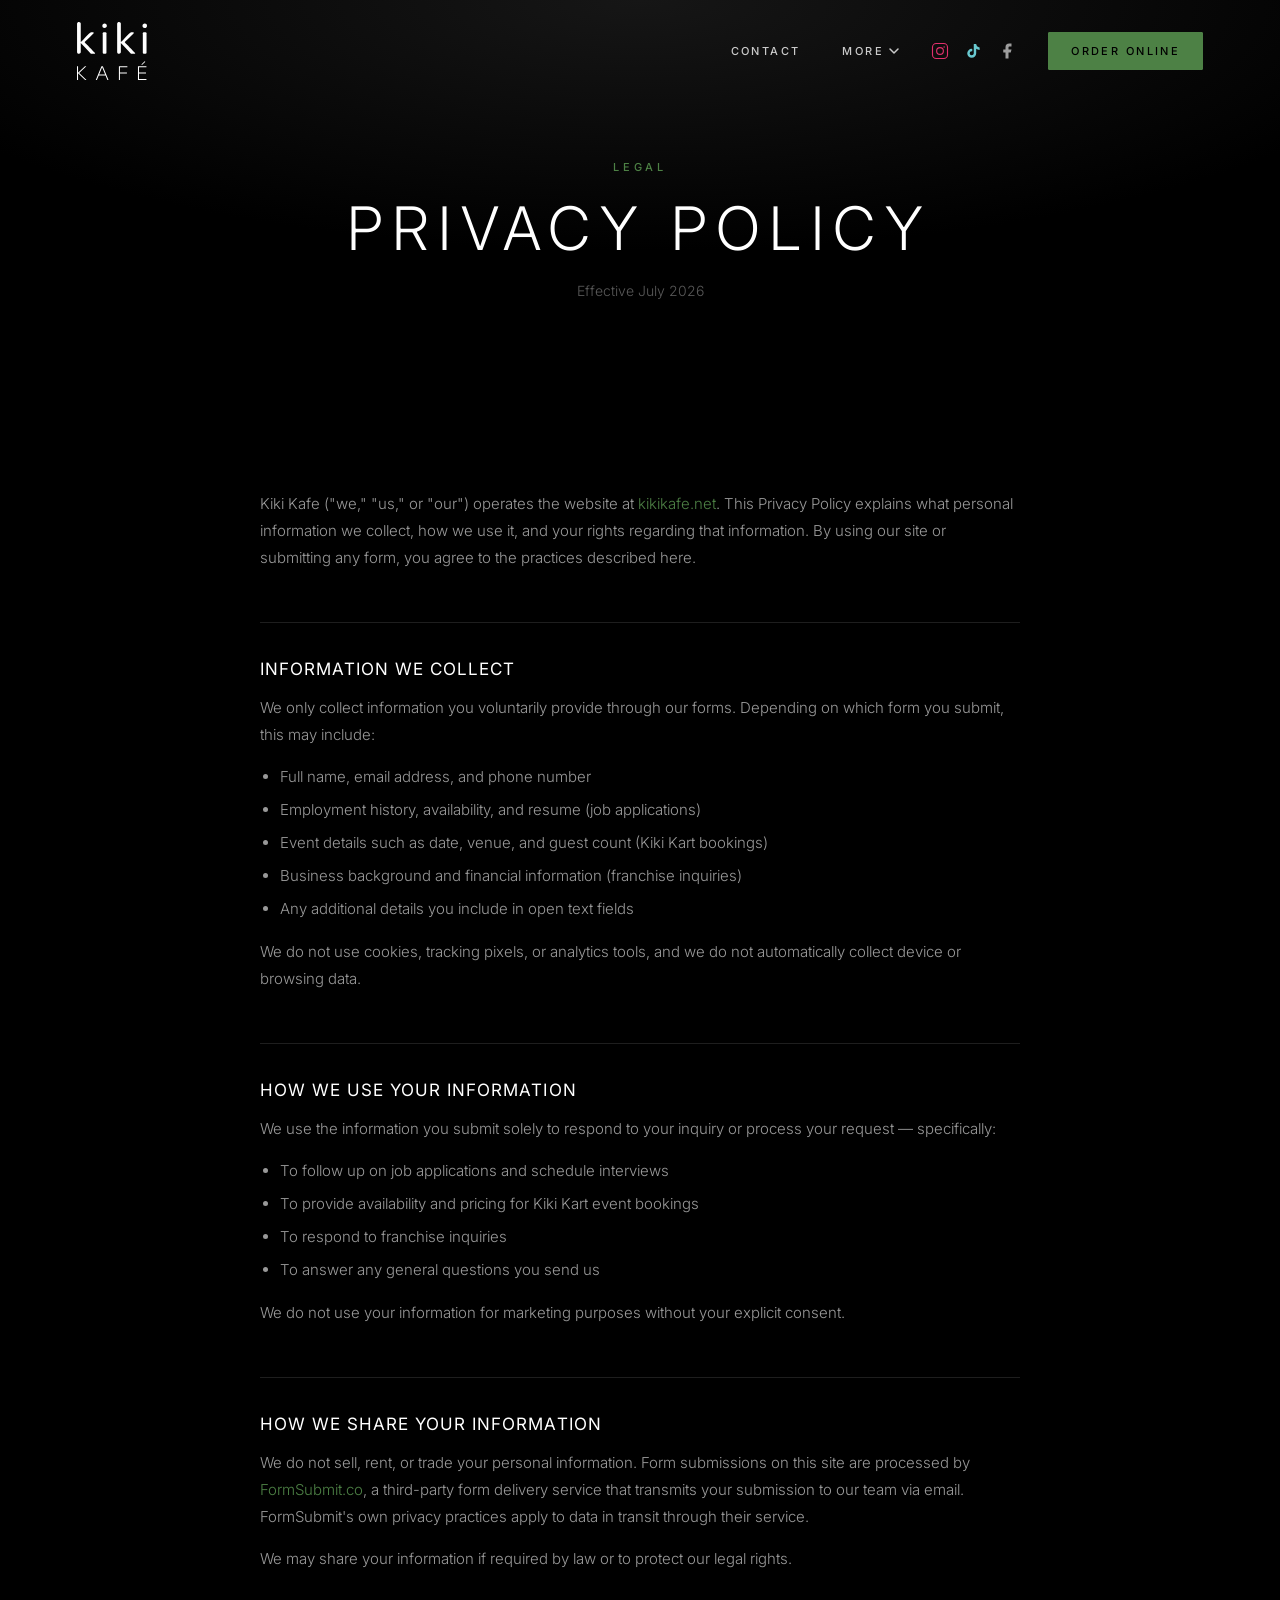
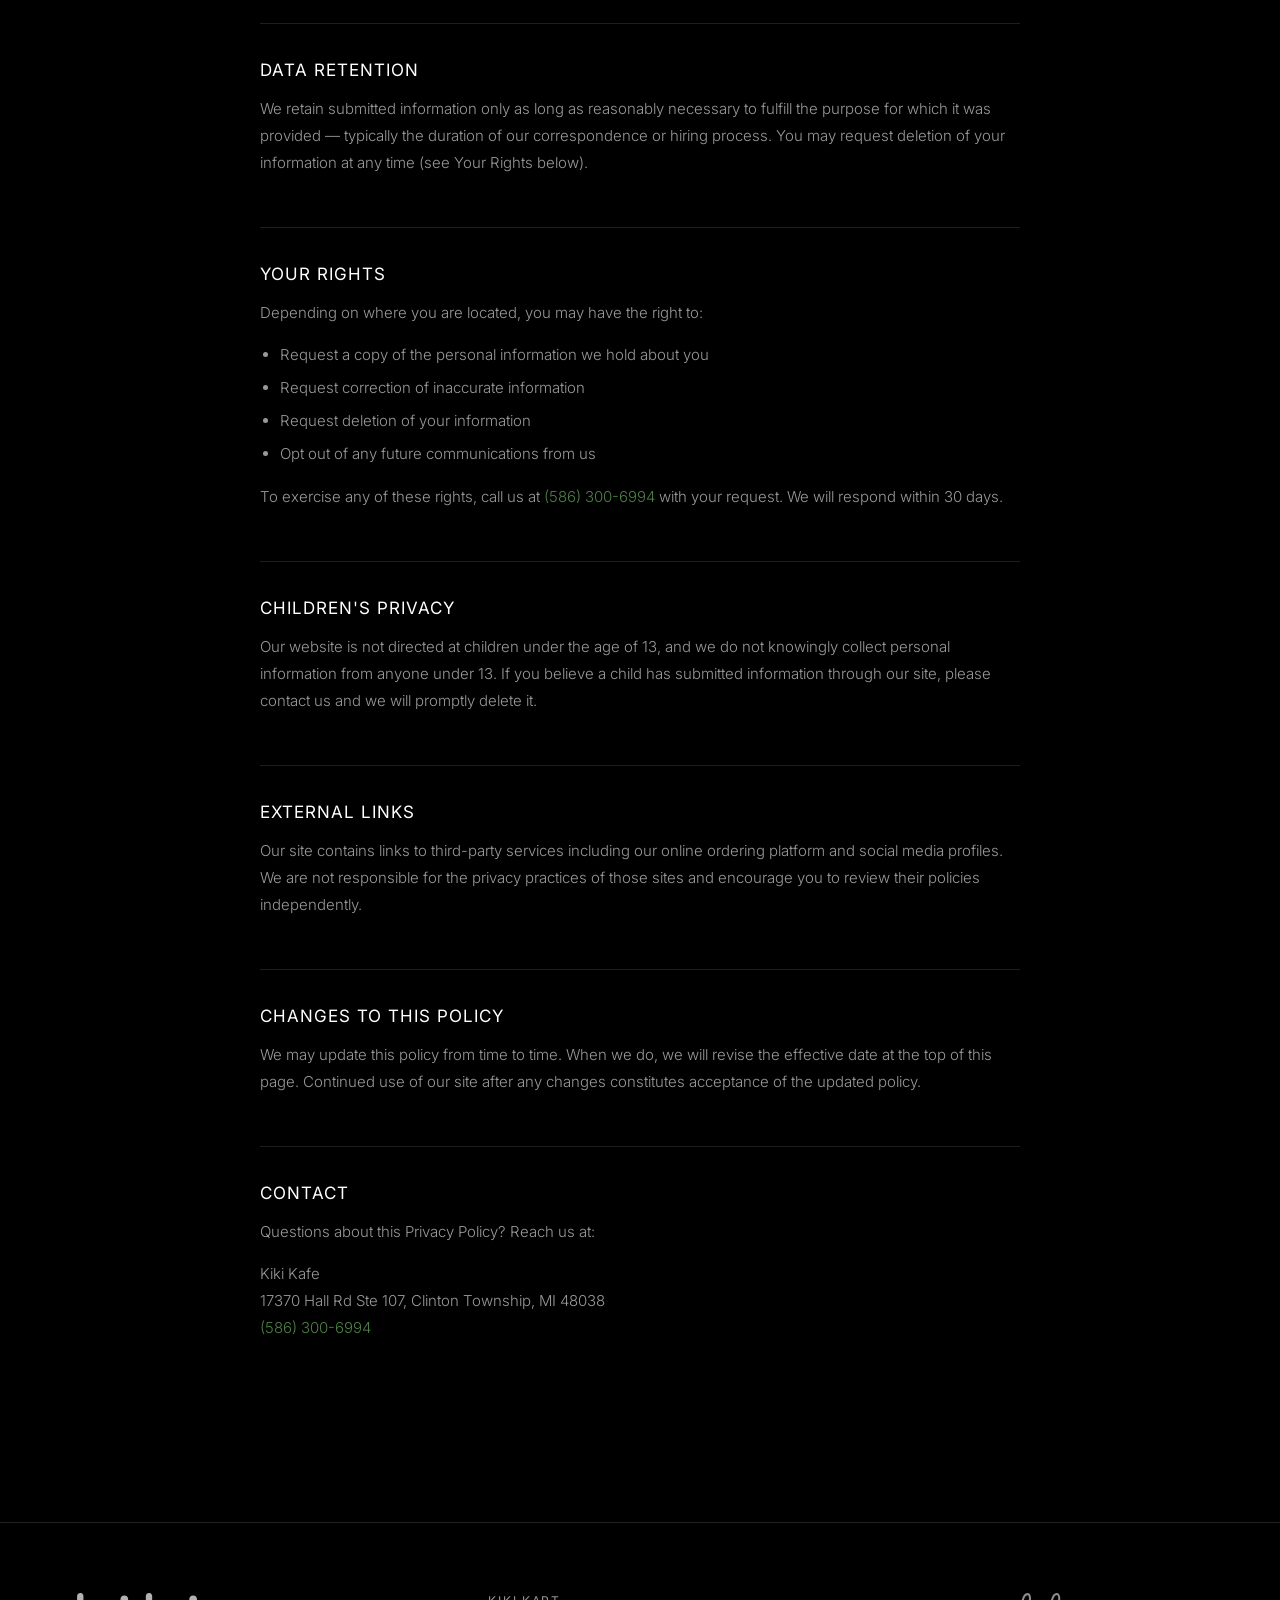
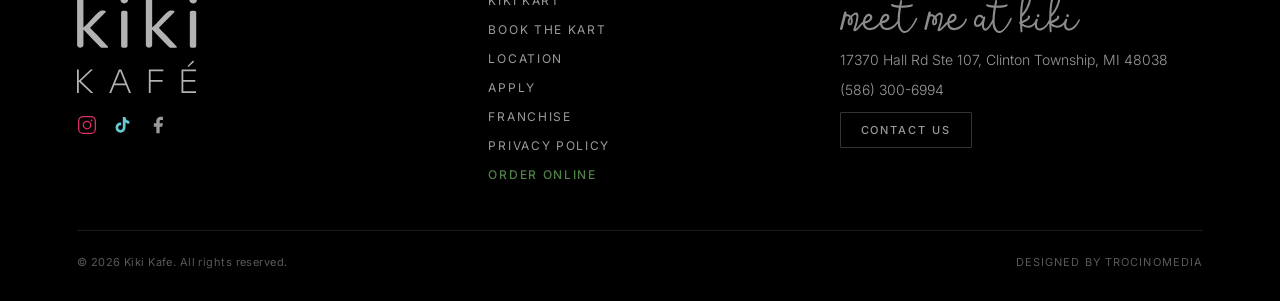
<file: privacy.html>
<!DOCTYPE html>
<html lang="en">
<head>
<meta charset="utf-8">
<meta name="viewport" content="width=device-width, initial-scale=1">
<title>Privacy Policy — Kiki Kafe</title>
<link rel="preconnect" href="https://fonts.googleapis.com">
<link rel="preconnect" href="https://fonts.gstatic.com" crossorigin>
<link href="https://fonts.googleapis.com/css2?family=Inter:wght@300;400;500;600&family=Dancing+Script:wght@500;600;700&display=swap" rel="stylesheet">
<link rel="icon" href="uploads/favicon.svg" type="image/svg+xml">
<link rel="stylesheet" href="styles.css">
<meta name="description" content="Kiki Kafe Privacy Policy — how we collect, use, and protect your personal information.">
<link rel="canonical" href="https://kikikafe.net/privacy.html">
<meta name="robots" content="noindex, follow">
<meta name="theme-color" content="#000000">
<style>
  .policy-body h2 {
    margin: 0 0 12px;
    font-weight: 400;
    font-size: 17px;
    letter-spacing: .06em;
    text-transform: uppercase;
    color: #fff;
  }
  .policy-body p, .policy-body li {
    font-weight: 300;
    font-size: 15px;
    line-height: 1.8;
    color: rgba(255,255,255,.6);
  }
  .policy-body ul {
    margin: 0;
    padding-left: 20px;
    display: flex;
    flex-direction: column;
    gap: 6px;
  }
  .policy-body a { color: #4d8145; text-decoration: none; }
  .policy-body a:hover { text-decoration: underline; }
  .policy-section {
    padding: 36px 0;
    border-bottom: 1px solid #1e1e1e;
  }
  .policy-section:last-child { border-bottom: none; }
  @media (max-width: 560px) {
    #page-header { padding: 130px 5vw 48px !important; }
    #policy-section { padding: 60px 5vw 100px !important; }
  }
</style>
</head>
<body>

<!-- ===== NAV ===== -->
<header id="site-header" style="position:fixed; top:0; left:0; right:0; z-index:100; display:flex; align-items:center; justify-content:space-between; padding:22px 6vw; background:transparent; transition:background .4s ease, padding .4s ease, border-color .4s ease; border-bottom:1px solid rgba(255,255,255,0);">
  <a href="index.html#top" style="display:flex; align-items:center; text-decoration:none;">
    <img id="header-logo" src="uploads/Kiki-Logo.svg" alt="Kiki Kafe" style="height:58px; width:auto; display:block;">
  </a>
  <nav style="display:flex; align-items:center; gap:32px;">
    <div data-nav-text style="display:flex; align-items:center; gap:42px;">
      <a href="index.html#location" class="nav-link" style="text-decoration:none; font-size:11px; font-weight:500; letter-spacing:.22em; text-transform:uppercase;">Contact</a>
      <div class="nav-dropdown">
        <button class="nav-dropdown-trigger">More <svg width="10" height="6" viewBox="0 0 10 6" fill="none" aria-hidden="true"><path d="M1 1l4 4 4-4" stroke="currentColor" stroke-width="1.5" stroke-linecap="round" stroke-linejoin="round"/></svg></button>
        <div class="nav-dropdown-menu">
          <a href="book-kart.html" class="nav-dropdown-item">Book Kiki Kart</a>
          <a href="franchise.html" class="nav-dropdown-item">Franchise</a>
          <a href="apply.html" class="nav-dropdown-item">Apply</a>
        </div>
      </div>
    </div>
    <div data-nav-social style="display:flex; align-items:center; gap:16px;">
      <a href="https://www.instagram.com/meetmeatkiki" target="_blank" rel="noopener" class="social-icon" aria-label="Instagram">
        <svg xmlns="http://www.w3.org/2000/svg" width="18" height="18" viewBox="0 0 24 24" fill="none" stroke="currentColor" stroke-width="1.5" stroke-linecap="round" stroke-linejoin="round"><rect x="2" y="2" width="20" height="20" rx="5"/><circle cx="12" cy="12" r="4.5"/><circle cx="17.5" cy="6.5" r="1" fill="currentColor" stroke="none"/></svg>
      </a>
      <a href="https://www.tiktok.com/@meetmeatkiki" target="_blank" rel="noopener" class="social-icon" aria-label="TikTok">
        <svg xmlns="http://www.w3.org/2000/svg" width="17" height="18" viewBox="0 0 24 24" fill="currentColor"><path d="M19.59 6.69a4.83 4.83 0 01-3.77-4.25V2h-3.45v13.67a2.89 2.89 0 01-2.88 2.5 2.89 2.89 0 01-2.89-2.89 2.89 2.89 0 012.89-2.89c.28 0 .54.04.79.1V9.01a6.27 6.27 0 00-.79-.05 6.34 6.34 0 00-6.34 6.34 6.34 6.34 0 006.34 6.34 6.34 6.34 0 006.33-6.34V8.89a8.27 8.27 0 004.84 1.54V6.97a4.85 4.85 0 01-1.07-.28z"/></svg>
      </a>
      <a href="https://www.facebook.com/profile.php?id=61591747330478" target="_blank" rel="noopener" class="social-icon" aria-label="Facebook">
        <svg xmlns="http://www.w3.org/2000/svg" width="18" height="18" viewBox="0 0 24 24" fill="currentColor"><path d="M18 2h-3a5 5 0 0 0-5 5v3H7v4h3v8h4v-8h3l1-4h-4V7a1 1 0 0 1 1-1h3z"/></svg>
      </a>
    </div>
    <a href="https://order.online/store/-35180447?hideModal=true" target="_blank" rel="noopener" class="btn-order" style="text-decoration:none; font-size:11px; font-weight:500; letter-spacing:.22em; text-transform:uppercase; padding:11px 22px; border:1px solid #4d8145; border-radius:1px; white-space:nowrap;">Order&nbsp;Online</a>
    <button class="hamburger" id="hamburger-btn" aria-label="Open menu"><span></span><span></span><span></span></button>
  </nav>
</header>

<!-- ===== PAGE HEADER ===== -->
<section id="page-header" style="padding:160px 6vw 60px; text-align:center; display:flex; flex-direction:column; align-items:center; gap:18px; background:radial-gradient(ellipse 90% 100% at 50% 0%, #161616 0%, #000 70%);">
  <span style="font-size:11px; font-weight:500; letter-spacing:.34em; text-transform:uppercase; color:#4d8145;">Legal</span>
  <h1 style="margin:0; font-weight:300; font-size:clamp(34px,6vw,60px); letter-spacing:.16em; text-transform:uppercase; color:#fff;">Privacy Policy</h1>
  <p style="margin:0; font-weight:300; font-size:14px; color:rgba(255,255,255,.35);">Effective July 2026</p>
</section>

<!-- ===== POLICY BODY ===== -->
<section id="policy-section" style="padding:80px 6vw 130px; background:#000;">
  <div style="max-width:760px; margin:0 auto;" class="policy-body">

    <div class="policy-section">
      <p>Kiki Kafe ("we," "us," or "our") operates the website at <a href="https://kikikafe.net">kikikafe.net</a>. This Privacy Policy explains what personal information we collect, how we use it, and your rights regarding that information. By using our site or submitting any form, you agree to the practices described here.</p>
    </div>

    <div class="policy-section">
      <h2>Information We Collect</h2>
      <p>We only collect information you voluntarily provide through our forms. Depending on which form you submit, this may include:</p>
      <ul>
        <li>Full name, email address, and phone number</li>
        <li>Employment history, availability, and resume (job applications)</li>
        <li>Event details such as date, venue, and guest count (Kiki Kart bookings)</li>
        <li>Business background and financial information (franchise inquiries)</li>
        <li>Any additional details you include in open text fields</li>
      </ul>
      <p style="margin-top:16px;">We do not use cookies, tracking pixels, or analytics tools, and we do not automatically collect device or browsing data.</p>
    </div>

    <div class="policy-section">
      <h2>How We Use Your Information</h2>
      <p>We use the information you submit solely to respond to your inquiry or process your request — specifically:</p>
      <ul>
        <li>To follow up on job applications and schedule interviews</li>
        <li>To provide availability and pricing for Kiki Kart event bookings</li>
        <li>To respond to franchise inquiries</li>
        <li>To answer any general questions you send us</li>
      </ul>
      <p style="margin-top:16px;">We do not use your information for marketing purposes without your explicit consent.</p>
    </div>

    <div class="policy-section">
      <h2>How We Share Your Information</h2>
      <p>We do not sell, rent, or trade your personal information. Form submissions on this site are processed by <a href="https://formsubmit.co" target="_blank" rel="noopener">FormSubmit.co</a>, a third-party form delivery service that transmits your submission to our team via email. FormSubmit's own privacy practices apply to data in transit through their service.</p>
      <p style="margin-top:12px;">We may share your information if required by law or to protect our legal rights.</p>
    </div>

    <div class="policy-section">
      <h2>Data Retention</h2>
      <p>We retain submitted information only as long as reasonably necessary to fulfill the purpose for which it was provided — typically the duration of our correspondence or hiring process. You may request deletion of your information at any time (see Your Rights below).</p>
    </div>

    <div class="policy-section">
      <h2>Your Rights</h2>
      <p>Depending on where you are located, you may have the right to:</p>
      <ul>
        <li>Request a copy of the personal information we hold about you</li>
        <li>Request correction of inaccurate information</li>
        <li>Request deletion of your information</li>
        <li>Opt out of any future communications from us</li>
      </ul>
      <p style="margin-top:16px;">To exercise any of these rights, call us at <a href="tel:+15863006994">(586) 300-6994</a> with your request. We will respond within 30 days.</p>
    </div>

    <div class="policy-section">
      <h2>Children's Privacy</h2>
      <p>Our website is not directed at children under the age of 13, and we do not knowingly collect personal information from anyone under 13. If you believe a child has submitted information through our site, please contact us and we will promptly delete it.</p>
    </div>

    <div class="policy-section">
      <h2>External Links</h2>
      <p>Our site contains links to third-party services including our online ordering platform and social media profiles. We are not responsible for the privacy practices of those sites and encourage you to review their policies independently.</p>
    </div>

    <div class="policy-section">
      <h2>Changes to This Policy</h2>
      <p>We may update this policy from time to time. When we do, we will revise the effective date at the top of this page. Continued use of our site after any changes constitutes acceptance of the updated policy.</p>
    </div>

    <div class="policy-section">
      <h2>Contact</h2>
      <p>Questions about this Privacy Policy? Reach us at:</p>
      <p style="margin-top:12px;">
        Kiki Kafe<br>
        17370 Hall Rd Ste 107, Clinton Township, MI 48038<br>
        <a href="tel:+15863006994">(586) 300-6994</a>
      </p>
    </div>

  </div>
</section>

<!-- ===== FOOTER ===== -->
<footer style="border-top:1px solid #222; background:#000; padding:70px 6vw 32px;">
  <div data-grid="footer" style="max-width:1180px; margin:0 auto; display:grid; grid-template-columns:1.2fr 1fr 1.2fr; gap:48px;">
    <div style="display:flex; flex-direction:column; gap:18px; align-items:flex-start;">
      <img src="uploads/Kiki-Logo.svg" alt="Kiki Kafe" style="height:100px; width:auto; filter:brightness(0) invert(1) opacity(.7);">
      <div style="display:flex; gap:16px; margin-top:4px;">
        <a href="https://www.instagram.com/meetmeatkiki" target="_blank" rel="noopener" class="social-icon" aria-label="Instagram">
          <svg xmlns="http://www.w3.org/2000/svg" width="20" height="20" viewBox="0 0 24 24" fill="none" stroke="currentColor" stroke-width="1.5" stroke-linecap="round" stroke-linejoin="round"><rect x="2" y="2" width="20" height="20" rx="5"/><circle cx="12" cy="12" r="4.5"/><circle cx="17.5" cy="6.5" r="1" fill="currentColor" stroke="none"/></svg>
        </a>
        <a href="https://www.tiktok.com/@meetmeatkiki" target="_blank" rel="noopener" class="social-icon" aria-label="TikTok">
          <svg xmlns="http://www.w3.org/2000/svg" width="19" height="20" viewBox="0 0 24 24" fill="currentColor"><path d="M19.59 6.69a4.83 4.83 0 01-3.77-4.25V2h-3.45v13.67a2.89 2.89 0 01-2.88 2.5 2.89 2.89 0 01-2.89-2.89 2.89 2.89 0 012.89-2.89c.28 0 .54.04.79.1V9.01a6.27 6.27 0 00-.79-.05 6.34 6.34 0 00-6.34 6.34 6.34 6.34 0 006.34 6.34 6.34 6.34 0 006.33-6.34V8.89a8.27 8.27 0 004.84 1.54V6.97a4.85 4.85 0 01-1.07-.28z"/></svg>
        </a>
        <a href="https://www.facebook.com/profile.php?id=61591747330478" target="_blank" rel="noopener" class="social-icon" aria-label="Facebook">
          <svg xmlns="http://www.w3.org/2000/svg" width="20" height="20" viewBox="0 0 24 24" fill="currentColor"><path d="M18 2h-3a5 5 0 0 0-5 5v3H7v4h3v8h4v-8h3l1-4h-4V7a1 1 0 0 1 1-1h3z"/></svg>
        </a>
      </div>
    </div>
    <div style="display:flex; flex-direction:column; gap:14px;">
      <a href="index.html#kart" class="footer-nav-link" style="text-decoration:none; font-size:12px; font-weight:400; letter-spacing:.14em; text-transform:uppercase; color:rgba(255,255,255,.6);">Kiki Kart</a>
      <a href="book-kart.html" class="footer-nav-link" style="text-decoration:none; font-size:12px; font-weight:400; letter-spacing:.14em; text-transform:uppercase; color:rgba(255,255,255,.6);">Book the Kart</a>
      <a href="index.html#location" class="footer-nav-link" style="text-decoration:none; font-size:12px; font-weight:400; letter-spacing:.14em; text-transform:uppercase; color:rgba(255,255,255,.6);">Location</a>
      <a href="apply.html" class="footer-nav-link" style="text-decoration:none; font-size:12px; font-weight:400; letter-spacing:.14em; text-transform:uppercase; color:rgba(255,255,255,.6);">Apply</a>
      <a href="franchise.html" class="footer-nav-link" style="text-decoration:none; font-size:12px; font-weight:400; letter-spacing:.14em; text-transform:uppercase; color:rgba(255,255,255,.6);">Franchise</a>
      <a href="privacy.html" class="footer-nav-link" style="text-decoration:none; font-size:12px; font-weight:400; letter-spacing:.14em; text-transform:uppercase; color:rgba(255,255,255,.6);">Privacy Policy</a>
      <a href="https://order.online/store/-35180447?hideModal=true" target="_blank" rel="noopener" class="footer-order-link" style="text-decoration:none; font-size:12px; font-weight:500; letter-spacing:.14em; text-transform:uppercase; color:#4d8145;">Order Online</a>
    </div>
    <div style="display:flex; flex-direction:column; gap:10px;">
      <img src="uploads/meet-me-at-kiki_one-line.svg" alt="Meet Me At Kiki" style="width:240px; height:auto; filter:brightness(0) invert(1) opacity(.55); margin-bottom:6px;">
      <span style="font-weight:300; font-size:14px; line-height:1.6; color:rgba(255,255,255,.6);">17370 Hall Rd Ste 107, Clinton Township, MI 48038</span>
      <a href="tel:+15863006994" style="text-decoration:none; font-weight:300; font-size:14px; color:rgba(255,255,255,.6);">(586) 300-6994</a>
      <button onclick="document.getElementById('contact-modal').style.display='flex'; document.body.style.overflow='hidden';" class="btn-footer-contact" style="font-family:'Inter',sans-serif; font-weight:500; font-size:11px; letter-spacing:.18em; text-transform:uppercase; padding:10px 20px; border:1px solid rgba(255,255,255,.2); border-radius:1px; color:rgba(255,255,255,.6); background:transparent; cursor:pointer; align-self:flex-start; margin-top:4px;">Contact Us</button>
    </div>
  </div>
  <div style="max-width:1180px; margin:48px auto 0; padding-top:24px; border-top:1px solid #1a1a1a; display:flex; justify-content:space-between; flex-wrap:wrap; gap:12px;">
    <span style="font-size:11px; color:rgba(255,255,255,.35); letter-spacing:.04em;">© 2026 Kiki Kafe. All rights reserved.</span>
    <a href="https://www.trocino.media/" target="_blank" rel="noopener" style="text-decoration:none; font-size:11px; color:rgba(255,255,255,.35); letter-spacing:.1em; text-transform:uppercase;">Designed by TrocinoMedia</a>
  </div>
</footer>

<!-- ===== MOBILE MENU ===== -->
<div id="mobile-menu">
  <div style="display:flex; justify-content:space-between; align-items:center; padding:18px 0 44px;">
    <a href="index.html" style="text-decoration:none;">
      <img src="uploads/Kiki-Logo.svg" alt="Kiki Kafe" style="height:44px; width:auto; display:block;">
    </a>
    <button class="hamburger open" id="mobile-close" aria-label="Close menu"><span></span><span></span><span></span></button>
  </div>
  <nav>
    <a href="index.html#location" class="mobile-nav-link">Contact</a>
    <a href="book-kart.html" class="mobile-nav-link">Book Kiki Kart</a>
    <a href="franchise.html" class="mobile-nav-link">Franchise</a>
    <a href="apply.html" class="mobile-nav-link">Apply</a>
  </nav>
  <div style="margin-top:40px; display:flex; flex-direction:column; gap:24px;">
    <div style="display:flex; gap:14px;">
      <a href="https://www.instagram.com/meetmeatkiki" target="_blank" rel="noopener" class="social-icon" aria-label="Instagram" style="width:46px; height:46px; border:1px solid #2a2a2a; border-radius:2px; display:flex; align-items:center; justify-content:center;">
        <svg xmlns="http://www.w3.org/2000/svg" width="20" height="20" viewBox="0 0 24 24" fill="none" stroke="currentColor" stroke-width="1.5" stroke-linecap="round" stroke-linejoin="round"><rect x="2" y="2" width="20" height="20" rx="5"/><circle cx="12" cy="12" r="4.5"/><circle cx="17.5" cy="6.5" r="1" fill="currentColor" stroke="none"/></svg>
      </a>
      <a href="https://www.tiktok.com/@meetmeatkiki" target="_blank" rel="noopener" class="social-icon" aria-label="TikTok" style="width:46px; height:46px; border:1px solid #2a2a2a; border-radius:2px; display:flex; align-items:center; justify-content:center;">
        <svg xmlns="http://www.w3.org/2000/svg" width="19" height="20" viewBox="0 0 24 24" fill="currentColor"><path d="M19.59 6.69a4.83 4.83 0 01-3.77-4.25V2h-3.45v13.67a2.89 2.89 0 01-2.88 2.5 2.89 2.89 0 01-2.89-2.89 2.89 2.89 0 012.89-2.89c.28 0 .54.04.79.1V9.01a6.27 6.27 0 00-.79-.05 6.34 6.34 0 00-6.34 6.34 6.34 6.34 0 006.34 6.34 6.34 6.34 0 006.33-6.34V8.89a8.27 8.27 0 004.84 1.54V6.97a4.85 4.85 0 01-1.07-.28z"/></svg>
      </a>
      <a href="https://www.facebook.com/profile.php?id=61591747330478" target="_blank" rel="noopener" class="social-icon" aria-label="Facebook" style="width:46px; height:46px; border:1px solid #2a2a2a; border-radius:2px; display:flex; align-items:center; justify-content:center;">
        <svg xmlns="http://www.w3.org/2000/svg" width="20" height="20" viewBox="0 0 24 24" fill="currentColor"><path d="M18 2h-3a5 5 0 0 0-5 5v3H7v4h3v8h4v-8h3l1-4h-4V7a1 1 0 0 1 1-1h3z"/></svg>
      </a>
    </div>
    <a href="https://order.online/store/-35180447?hideModal=true" target="_blank" rel="noopener" class="mobile-cta-link">Order Online</a>
  </div>
</div>

<script>
  (function () {
    var btn = document.getElementById('hamburger-btn');
    var menu = document.getElementById('mobile-menu');
    var close = document.getElementById('mobile-close');
    function openMenu() { menu.classList.add('open'); btn.classList.add('open'); document.body.style.overflow = 'hidden'; }
    function closeMenu() { menu.classList.remove('open'); btn.classList.remove('open'); document.body.style.overflow = ''; }
    btn.addEventListener('click', openMenu);
    close.addEventListener('click', closeMenu);
    menu.querySelectorAll('a').forEach(function (a) { a.addEventListener('click', closeMenu); });
  })();

  (function () {
    var header = document.getElementById('site-header');
    function onScroll() {
      var mobile = window.innerWidth <= 560;
      if (window.scrollY > 40) {
        header.style.background = '#000';
        header.style.borderBottomColor = 'rgba(255,255,255,0.08)';
        header.style.padding = mobile ? '10px 5vw' : '16px 6vw';
      } else {
        header.style.background = 'transparent';
        header.style.borderBottomColor = 'rgba(255,255,255,0)';
        header.style.padding = mobile ? '14px 5vw' : '22px 6vw';
      }
    }
    window.addEventListener('scroll', onScroll, { passive: true });
    window.addEventListener('resize', onScroll, { passive: true });
    onScroll();
  })();
</script>

<!-- ===== CONTACT MODAL ===== -->
<div id="contact-modal" style="display:none; position:fixed; inset:0; z-index:300; background:rgba(0,0,0,.6); align-items:center; justify-content:center; padding:24px;">
  <div style="background:#fff; border-radius:4px; padding:48px; max-width:540px; width:100%; position:relative; max-height:90vh; overflow-y:auto; box-shadow:0 8px 60px rgba(0,0,0,.3);">
    <button id="contact-modal-close" aria-label="Close" style="position:absolute; top:20px; right:20px; background:none; border:none; cursor:pointer; color:rgba(0,0,0,.4); font-size:24px; line-height:1; padding:4px;">&#x2715;</button>
    <div style="display:flex; flex-direction:column; align-items:center; text-align:center; gap:8px; margin-bottom:36px;">
      <span style="font-size:11px; font-weight:500; letter-spacing:.34em; text-transform:uppercase; color:#4d8145;">Get in Touch</span>
      <h2 style="margin:0; font-weight:300; font-size:clamp(22px,3vw,30px); letter-spacing:.14em; text-transform:uppercase; color:#111;">Contact Us</h2>
    </div>
    <form id="contact-form" class="site-form" method="POST" style="display:flex; flex-direction:column; gap:20px;">
      <input type="hidden" name="_form" value="contact">
      <div class="form-row">
        <div class="form-field"><label for="c-first">First Name</label><input type="text" id="c-first" name="First Name" placeholder="Jane" required></div>
        <div class="form-field"><label for="c-last">Last Name</label><input type="text" id="c-last" name="Last Name" placeholder="Smith" required></div>
      </div>
      <div class="form-field"><label for="c-email">Email</label><input type="email" id="c-email" name="Email" placeholder="jane@example.com" required></div>
      <div class="form-field"><label for="c-subject">Subject</label><input type="text" id="c-subject" name="Subject" placeholder="What's this about?" required></div>
      <div class="form-field"><label for="c-message">Message</label><textarea id="c-message" name="Message" placeholder="How can we help?" required></textarea></div>
      <div style="display:flex; justify-content:center; padding-top:8px;"><button type="submit" class="btn-submit">Send Message</button></div>
      <p id="contact-error" style="display:none; margin:0; text-align:center; font-size:13px; font-weight:300; color:#c0392b;">Something went wrong — please try again.</p>
    </form>
    <div id="contact-success" style="display:none; flex-direction:column; align-items:center; text-align:center; gap:20px; padding:24px 0;">
      <svg width="52" height="52" viewBox="0 0 52 52" fill="none" xmlns="http://www.w3.org/2000/svg"><circle cx="26" cy="26" r="25" stroke="#4d8145" stroke-width="1.5"/><polyline points="16,26 22,33 36,18" stroke="#4d8145" stroke-width="2" stroke-linecap="round" stroke-linejoin="round" fill="none"/></svg>
      <h3 style="margin:0; font-weight:300; font-size:24px; letter-spacing:.14em; text-transform:uppercase; color:#111;">Message Sent</h3>
      <p style="margin:0; font-weight:300; font-size:15px; line-height:1.7; color:rgba(0,0,0,.5);">We'll get back to you as soon as possible.</p>
    </div>
  </div>
</div>

<script>
  (function () {
    var modal = document.getElementById('contact-modal');
    var openBtn = document.getElementById('contact-modal-open');
    var closeBtn = document.getElementById('contact-modal-close');
    var form = document.getElementById('contact-form');
    var success = document.getElementById('contact-success');
    var errorMsg = document.getElementById('contact-error');
    function openModal() { modal.style.display = 'flex'; document.body.style.overflow = 'hidden'; }
    function closeModal() {
      modal.style.display = 'none'; document.body.style.overflow = '';
      form.style.display = ''; success.style.display = 'none'; errorMsg.style.display = 'none';
      form.reset(); var btn = form.querySelector('.btn-submit'); btn.disabled = false; btn.textContent = 'Send Message';
    }
    if (openBtn) openBtn.addEventListener('click', openModal);
    closeBtn.addEventListener('click', closeModal);
    modal.addEventListener('click', function (e) { if (e.target === modal) closeModal(); });
    document.addEventListener('keydown', function (e) { if (e.key === 'Escape') closeModal(); });
    form.addEventListener('submit', function (e) {
      e.preventDefault();
      var btn = form.querySelector('.btn-submit'); var orig = btn.textContent;
      btn.disabled = true; btn.textContent = 'Sending…'; errorMsg.style.display = 'none';
      var obj = {}; new FormData(form).forEach(function (v, k) { obj[k] = v; });
      fetch('/api/submit', { method: 'POST', body: JSON.stringify(obj), headers: { 'Content-Type': 'application/json', 'Accept': 'application/json' } })
      .then(function (r) { return r.json(); })
      .then(function (data) { if (data.success) { form.style.display = 'none'; success.style.display = 'flex'; } else { throw new Error(); } })
      .catch(function () { btn.disabled = false; btn.textContent = orig; errorMsg.style.display = 'block'; });
    });
  })();
</script>

</body>
</html>
</file>
<file: styles.css>
html { scroll-behavior: smooth; }

/* Scroll reveal */
.reveal { opacity: 0; transform: translateY(28px); transition: opacity .65s ease, transform .65s ease; }
.reveal.visible { opacity: 1; transform: translateY(0); }
.reveal-d1 { transition-delay: .1s; }
.reveal-d2 { transition-delay: .2s; }
.reveal-d3 { transition-delay: .3s; }

/* Hours banner */
#hours-banner { position: fixed; top: 0; left: 0; right: 0; z-index: 101; height: 34px; background: #111; border-bottom: 1px solid #1e1e1e; display: flex; align-items: center; justify-content: center; }
#hours-banner p { margin: 0; font-size: 11px; font-weight: 400; letter-spacing: .08em; color: rgba(255,255,255,.6); white-space: nowrap; overflow: hidden; text-overflow: ellipsis; padding: 0 16px; }
#hours-banner .banner-hours { color: #4d8145; }
@media (max-width: 560px) { .banner-loc { display: none; } }
*, *::before, *::after { box-sizing: border-box; }
body { margin: 0; background: #000; color: #fff; font-family: 'Inter', sans-serif; -webkit-font-smoothing: antialiased; overflow-x: hidden; -webkit-text-size-adjust: 100%; -webkit-tap-highlight-color: transparent; }
::selection { background: #4d8145; color: #000; }

/* Nav */
.nav-link { color: rgba(255,255,255,.78); transition: color .25s; }
.nav-link:hover { color: #fff; }

/* Nav dropdown */
.nav-dropdown { position: relative; }
.nav-dropdown-trigger {
  background: none; border: none; cursor: pointer; padding: 0;
  font-family: 'Inter', sans-serif; font-size: 11px; font-weight: 500;
  letter-spacing: .22em; text-transform: uppercase;
  color: rgba(255,255,255,.78); display: flex; align-items: center; gap: 5px;
  transition: color .25s;
}
.nav-dropdown-trigger:hover { color: #fff; }
.nav-dropdown-trigger svg { transition: transform .2s ease; }
.nav-dropdown:hover .nav-dropdown-trigger { color: #fff; }
.nav-dropdown:hover .nav-dropdown-trigger svg { transform: rotate(180deg); }
.nav-dropdown-menu {
  position: absolute; top: calc(100% + 14px); left: 50%;
  transform: translateX(-50%) translateY(-6px);
  background: #0d0d0d; border: 1px solid rgba(255,255,255,.1);
  border-radius: 2px; padding: 8px 0; min-width: 150px;
  opacity: 0; pointer-events: none;
  transition: opacity .2s ease, transform .2s ease;
}
.nav-dropdown-menu::before {
  content: ''; position: absolute; top: -14px; left: -10px; right: -10px; height: 14px;
}
.nav-dropdown:hover .nav-dropdown-menu {
  opacity: 1; pointer-events: auto; transform: translateX(-50%) translateY(0);
}
.nav-dropdown-item {
  display: block; padding: 10px 20px; font-size: 11px; font-weight: 500;
  letter-spacing: .22em; text-transform: uppercase;
  color: rgba(255,255,255,.78); text-decoration: none; white-space: nowrap;
  transition: color .2s, background .2s;
}
.nav-dropdown-item:hover { color: #fff; background: rgba(255,255,255,.05); }
.btn-order { background: #4d8145; color: #000; transition: background .25s; }
.btn-order:hover { background: #5e9e55 !important; }

/* Buttons */
.btn-primary { transition: background .25s, transform .25s; }
.btn-primary:hover { background: #5e9e55 !important; transform: translateY(-2px); }
.btn-ghost { transition: background .25s, color .25s, border-color .25s, transform .25s; }
.btn-ghost:hover { background: #5e9e55 !important; color: #fff !important; border-color: #5e9e55 !important; transform: translateY(-2px); }
.btn-directions { background: #4d8145; color: #000; border: 1px solid #4d8145; transition: background .25s, border-color .25s, transform .25s; }
.btn-directions:hover { background: #5e9e55; border-color: #5e9e55; transform: translateY(-2px); }

/* Cards */
.menu-card { transition: transform .3s ease, border-color .3s ease; }
.menu-card:hover { transform: translateY(-4px); border-color: #4d8145 !important; }
.card-link { transition: opacity .25s; }
.card-link:hover { opacity: .7; }
.map-link { transition: border-color .3s; }
.map-link:hover { border-color: #4d8145 !important; }

/* Footer */
.footer-nav-link { transition: color .25s; }
.footer-nav-link:hover { color: #fff !important; }
.footer-order-link { transition: opacity .25s; }
.footer-order-link:hover { opacity: .7; }
.btn-footer-contact { transition: background .25s, color .25s, border-color .25s; }
.btn-footer-contact:hover { background: rgba(255,255,255,.1) !important; color: #fff !important; border-color: rgba(255,255,255,.5) !important; }
#contact-modal-close { transition: color .25s; }
#contact-modal-close:hover { color: rgba(0,0,0,.7) !important; }

/* Logo */
img[src*="Kiki-Logo.svg"] { filter: brightness(0) invert(1); }
#header-logo { transition: height .35s ease; }

/* Social icons */
.social-icon { color: rgba(255,255,255,.6); transition: color .25s; display: flex; align-items: center; }
.social-icon:hover { color: #fff; }
.social-icon[aria-label="Instagram"] { color: #E1306C; }
.social-icon[aria-label="Instagram"]:hover { color: #c13584; }
.social-icon[aria-label="TikTok"] { color: #69C9D0; }
.social-icon[aria-label="TikTok"]:hover { color: #fff; }

/* Menu scroll arrows */
.menu-scroll-wrap { display: flex; align-items: center; gap: 8px; padding: 0 12px; }
.menu-arrow {
  flex-shrink: 0;
  width: 56px;
  height: 56px;
  border-radius: 50%;
  border: none;
  background: #fff;
  color: #111;
  cursor: pointer;
  display: flex;
  align-items: center;
  justify-content: center;
  box-shadow: 0 4px 24px rgba(0,0,0,.5);
  transition: background .2s ease, color .2s ease, transform .2s ease, opacity .25s ease;
}
.menu-arrow:hover { background: #4d8145; color: #fff; transform: scale(1.1); }
#review-prev, #review-next { background: #111; color: #fff; }
.menu-arrow.hidden { opacity: 0; pointer-events: none; }
@media (max-width: 560px) {
  .menu-arrow { width: 40px; height: 40px; }
}

/* Menu photo grid — horizontal scroll row */
[data-grid="menu-photo"] { -ms-overflow-style: none; scrollbar-width: none; }
[data-grid="menu-photo"]::-webkit-scrollbar { display: none; }
#review-track { -ms-overflow-style: none; }
#review-track::-webkit-scrollbar { display: none; }
.review-card {
  flex-shrink: 0;
  scroll-snap-align: start;
  width: calc((90vw - 40px) / 3);
  min-width: calc((90vw - 40px) / 3);
  background: #0d0d0d;
  border: 1px solid #222;
  border-radius: 2px;
  padding: 32px 28px;
  display: flex;
  flex-direction: column;
  gap: 16px;
}
@media (max-width: 700px) {
  .review-card { width: calc(90vw - 20px); min-width: calc(90vw - 20px); }
}
.menu-photo-item { position: relative; overflow: hidden; aspect-ratio: 1/1; display: block; text-decoration: none; flex-shrink: 0; width: clamp(220px, 22vw, 320px); scroll-snap-align: start; }
.menu-photo-item img { width: 100%; height: 100%; object-fit: cover; display: block; transition: transform .5s ease; }
.menu-photo-item:hover img { transform: scale(1.06); }
.menu-photo-overlay { position: absolute; inset: 0; background: transparent; display: flex; flex-direction: column; align-items: center; justify-content: center; padding: 20px; gap: 8px; transition: background .35s ease; }
.menu-photo-item:hover .menu-photo-overlay { background: rgba(0,0,0,.58); }
.menu-photo-overlay span { font-size: 12px; font-weight: 500; letter-spacing: .26em; text-transform: uppercase; color: #fff; text-align: center; opacity: 0; transform: translateY(10px); transition: opacity .3s ease .06s, transform .3s ease .06s; }
.menu-photo-item:hover .menu-photo-overlay span { opacity: 1; transform: translateY(0); }
.menu-photo-overlay p { margin: 0; font-size: 12px; font-weight: 300; letter-spacing: .04em; color: rgba(255,255,255,.72); text-align: center; opacity: 0; transform: translateY(10px); transition: opacity .3s ease .12s, transform .3s ease .12s; }
.menu-photo-item:hover .menu-photo-overlay p { opacity: 1; transform: translateY(0); }

/* FAQ */
.faq-item { cursor: pointer; border-top: 1px solid #222; }
.faq-item:last-child { border-bottom: 1px solid #222; }
.faq-item.faq-light { border-top-color: #e8e8e8; }
.faq-item.faq-light:last-child { border-bottom-color: #e8e8e8; }
.faq-answer { overflow: hidden; max-height: 0; transition: max-height .35s ease; }
.faq-item.open .faq-answer { max-height: 300px; }
.faq-icon { transition: transform .25s; flex-shrink: 0; }
.faq-item.open .faq-icon { transform: rotate(45deg); }

/* ===== Shared form styles ===== */
.site-form label { display: block; font-size: 10px; font-weight: 500; letter-spacing: .26em; text-transform: uppercase; color: rgba(0,0,0,.5); margin-bottom: 8px; }
.site-form input,
.site-form select,
.site-form textarea { width: 100%; background: #fff; border: 1px solid #ddd; border-radius: 2px; color: #111; font-family: 'Inter', sans-serif; font-weight: 300; font-size: 15px; padding: 14px 16px; outline: none; transition: border-color .25s; -webkit-appearance: none; appearance: none; }
.site-form input::placeholder,
.site-form textarea::placeholder { color: rgba(0,0,0,.3); }
.site-form input:focus,
.site-form select:focus,
.site-form textarea:focus { border-color: #4d8145; }
.site-form select { background-image: url("data:image/svg+xml,%3Csvg xmlns='http://www.w3.org/2000/svg' width='12' height='8' viewBox='0 0 12 8' fill='none'%3E%3Cpath d='M1 1L6 6L11 1' stroke='rgba(0,0,0,0.4)' stroke-width='1.5' stroke-linecap='round'/%3E%3C/svg%3E"); background-repeat: no-repeat; background-position: right 16px center; padding-right: 40px; cursor: pointer; }
.site-form select option { background: #fff; color: #111; }
.site-form textarea { resize: vertical; min-height: 120px; line-height: 1.6; }
.form-row { display: grid; grid-template-columns: 1fr 1fr; gap: 20px; }
.form-row-3 { display: grid; grid-template-columns: 1fr 1fr 1fr; gap: 20px; }
.form-field { display: flex; flex-direction: column; }
.checkbox-group { display: flex; flex-direction: column; gap: 10px; }
.checkbox-label { display: flex !important; align-items: center; gap: 10px; cursor: pointer; font-size: 14px !important; font-weight: 300 !important; letter-spacing: .02em !important; text-transform: none !important; color: rgba(0,0,0,.65) !important; margin-bottom: 0 !important; }
.checkbox-label input[type="checkbox"] { width: 18px; height: 18px; min-width: 18px; padding: 0; accent-color: #4d8145; cursor: pointer; }
.btn-submit { background: #4d8145; color: #000; border: 1px solid #4d8145; border-radius: 1px; font-family: 'Inter', sans-serif; font-weight: 500; font-size: 13px; letter-spacing: .14em; text-transform: uppercase; padding: 16px 40px; cursor: pointer; transition: background .25s, transform .25s; }
.btn-submit:hover { background: #5e9e55; transform: translateY(-2px); }
.file-picker { display: flex; align-items: center; gap: 10px; padding: 14px 16px; border: 1px dashed rgba(0,0,0,.2); border-radius: 1px; cursor: pointer; color: rgba(0,0,0,.4); font-size: 13px; font-weight: 300; background: rgba(0,0,0,.02); transition: border-color .2s, color .2s; }
.file-picker:hover { border-color: #4d8145; color: #4d8145; }
.file-picker.has-file { border-color: #4d8145; border-style: solid; color: #111; }
.section-divider { display: flex; flex-direction: column; gap: 6px; padding-top: 8px; padding-bottom: 28px; border-bottom: 1px solid #e0dbd4; }
.section-label { font-size: 11px; font-weight: 500; letter-spacing: .34em; text-transform: uppercase; color: #4d8145; }

@media (max-width: 900px) {
  [data-grid="footer"] { grid-template-columns: 1fr 1fr !important; gap: 32px 24px !important; }
  [data-grid="footer"] > div:last-child { grid-column: 1 / -1; padding-top: 28px; border-top: 1px solid #1a1a1a; }
  [data-grid="reviews"] { grid-template-columns: 1fr !important; }
  [data-grid="menu"] { grid-template-columns: repeat(2, 1fr) !important; }
  [data-grid="two-col"] { grid-template-columns: 1fr !important; gap: 48px !important; }
  [data-grid="location"] { grid-template-columns: 1fr !important; gap: 40px !important; }
  [data-grid="location-info"] { grid-template-columns: 1fr 1fr !important; }
  .form-row-3 { grid-template-columns: 1fr 1fr !important; }
}
@media (max-width: 640px) {
  .form-row, .form-row-3 { grid-template-columns: 1fr !important; }
}
/* Hamburger button */
.hamburger {
  display: none;
  flex-direction: column;
  justify-content: center;
  align-items: center;
  gap: 5px;
  background: none;
  border: none;
  cursor: pointer;
  padding: 6px;
  z-index: 200;
  flex-shrink: 0;
}
.hamburger span {
  display: block;
  width: 22px;
  height: 1.5px;
  background: rgba(255,255,255,.85);
  border-radius: 2px;
  transition: transform .3s ease, opacity .3s ease;
  transform-origin: center;
}
.hamburger.open span:nth-child(1) { transform: translateY(6.5px) rotate(45deg); }
.hamburger.open span:nth-child(2) { opacity: 0; transform: scaleX(0); }
.hamburger.open span:nth-child(3) { transform: translateY(-6.5px) rotate(-45deg); }

/* Mobile menu overlay */
#mobile-menu {
  position: fixed;
  inset: 0;
  background: #000;
  z-index: 150;
  display: flex;
  flex-direction: column;
  padding: 0 7vw 48px;
  transform: translateX(100%);
  transition: transform .38s cubic-bezier(.4,0,.2,1);
  overflow-y: auto;
}
#mobile-menu.open { transform: translateX(0); }

.mobile-nav-link {
  display: block;
  padding: 20px 0;
  border-bottom: 1px solid #1a1a1a;
  font-size: 24px;
  font-weight: 300;
  letter-spacing: .1em;
  text-transform: uppercase;
  color: rgba(255,255,255,.85);
  text-decoration: none;
  transition: color .2s;
}
.mobile-nav-link:first-child { border-top: 1px solid #1a1a1a; }
.mobile-nav-link:hover { color: #4d8145; }

.mobile-cta-link {
  display: block;
  text-align: center;
  background: #4d8145;
  color: #000;
  font-weight: 500;
  font-size: 13px;
  letter-spacing: .14em;
  text-transform: uppercase;
  padding: 16px 34px;
  border: 1px solid #4d8145;
  border-radius: 1px;
  text-decoration: none;
  transition: background .25s;
}
.mobile-cta-link:hover { background: #5e9e55; }

@media (max-width: 560px) {
  [data-grid="menu"] { grid-template-columns: 1fr !important; }
  #top { padding: 116px 5vw 60px !important; }
  #menu { padding: 72px 5vw !important; }
  #kart { padding: 72px 5vw !important; }
  #location { padding: 72px 5vw !important; }
  #faq { padding: 72px 5vw !important; }
  #reviews { padding: 72px 5vw !important; background-attachment: scroll !important; }
  #kart, #faq { background-attachment: scroll !important; }
  [data-nav-text] { display: none !important; }
  [data-nav-social] { display: none !important; }
  .btn-order { display: none !important; }
  .hamburger { display: flex !important; }
  #site-header { padding: 14px 5vw !important; }
  #header-logo { height: 50px; }
  footer { padding: 56px 5vw 24px !important; }
  [data-grid="footer"] img[src*="Kiki-Logo"] { height: 72px !important; }
  [data-grid="footer"] img[src*="meet-me-at-kiki"] { width: 180px !important; }
  /* Prevent iOS Safari from zooming on input focus */
  input, select, textarea { font-size: 16px !important; }
  /* Stack form rows on small screens */
  .form-row, .form-row-3 { grid-template-columns: 1fr !important; }
  /* Hero CTAs full-width */
  #top .btn-primary, #top .btn-ghost { width: 100% !important; min-width: unset !important; box-sizing: border-box !important; }
  /* Reduce map height on mobile */
  iframe { min-height: 280px !important; }

  /* Menu section — 2-column grid on mobile */
  .menu-scroll-wrap { display: block !important; padding: 0 !important; }
  .menu-arrow { display: none !important; }
  #menu-track {
    display: grid !important;
    grid-template-columns: 1fr 1fr !important;
    gap: 3px !important;
    padding: 0 !important;
    overflow-x: unset !important;
    scroll-snap-type: unset !important;
  }
  .menu-photo-item {
    width: auto !important;
    min-width: unset !important;
    flex-shrink: unset !important;
    scroll-snap-align: none !important;
  }
  /* Always show label at bottom with gradient */
  .menu-photo-overlay {
    background: linear-gradient(to top, rgba(0,0,0,.82) 0%, rgba(0,0,0,.2) 45%, transparent 70%) !important;
    justify-content: flex-end !important;
    align-items: flex-start !important;
    padding: 14px !important;
  }
  .menu-photo-overlay span {
    opacity: 1 !important;
    transform: translateY(0) !important;
    transition: none !important;
    text-align: left !important;
  }
  .menu-photo-overlay p { display: none !important; }
  .menu-cta-wrap { margin-top: 48px !important; padding: 0 !important; width: 100% !important; justify-content: center !important; }
  #kart .btn-primary { align-self: center !important; }
  #kart [data-grid="two-col"] > div:first-child { align-items: center !important; text-align: center !important; }
  #reviews [style*="margin-bottom:60px"] { margin-bottom: 36px !important; }
  .review-card { padding: 24px 20px !important; }
}
</file>
